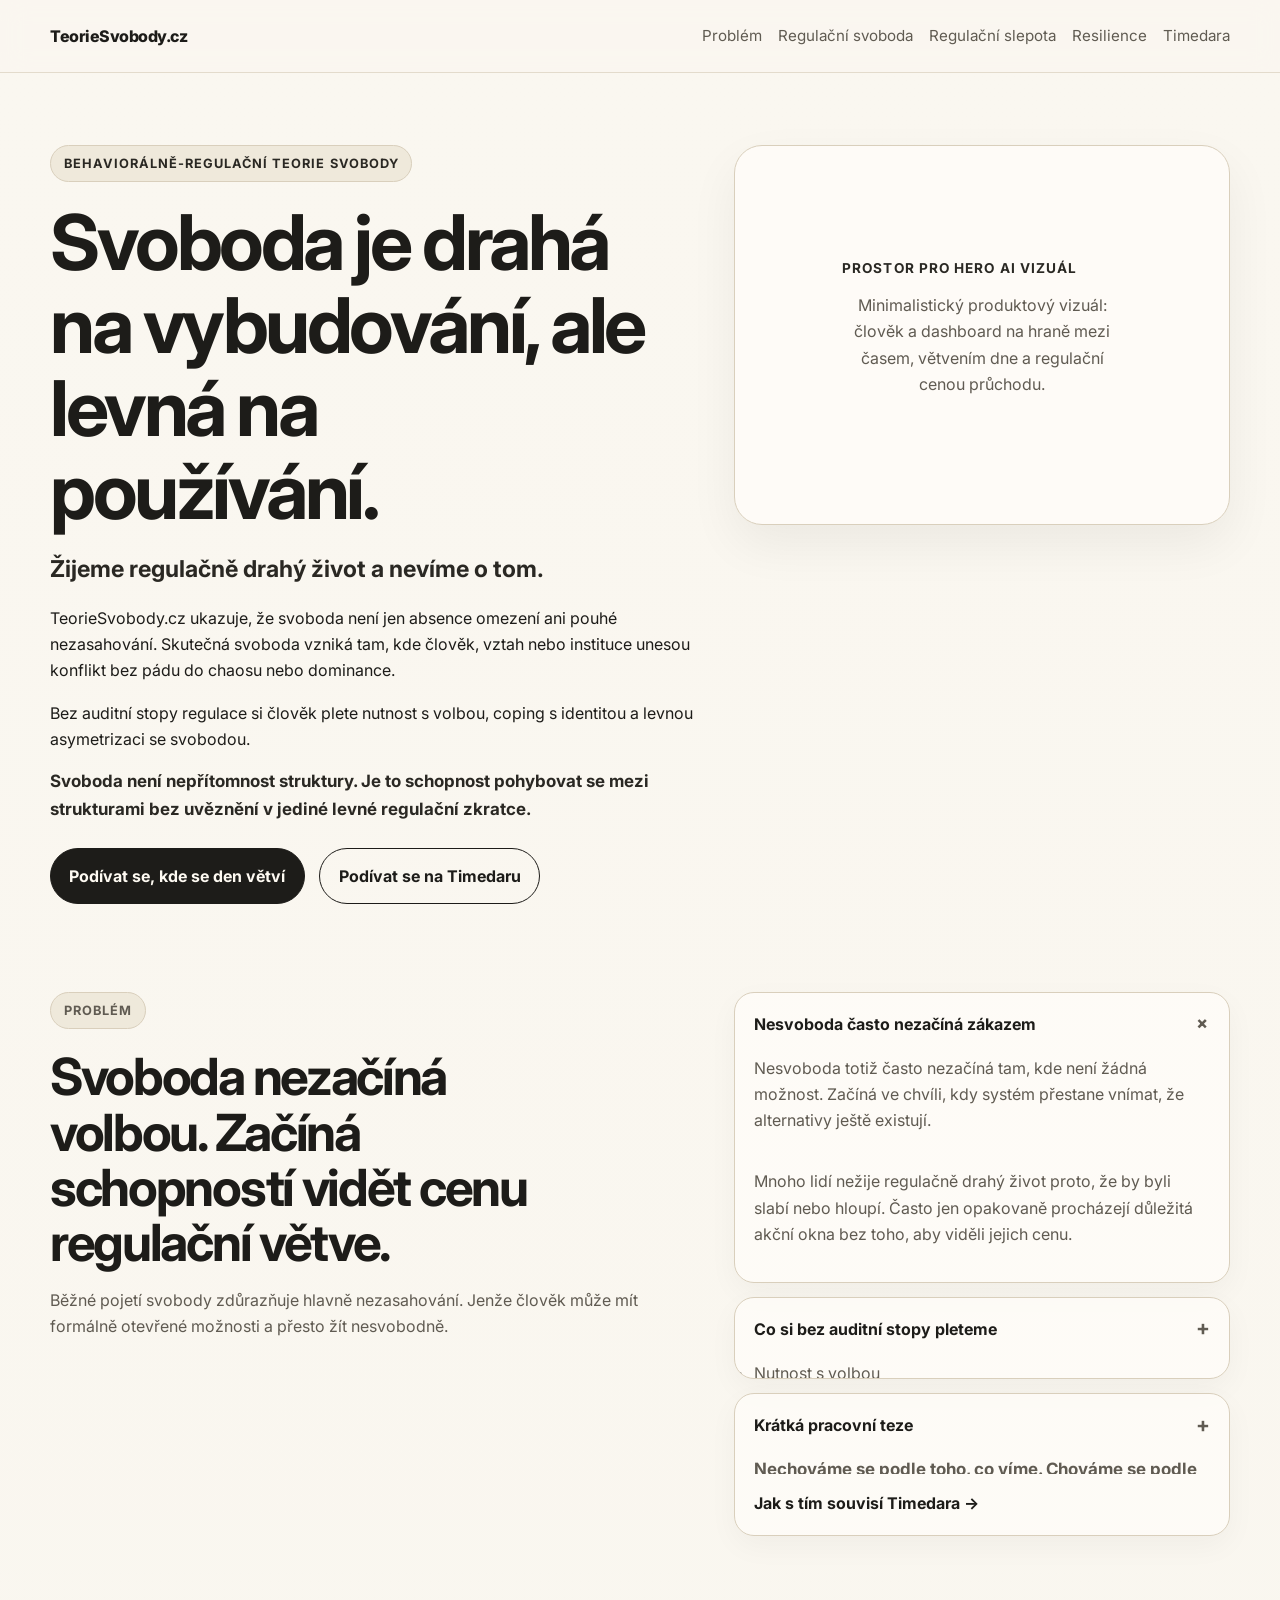
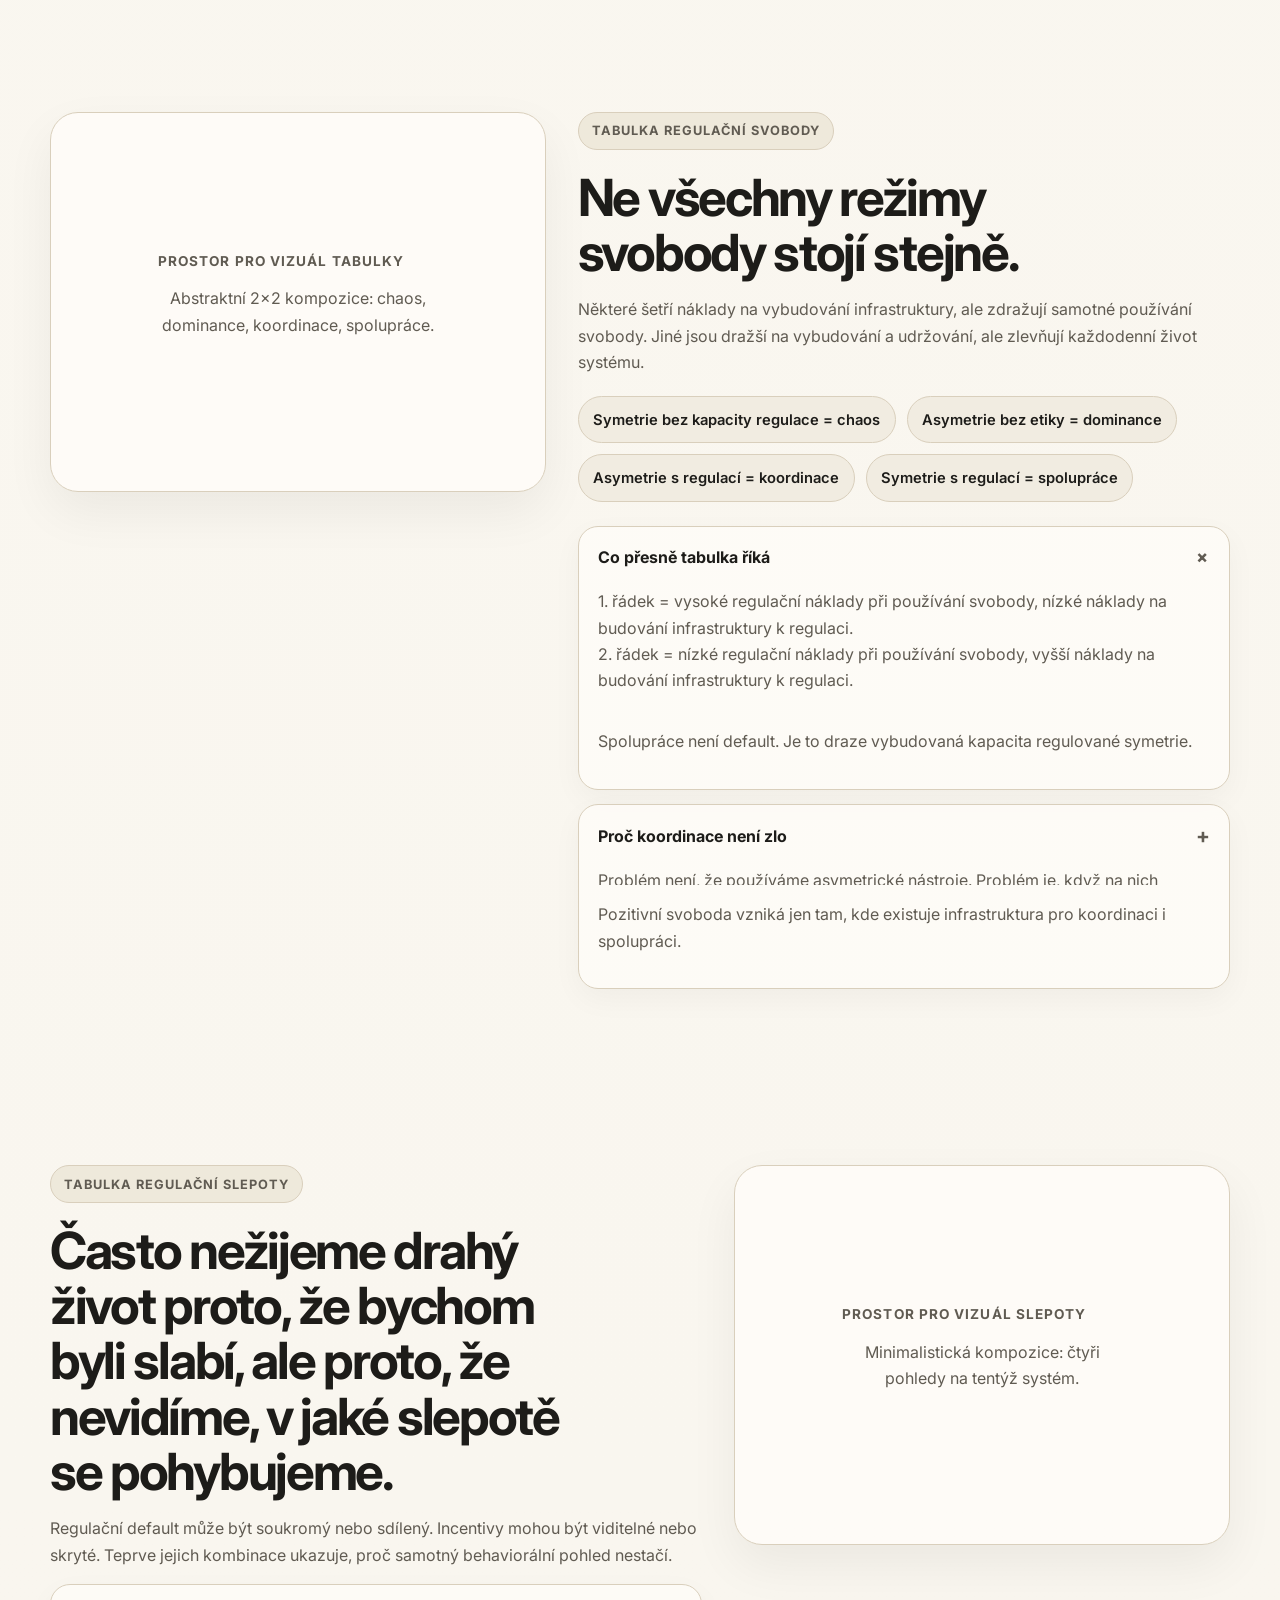
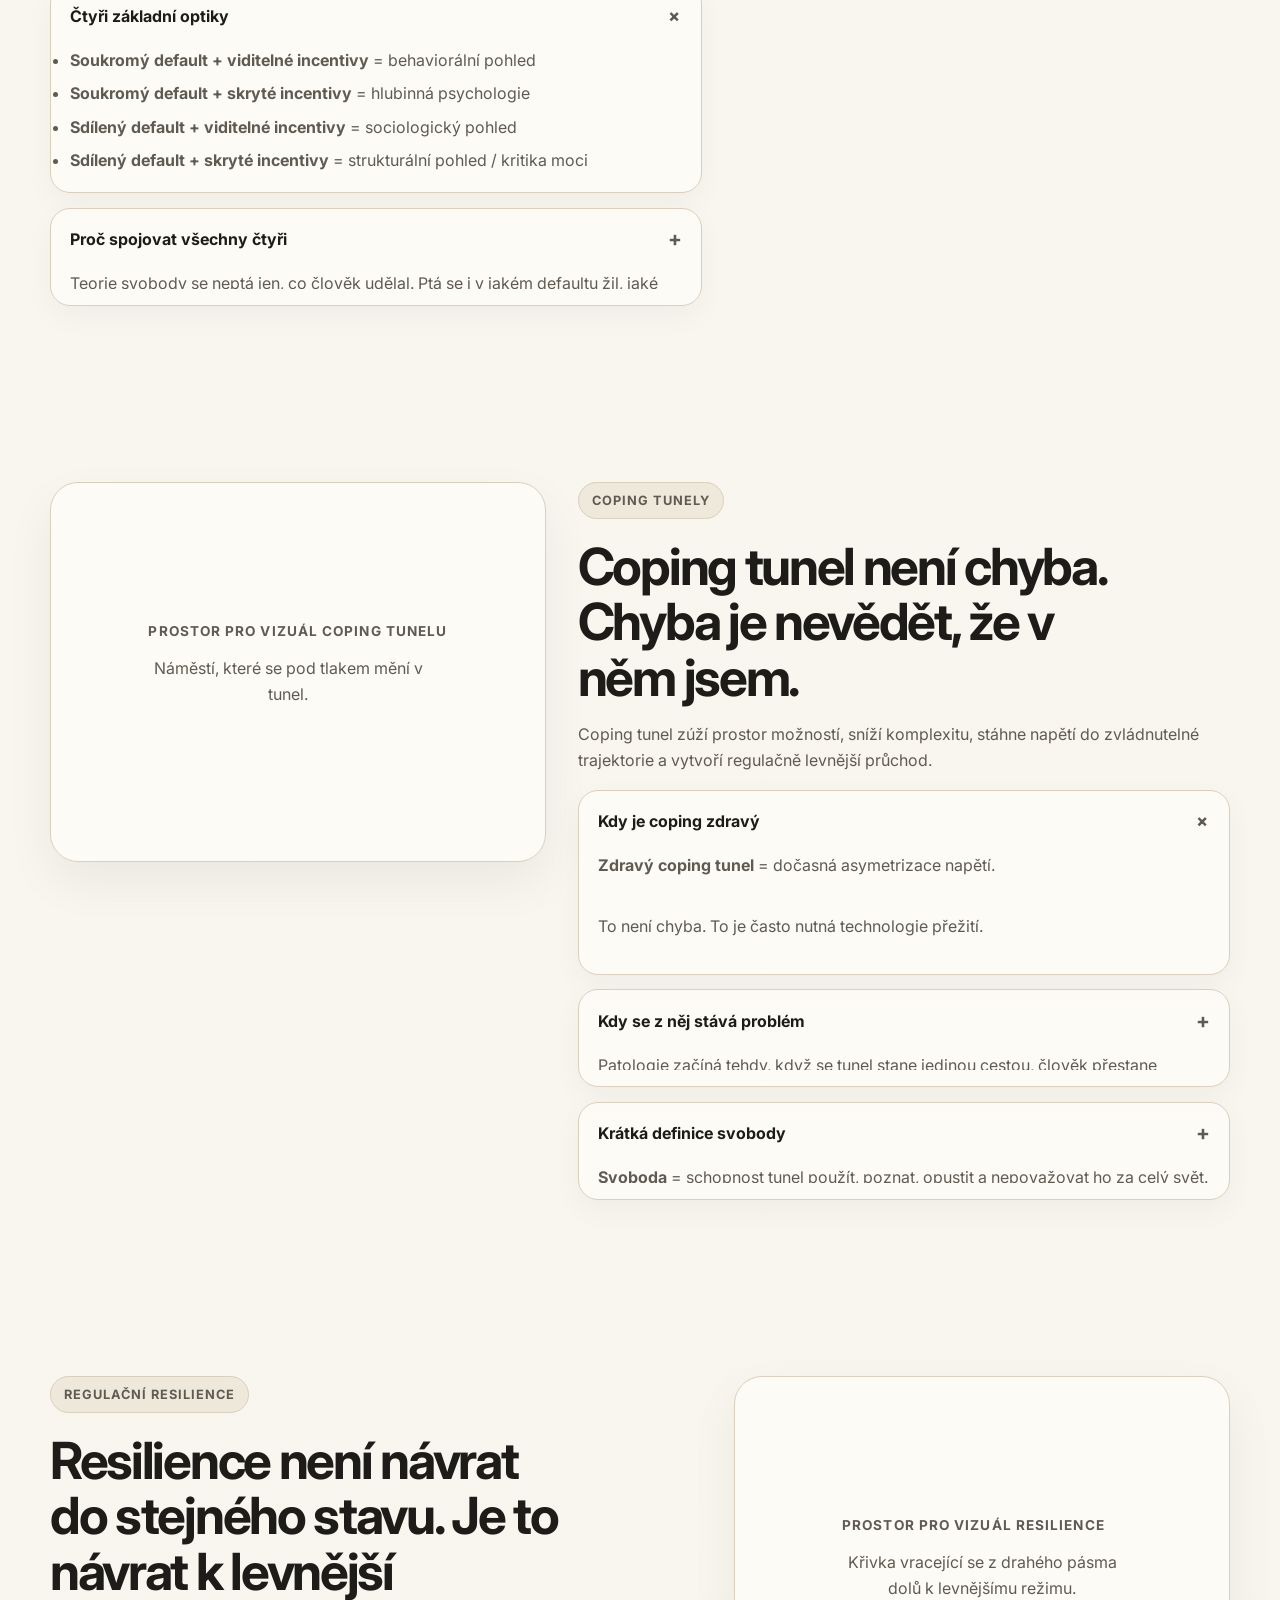
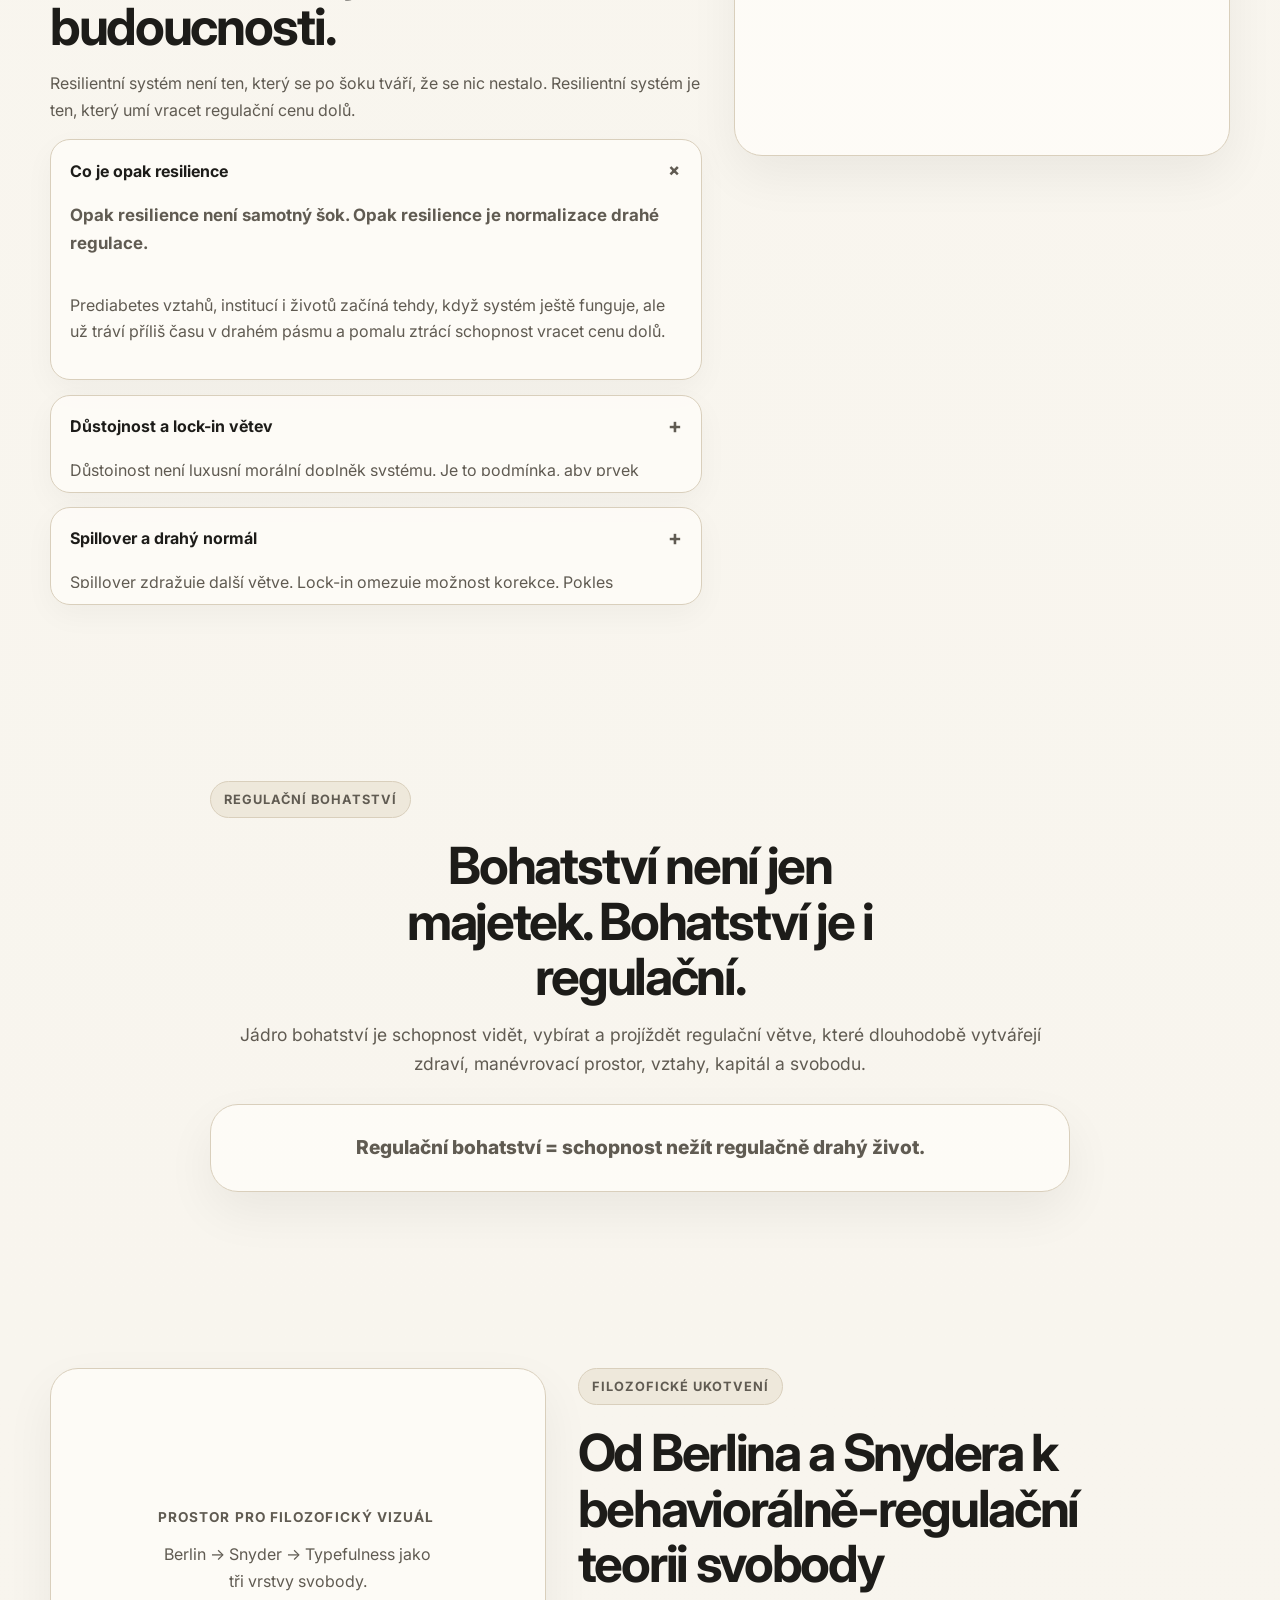
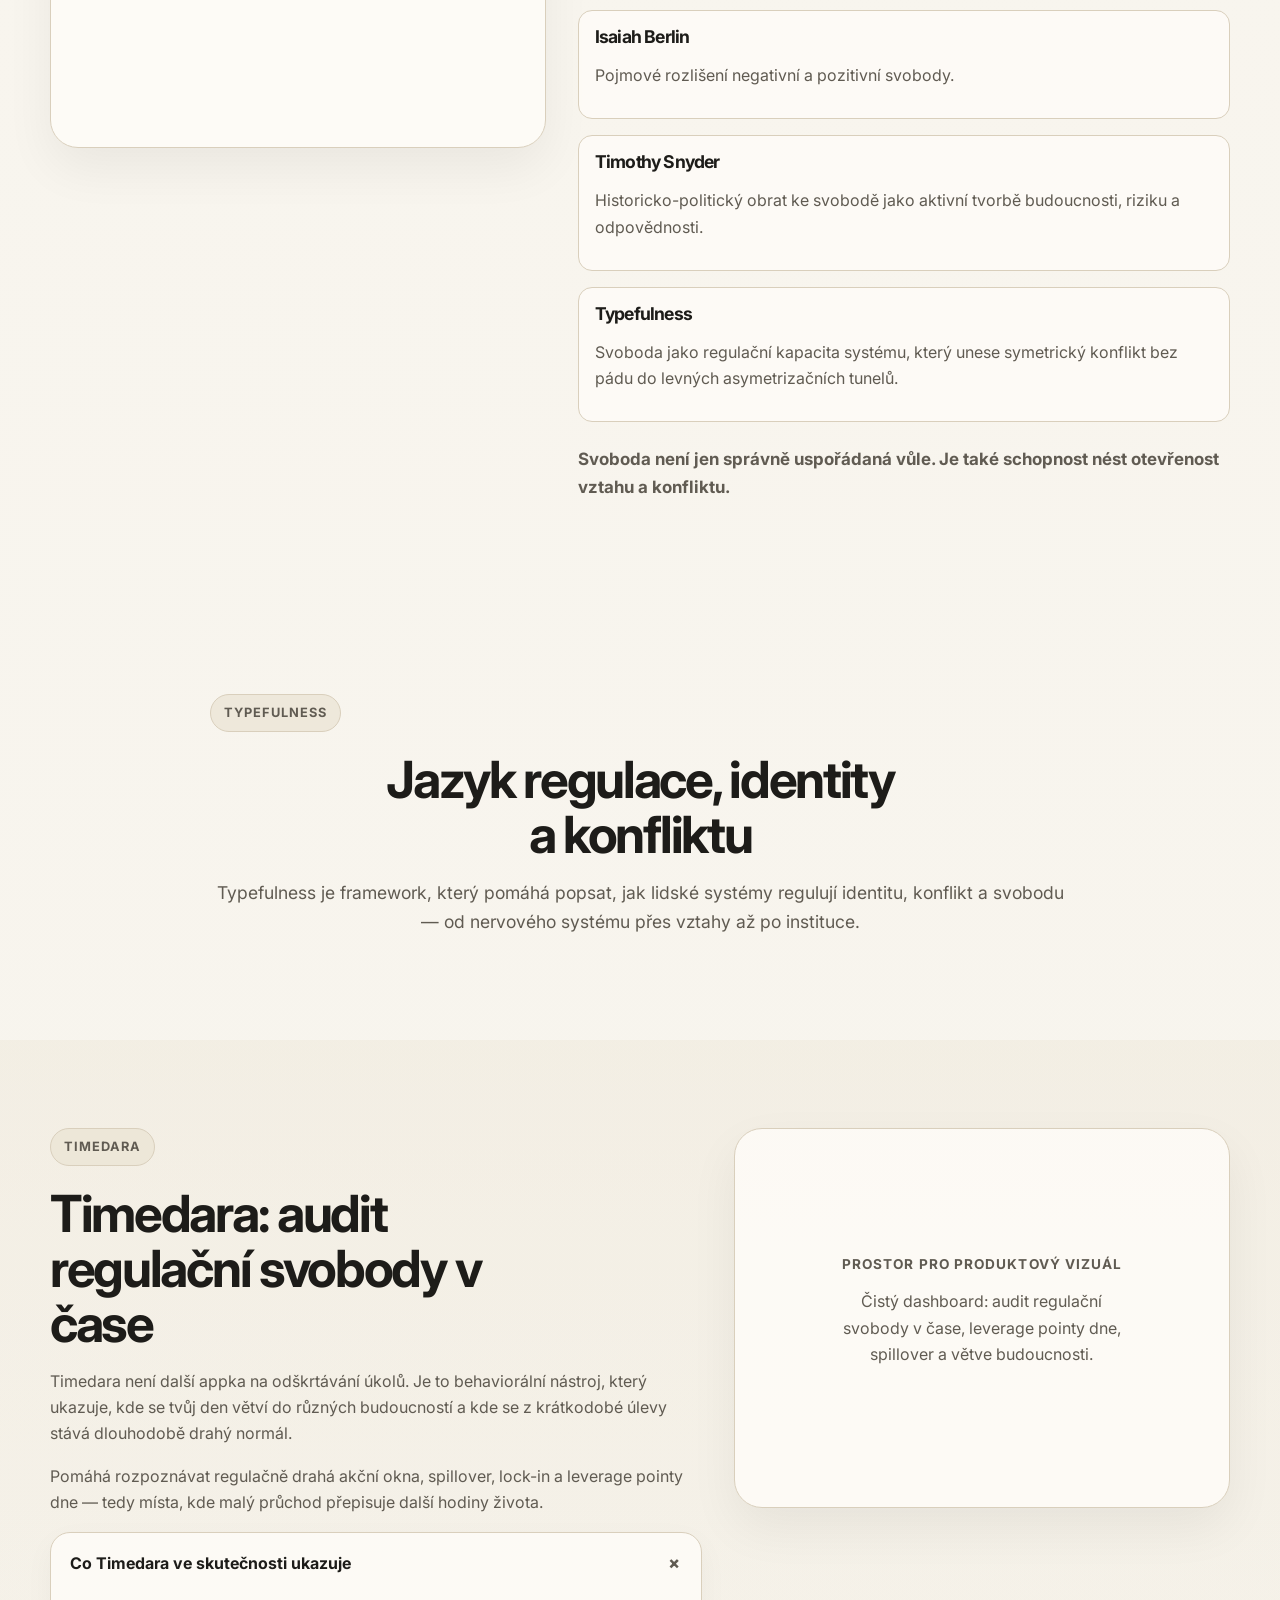
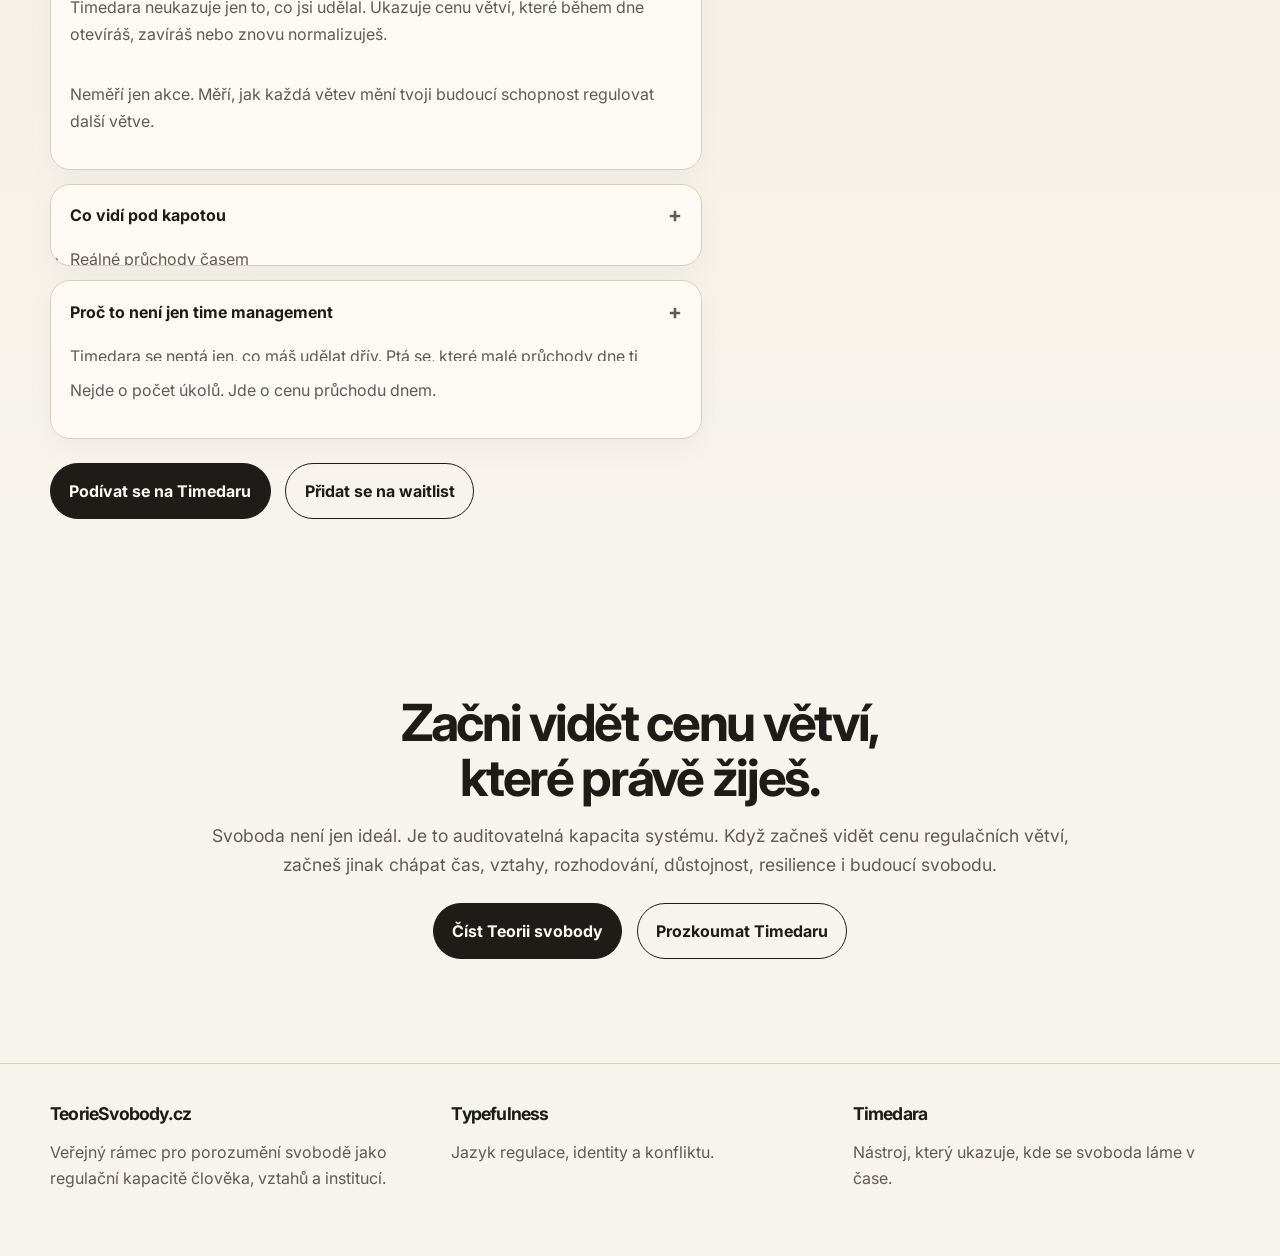
<file: Teoriesvobody_index.html>
<!DOCTYPE html>
<html lang="cs">
<head>
  <meta charset="UTF-8" />
  <meta name="viewport" content="width=device-width, initial-scale=1.0" />
  <title>TeorieSvobody.cz</title>
  <meta name="description" content="Teorie svobody jako behaviorálně-regulační rámec: regulační svoboda, regulační slepota, coping tunely, resilience a Timedara jako audit regulační svobody v čase." />
  <link rel="preconnect" href="https://fonts.googleapis.com">
  <link rel="preconnect" href="https://fonts.gstatic.com" crossorigin>
  <link href="https://fonts.googleapis.com/css2?family=Inter:wght@400;500;600;700;800&display=swap" rel="stylesheet">
  <link rel="stylesheet" href="TeorieSvobody.cz_css_timedara.css" />
</head>
<body>
  <header class="site-header">
    <div class="container nav-wrap">
      <a href="#top" class="brand">TeorieSvobody.cz</a>
      <nav class="top-nav" aria-label="Hlavní navigace">
        <a href="#problem">Problém</a>
        <a href="#freedom-table">Regulační svoboda</a>
        <a href="#blindness-table">Regulační slepota</a>
        <a href="#resilience">Resilience</a>
        <a href="#timedara">Timedara</a>
      </nav>
    </div>
  </header>

  <main id="top">
    <section class="hero section-first">
      <div class="container hero-grid">
        <div class="hero-copy">
          <p class="eyebrow">Behaviorálně-regulační teorie svobody</p>
          <h1>Svoboda je drahá na vybudování, ale levná na používání.</h1>
          <p class="hero-lead">Žijeme regulačně drahý život a nevíme o tom.</p>
          <p>
            TeorieSvobody.cz ukazuje, že svoboda není jen absence omezení ani pouhé nezasahování.
            Skutečná svoboda vzniká tam, kde člověk, vztah nebo instituce unesou konflikt bez pádu do chaosu nebo dominance.
          </p>
          <p>
            Bez auditní stopy regulace si člověk plete nutnost s volbou, coping s identitou a levnou asymetrizaci se svobodou.
          </p>
          <p class="hero-strong">
            Svoboda není nepřítomnost struktury. Je to schopnost pohybovat se mezi strukturami bez uvěznění v jediné levné regulační zkratce.
          </p>
          <div class="cta-row">
            <a class="btn btn-primary" href="#problem">Podívat se, kde se den větví</a>
            <a class="btn btn-secondary" href="#timedara">Podívat se na Timedaru</a>
          </div>
        </div>
        <aside class="visual-card image-placeholder hero-visual" aria-label="Prostor pro AI obrázek">
          <div>
            <p class="placeholder-label">Prostor pro hero AI vizuál</p>
            <p class="placeholder-note">Minimalistický produktový vizuál: člověk a dashboard na hraně mezi časem, větvením dne a regulační cenou průchodu.</p>
          </div>
        </aside>
      </div>
    </section>

    <section class="section" id="problem">
      <div class="container section-grid">
        <div class="section-heading">
          <p class="section-kicker">Problém</p>
          <h2>Svoboda nezačíná volbou. Začíná schopností vidět cenu regulační větve.</h2>
          <p>
            Běžné pojetí svobody zdůrazňuje hlavně nezasahování. Jenže člověk může mít formálně otevřené možnosti a přesto žít nesvobodně.
          </p>
        </div>
        <div class="accordion-stack" data-accordion>
          <article class="accordion-item open">
            <button class="accordion-trigger" type="button" aria-expanded="true">
              <span>Nesvoboda často nezačíná zákazem</span>
              <span class="accordion-icon">+</span>
            </button>
            <div class="accordion-panel">
              <p>
                Nesvoboda totiž často nezačíná tam, kde není žádná možnost. Začíná ve chvíli, kdy systém přestane vnímat, že alternativy ještě existují.
              </p>
              <p>
                Mnoho lidí nežije regulačně drahý život proto, že by byli slabí nebo hloupí. Často jen opakovaně procházejí důležitá akční okna bez toho, aby viděli jejich cenu.
              </p>
            </div>
          </article>

          <article class="accordion-item">
            <button class="accordion-trigger" type="button" aria-expanded="false">
              <span>Co si bez auditní stopy pleteme</span>
              <span class="accordion-icon">+</span>
            </button>
            <div class="accordion-panel">
              <ul>
                <li>Nutnost s volbou</li>
                <li>Coping s identitou</li>
                <li>Dominanci s řádem</li>
                <li>Chaos s autenticitou</li>
                <li>Levnou asymetrizaci se svobodou</li>
              </ul>
            </div>
          </article>

          <article class="accordion-item">
            <button class="accordion-trigger" type="button" aria-expanded="false">
              <span>Krátká pracovní teze</span>
              <span class="accordion-icon">+</span>
            </button>
            <div class="accordion-panel">
              <p class="quote-line">Nechováme se podle toho, co víme. Chováme se podle toho, co jsme znormalizovali.</p>
              <a class="text-link" href="#timedara">Jak s tím souvisí Timedara →</a>
            </div>
          </article>
        </div>
      </div>
    </section>

    <section class="section" id="freedom-table">
      <div class="container section-grid reverse">
        <aside class="visual-card image-placeholder" aria-label="Prostor pro AI obrázek">
          <div>
            <p class="placeholder-label">Prostor pro vizuál tabulky</p>
            <p class="placeholder-note">Abstraktní 2×2 kompozice: chaos, dominance, koordinace, spolupráce.</p>
          </div>
        </aside>
        <div>
          <p class="section-kicker">Tabulka regulační svobody</p>
          <h2>Ne všechny režimy svobody stojí stejně.</h2>
          <p>
            Některé šetří náklady na vybudování infrastruktury, ale zdražují samotné používání svobody. Jiné jsou dražší na vybudování a udržování, ale zlevňují každodenní život systému.
          </p>
          <div class="chips-row">
            <span class="chip">Symetrie bez kapacity regulace = chaos</span>
            <span class="chip">Asymetrie bez etiky = dominance</span>
            <span class="chip">Asymetrie s regulací = koordinace</span>
            <span class="chip">Symetrie s regulací = spolupráce</span>
          </div>

          <div class="accordion-stack" data-accordion>
            <article class="accordion-item open">
              <button class="accordion-trigger" type="button" aria-expanded="true">
                <span>Co přesně tabulka říká</span>
                <span class="accordion-icon">+</span>
              </button>
              <div class="accordion-panel">
                <p>
                  1. řádek = vysoké regulační náklady při používání svobody, nízké náklady na budování infrastruktury k regulaci.<br>
                  2. řádek = nízké regulační náklady při používání svobody, vyšší náklady na budování infrastruktury k regulaci.
                </p>
                <p>
                  Spolupráce není default. Je to draze vybudovaná kapacita regulované symetrie.
                </p>
              </div>
            </article>

            <article class="accordion-item">
              <button class="accordion-trigger" type="button" aria-expanded="false">
                <span>Proč koordinace není zlo</span>
                <span class="accordion-icon">+</span>
              </button>
              <div class="accordion-panel">
                <p>
                  Problém není, že používáme asymetrické nástroje. Problém je, když na nich vznikne závislost a vydáváme ji za svobodu.
                </p>
                <p>
                  Pozitivní svoboda vzniká jen tam, kde existuje infrastruktura pro koordinaci i spolupráci.
                </p>
              </div>
            </article>
          </div>
        </div>
      </div>
    </section>

    <section class="section" id="blindness-table">
      <div class="container section-grid">
        <div>
          <p class="section-kicker">Tabulka regulační slepoty</p>
          <h2>Často nežijeme drahý život proto, že bychom byli slabí, ale proto, že nevidíme, v jaké slepotě se pohybujeme.</h2>
          <p>
            Regulační default může být soukromý nebo sdílený. Incentivy mohou být viditelné nebo skryté. Teprve jejich kombinace ukazuje, proč samotný behaviorální pohled nestačí.
          </p>
          <div class="accordion-stack" data-accordion>
            <article class="accordion-item open">
              <button class="accordion-trigger" type="button" aria-expanded="true">
                <span>Čtyři základní optiky</span>
                <span class="accordion-icon">+</span>
              </button>
              <div class="accordion-panel">
                <ul>
                  <li><strong>Soukromý default + viditelné incentivy</strong> = behaviorální pohled</li>
                  <li><strong>Soukromý default + skryté incentivy</strong> = hlubinná psychologie</li>
                  <li><strong>Sdílený default + viditelné incentivy</strong> = sociologický pohled</li>
                  <li><strong>Sdílený default + skryté incentivy</strong> = strukturální pohled / kritika moci</li>
                </ul>
              </div>
            </article>

            <article class="accordion-item">
              <button class="accordion-trigger" type="button" aria-expanded="false">
                <span>Proč spojovat všechny čtyři</span>
                <span class="accordion-icon">+</span>
              </button>
              <div class="accordion-panel">
                <p>
                  Teorie svobody se neptá jen, co člověk udělal. Ptá se i v jakém defaultu žil, jaké incentivy byly aktivní, co bylo viditelné a co už bylo tak normalizované, že to přestalo být vnímáno jako hra.
                </p>
              </div>
            </article>
          </div>
        </div>
        <aside class="visual-card image-placeholder" aria-label="Prostor pro AI obrázek">
          <div>
            <p class="placeholder-label">Prostor pro vizuál slepoty</p>
            <p class="placeholder-note">Minimalistická kompozice: čtyři pohledy na tentýž systém.</p>
          </div>
        </aside>
      </div>
    </section>

    <section class="section" id="coping">
      <div class="container section-grid reverse">
        <aside class="visual-card image-placeholder" aria-label="Prostor pro AI obrázek">
          <div>
            <p class="placeholder-label">Prostor pro vizuál coping tunelu</p>
            <p class="placeholder-note">Náměstí, které se pod tlakem mění v tunel.</p>
          </div>
        </aside>
        <div>
          <p class="section-kicker">Coping tunely</p>
          <h2>Coping tunel není chyba. Chyba je nevědět, že v něm jsem.</h2>
          <p>
            Coping tunel zúží prostor možností, sníží komplexitu, stáhne napětí do zvládnutelné trajektorie a vytvoří regulačně levnější průchod.
          </p>
          <div class="accordion-stack" data-accordion>
            <article class="accordion-item open">
              <button class="accordion-trigger" type="button" aria-expanded="true">
                <span>Kdy je coping zdravý</span>
                <span class="accordion-icon">+</span>
              </button>
              <div class="accordion-panel">
                <p><strong>Zdravý coping tunel</strong> = dočasná asymetrizace napětí.</p>
                <p>To není chyba. To je často nutná technologie přežití.</p>
              </div>
            </article>

            <article class="accordion-item">
              <button class="accordion-trigger" type="button" aria-expanded="false">
                <span>Kdy se z něj stává problém</span>
                <span class="accordion-icon">+</span>
              </button>
              <div class="accordion-panel">
                <p>
                  Patologie začíná tehdy, když se tunel stane jedinou cestou, člověk přestane vnímat, že jde o tunel, a z regulace se stane <strong>závislá infrastruktura identity</strong>.
                </p>
              </div>
            </article>

            <article class="accordion-item">
              <button class="accordion-trigger" type="button" aria-expanded="false">
                <span>Krátká definice svobody</span>
                <span class="accordion-icon">+</span>
              </button>
              <div class="accordion-panel">
                <p><strong>Svoboda</strong> = schopnost tunel použít, poznat, opustit a nepovažovat ho za celý svět.</p>
              </div>
            </article>
          </div>
        </div>
      </div>
    </section>

    <section class="section" id="resilience">
      <div class="container section-grid">
        <div>
          <p class="section-kicker">Regulační resilience</p>
          <h2>Resilience není návrat do stejného stavu. Je to návrat k levnější budoucnosti.</h2>
          <p>
            Resilientní systém není ten, který se po šoku tváří, že se nic nestalo. Resilientní systém je ten, který umí vracet regulační cenu dolů.
          </p>
          <div class="accordion-stack" data-accordion>
            <article class="accordion-item open">
              <button class="accordion-trigger" type="button" aria-expanded="true">
                <span>Co je opak resilience</span>
                <span class="accordion-icon">+</span>
              </button>
              <div class="accordion-panel">
                <p class="quote-line">Opak resilience není samotný šok. Opak resilience je normalizace drahé regulace.</p>
                <p>
                  Prediabetes vztahů, institucí i životů začíná tehdy, když systém ještě funguje, ale už tráví příliš času v drahém pásmu a pomalu ztrácí schopnost vracet cenu dolů.
                </p>
              </div>
            </article>

            <article class="accordion-item">
              <button class="accordion-trigger" type="button" aria-expanded="false">
                <span>Důstojnost a lock-in větev</span>
                <span class="accordion-icon">+</span>
              </button>
              <div class="accordion-panel">
                <p>
                  Důstojnost není luxusní morální doplněk systému. Je to podmínka, aby prvek unesl průchod dočasně lock-in větví bez předčasného rozpadu.
                </p>
              </div>
            </article>

            <article class="accordion-item">
              <button class="accordion-trigger" type="button" aria-expanded="false">
                <span>Spillover a drahý normál</span>
                <span class="accordion-icon">+</span>
              </button>
              <div class="accordion-panel">
                <p>
                  Spillover zdražuje další větve. Lock-in omezuje možnost korekce. Pokles důstojnosti snižuje ochotu větev vydržet. Právě tato kombinace vyrábí nový drahý normál.
                </p>
              </div>
            </article>
          </div>
        </div>
        <aside class="visual-card image-placeholder" aria-label="Prostor pro AI obrázek">
          <div>
            <p class="placeholder-label">Prostor pro vizuál resilience</p>
            <p class="placeholder-note">Křivka vracející se z drahého pásma dolů k levnějšímu režimu.</p>
          </div>
        </aside>
      </div>
    </section>

    <section class="section" id="wealth">
      <div class="container narrow">
        <p class="section-kicker center">Regulační bohatství</p>
        <h2 class="center">Bohatství není jen majetek. Bohatství je i regulační.</h2>
        <p class="center lead-narrow">
          Jádro bohatství je schopnost vidět, vybírat a projíždět regulační větve, které dlouhodobě vytvářejí zdraví, manévrovací prostor, vztahy, kapitál a svobodu.
        </p>
        <div class="quote-box">
          <p>Regulační bohatství = schopnost nežít regulačně drahý život.</p>
        </div>
      </div>
    </section>

    <section class="section" id="lineage">
      <div class="container section-grid reverse">
        <aside class="visual-card image-placeholder" aria-label="Prostor pro AI obrázek">
          <div>
            <p class="placeholder-label">Prostor pro filozofický vizuál</p>
            <p class="placeholder-note">Berlin → Snyder → Typefulness jako tři vrstvy svobody.</p>
          </div>
        </aside>
        <div>
          <p class="section-kicker">Filozofické ukotvení</p>
          <h2>Od Berlina a Snydera k behaviorálně-regulační teorii svobody</h2>
          <div class="lineage-list">
            <div>
              <h3>Isaiah Berlin</h3>
              <p>Pojmové rozlišení negativní a pozitivní svobody.</p>
            </div>
            <div>
              <h3>Timothy Snyder</h3>
              <p>Historicko-politický obrat ke svobodě jako aktivní tvorbě budoucnosti, riziku a odpovědnosti.</p>
            </div>
            <div>
              <h3>Typefulness</h3>
              <p>Svoboda jako regulační kapacita systému, který unese symetrický konflikt bez pádu do levných asymetrizačních tunelů.</p>
            </div>
          </div>
          <p class="quote-line">
            Svoboda není jen správně uspořádaná vůle. Je také schopnost nést otevřenost vztahu a konfliktu.
          </p>
        </div>
      </div>
    </section>

    <section class="section" id="typefulness">
      <div class="container narrow">
        <p class="section-kicker center">Typefulness</p>
        <h2 class="center">Jazyk regulace, identity a konfliktu</h2>
        <p class="center lead-narrow">
          Typefulness je framework, který pomáhá popsat, jak lidské systémy regulují identitu, konflikt a svobodu — od nervového systému přes vztahy až po instituce.
        </p>
      </div>
    </section>

    <section class="section section-highlight" id="timedara">
      <div class="container section-grid">
        <div>
          <p class="section-kicker">Timedara</p>
          <h2>Timedara: audit regulační svobody v čase</h2>
          <p>
            Timedara není další appka na odškrtávání úkolů. Je to behaviorální nástroj, který ukazuje, kde se tvůj den větví do různých budoucností a kde se z krátkodobé úlevy stává dlouhodobě drahý normál.
          </p>
          <p>
            Pomáhá rozpoznávat regulačně drahá akční okna, spillover, lock-in a leverage pointy dne — tedy místa, kde malý průchod přepisuje další hodiny života.
          </p>
          <div class="accordion-stack" data-accordion>
            <article class="accordion-item open">
              <button class="accordion-trigger" type="button" aria-expanded="true">
                <span>Co Timedara ve skutečnosti ukazuje</span>
                <span class="accordion-icon">+</span>
              </button>
              <div class="accordion-panel">
                <p>
                  Timedara neukazuje jen to, co jsi udělal. Ukazuje cenu větví, které během dne otevíráš, zavíráš nebo znovu normalizuješ.
                </p>
                <p>
                  Neměří jen akce. Měří, jak každá větev mění tvoji budoucí schopnost regulovat další větve.
                </p>
              </div>
            </article>
            <article class="accordion-item">
              <button class="accordion-trigger" type="button" aria-expanded="false">
                <span>Co vidí pod kapotou</span>
                <span class="accordion-icon">+</span>
              </button>
              <div class="accordion-panel">
                <ul>
                  <li>Reálné průchody časem</li>
                  <li>Opakující se bifurkační body</li>
                  <li>Leverage pointy dne</li>
                  <li>Spillover a lock-in</li>
                  <li>Rozpor mezi tím, co je znormalizované, a tím, co je regulačně levné</li>
                </ul>
              </div>
            </article>
            <article class="accordion-item">
              <button class="accordion-trigger" type="button" aria-expanded="false">
                <span>Proč to není jen time management</span>
                <span class="accordion-icon">+</span>
              </button>
              <div class="accordion-panel">
                <p>
                  Timedara se neptá jen, co máš udělat dřív. Ptá se, které malé průchody dne ti zdražují budoucí hodiny, vztahy, energii a manévrovací prostor.
                </p>
                <p>
                  Nejde o počet úkolů. Jde o cenu průchodu dnem.
                </p>
              </div>
            </article>
          </div>
          <div class="cta-row">
            <a class="btn btn-primary" href="#">Podívat se na Timedaru</a>
            <a class="btn btn-secondary" href="#">Přidat se na waitlist</a>
          </div>
        </div>
        <aside class="visual-card image-placeholder" aria-label="Prostor pro AI obrázek">
          <div>
            <p class="placeholder-label">Prostor pro produktový vizuál</p>
            <p class="placeholder-note">Čistý dashboard: audit regulační svobody v čase, leverage pointy dne, spillover a větve budoucnosti.</p>
          </div>
        </aside>
      </div>
    </section>

    <section class="section closing-section">
      <div class="container narrow">
        <h2 class="center">Začni vidět cenu větví, které právě žiješ.</h2>
        <p class="center lead-narrow">
          Svoboda není jen ideál. Je to auditovatelná kapacita systému. Když začneš vidět cenu regulačních větví, začneš jinak chápat čas, vztahy, rozhodování, důstojnost, resilience i budoucí svobodu.
        </p>
        <div class="cta-row center-row">
          <a class="btn btn-primary" href="#">Číst Teorii svobody</a>
          <a class="btn btn-secondary" href="#timedara">Prozkoumat Timedaru</a>
        </div>
      </div>
    </section>
  </main>

  <footer class="site-footer">
    <div class="container footer-grid">
      <div>
        <h3>TeorieSvobody.cz</h3>
        <p>Veřejný rámec pro porozumění svobodě jako regulační kapacitě člověka, vztahů a institucí.</p>
      </div>
      <div>
        <h3>Typefulness</h3>
        <p>Jazyk regulace, identity a konfliktu.</p>
      </div>
      <div>
        <h3>Timedara</h3>
        <p>Nástroj, který ukazuje, kde se svoboda láme v čase.</p>
      </div>
    </div>
  </footer>

  <script>
    document.querySelectorAll('[data-accordion]').forEach((accordion) => {
      const items = accordion.querySelectorAll('.accordion-item');

      items.forEach((item) => {
        const button = item.querySelector('.accordion-trigger');
        button.addEventListener('click', () => {
          const isOpen = item.classList.contains('open');

          items.forEach((otherItem) => {
            otherItem.classList.remove('open');
            const otherButton = otherItem.querySelector('.accordion-trigger');
            otherButton.setAttribute('aria-expanded', 'false');
          });

          if (!isOpen) {
            item.classList.add('open');
            button.setAttribute('aria-expanded', 'true');
          }
        });
      });
    });
  </script>
</body>
</html>
</file>
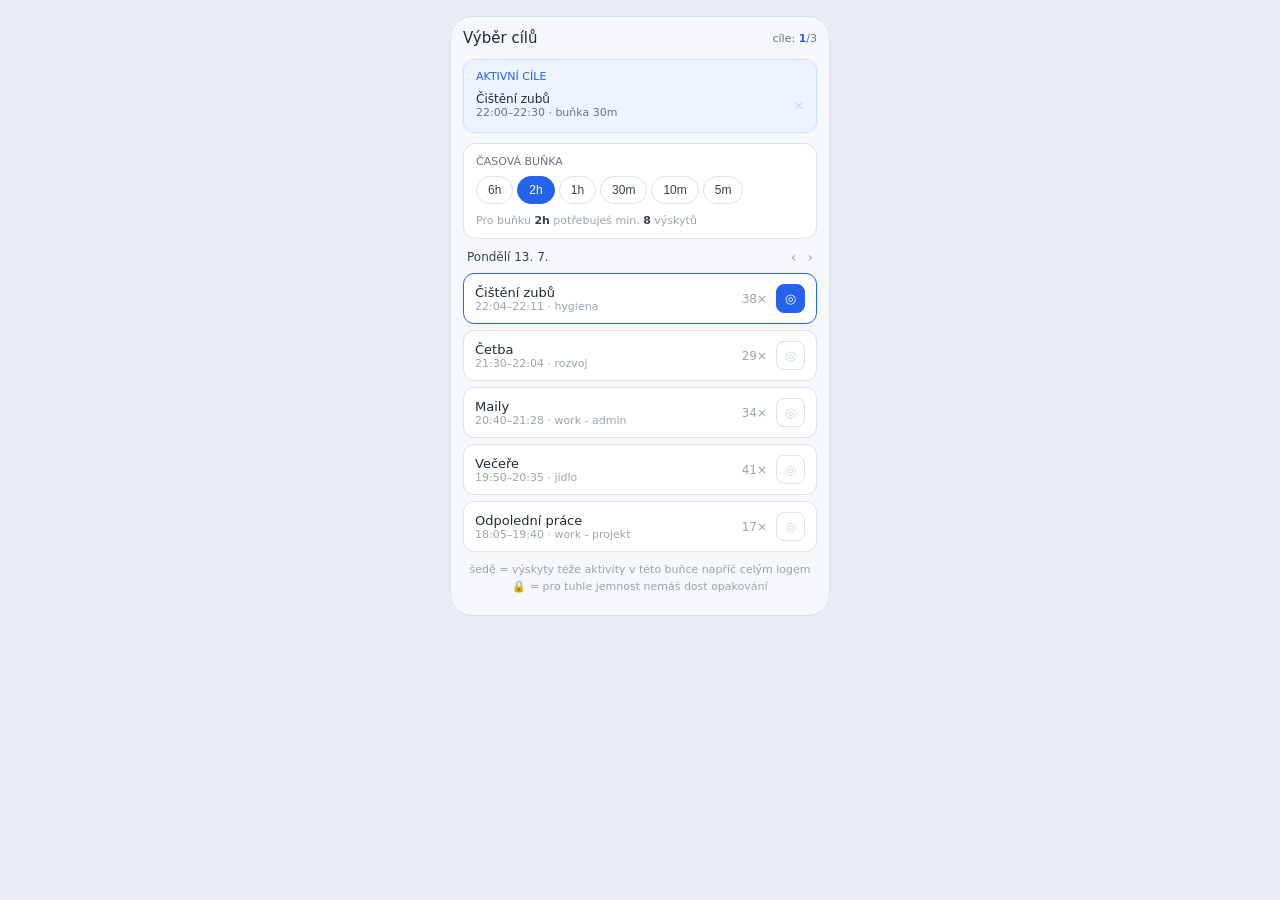
<file: dbci/mockup_cile.html>
<!DOCTYPE html>
<html lang="cs">
<head>
<meta charset="UTF-8">
<meta name="viewport" content="width=device-width, initial-scale=1.0">
<title>dBCI — výběr cíle (mockup)</title>
<style>
  * { box-sizing:border-box; -webkit-tap-highlight-color:transparent; }
  body { margin:0; background:#e8ecf3; font-family:system-ui,-apple-system,"Segoe UI",Roboto,sans-serif; padding:16px; }
  .phone { max-width:380px; margin:0 auto; background:#f5f7fb; border-radius:22px; padding:12px; border:1px solid #dbe2ea; min-height:600px; }
  .top { display:flex; align-items:center; justify-content:space-between; margin-bottom:12px; }
  .t { font-size:15px; font-weight:500; color:#1f2937; }
  .cnt { font-size:11px; color:#6b7280; }
  .cnt b { color:#2563eb; }
  .x { color:#9ca3af; cursor:pointer; }
  .card { background:#fff; border:1px solid #dbe2ea; border-radius:12px; padding:11px 12px; margin-bottom:10px; }
  .lbl { font-size:11px; color:#6b7280; margin-bottom:8px; }
  .gs { display:flex; gap:4px; overflow-x:auto; padding-bottom:2px; }
  .g { flex-shrink:0; padding:6px 11px; border-radius:14px; border:1px solid #dbe2ea; background:#fff; font-size:12px; color:#374151; cursor:pointer; }
  .g.on { background:#2563eb; color:#fff; border-color:#2563eb; }
  .need { font-size:11px; color:#9ca3af; margin-top:8px; }
  .need b { color:#374151; }
  .day { display:flex; align-items:center; justify-content:space-between; padding:0 4px 8px; }
  .dl { font-size:12px; font-weight:500; color:#374151; }
  .nav { display:flex; gap:11px; color:#9ca3af; font-size:14px; }
  .nav span { cursor:pointer; }
  .row { display:flex; align-items:center; gap:9px; background:#fff; border:1px solid #dbe2ea; border-radius:11px; padding:10px 11px; margin-bottom:6px; }
  .row.sel { border-color:#2563eb; }
  .nm { font-size:13px; color:#1f2937; }
  .sb { font-size:11px; color:#9ca3af; }
  .oc { font-size:12px; font-variant-numeric:tabular-nums; }
  .tg { width:29px; height:29px; border-radius:8px; border:1px solid #dbe2ea; background:#fff; color:#cbd5e1; font-size:13px; cursor:pointer; flex:0 0 29px; }
  .tg.on { background:#2563eb; border-color:#2563eb; color:#fff; }
  .tg.lock { border:none; background:transparent; color:#e5e7eb; cursor:not-allowed; }
  .note { font-size:11px; color:#9ca3af; text-align:center; margin-top:10px; line-height:1.5; }
  .goals { background:#eef4ff; border:1px solid #cfe0fb; border-radius:11px; padding:10px 12px; margin-bottom:10px; }
  .gr { display:flex; justify-content:space-between; align-items:center; font-size:12px; padding:3px 0; }
  .gr .n { color:#1f2937; }
  .gr .p { color:#6b7280; font-size:11px; }
  .rm { color:#cbd5e1; cursor:pointer; }
</style>
</head>
<body>
<div class="phone">

  <div class="top">
    <span class="t">Výběr cílů</span>
    <span class="cnt">cíle: <b id="cn">1</b>/3</span>
  </div>

  <div class="goals" id="goals"></div>

  <div class="card">
    <div class="lbl">ČASOVÁ BUŇKA</div>
    <div class="gs" id="gs"></div>
    <div class="need" id="need"></div>
  </div>

  <div class="day">
    <span class="dl">Pondělí 13. 7.</span>
    <div class="nav"><span>‹</span><span>›</span></div>
  </div>

  <div id="log"></div>

  <div class="note">šedě = výskyty téže aktivity v této buňce napříč celým logem<br>🔒 = pro tuhle jemnost nemáš dost opakování</div>

</div>

<script>
var grans=[['6h',5],['2h',8],['1h',12],['30m',20],['10m',30],['5m',40]];
var gi=1;

var acts=[
  ['Čištění zubů','hygiena','22:04–22:11',{'6h':47,'2h':38,'1h':31,'30m':24,'10m':9,'5m':4}],
  ['Četba','rozvoj','21:30–22:04',{'6h':52,'2h':29,'1h':19,'30m':11,'10m':3,'5m':1}],
  ['Maily','work - admin','20:40–21:28',{'6h':61,'2h':34,'1h':24,'30m':13,'10m':5,'5m':2}],
  ['Večeře','jídlo','19:50–20:35',{'6h':58,'2h':41,'1h':26,'30m':18,'10m':7,'5m':3}],
  ['Odpolední práce','work - projekt','18:05–19:40',{'6h':44,'2h':17,'1h':7,'30m':4,'10m':1,'5m':0}]
];

var goals=[{n:'Čištění zubů',w:'22:00–22:30',g:'30m'}];

function drawG(){
  document.getElementById('gs').innerHTML = grans.map(function(x,i){
    return '<button class="g'+(i===gi?' on':'')+'" onclick="setG('+i+')">'+x[0]+'</button>';
  }).join('');
  document.getElementById('need').innerHTML = 'Pro buňku <b>'+grans[gi][0]+'</b> potřebuješ min. <b>'+grans[gi][1]+'</b> výskytů';
}
function setG(i){ gi=i; drawG(); drawLog(); }

function drawGoals(){
  var h='<div style="font-size:11px;color:#2563eb;margin-bottom:6px;">AKTIVNÍ CÍLE</div>';
  if(!goals.length) h+='<div style="font-size:12px;color:#9ca3af;">zatím žádný — vyber terčíkem níž</div>';
  goals.forEach(function(g,i){
    h+='<div class="gr"><div><span class="n">'+g.n+'</span><div class="p">'+g.w+' · buňka '+g.g+'</div></div>'
      +'<span class="rm" onclick="rm('+i+')">✕</span></div>';
  });
  document.getElementById('goals').innerHTML=h;
  document.getElementById('cn').textContent=goals.length;
}
function rm(i){ goals.splice(i,1); drawGoals(); drawLog(); }

function drawLog(){
  var need=grans[gi][1], key=grans[gi][0], h='';
  acts.forEach(function(a,i){
    var oc=a[3][key], ok=oc>=need, sel=goals.some(function(g){return g.n===a[0];});
    h+='<div class="row'+(sel?' sel':'')+'">'
      +'<div style="flex:1;min-width:0;"><div class="nm">'+a[0]+'</div><div class="sb">'+a[2]+' · '+a[1]+'</div></div>'
      +'<span class="oc" style="color:'+(ok?'#9ca3af':'#e5e7eb')+';">'+oc+'×</span>'
      + (ok ? '<button class="tg'+(sel?' on':'')+'" onclick="pick('+i+')">◎</button>'
            : '<button class="tg lock" title="málo výskytů">🔒</button>')
      +'</div>';
  });
  document.getElementById('log').innerHTML=h;
}
function pick(i){
  var a=acts[i], key=grans[gi][0];
  var ix=goals.findIndex(function(g){return g.n===a[0];});
  if(ix>=0){ goals.splice(ix,1); }
  else if(goals.length<3){
    goals.push({n:a[0], w:a[2].split('–')[0].slice(0,2)+':00–'+a[2].split('–')[0].slice(0,2)+':'+(key==='30m'?'30':'59'), g:key});
  } else { alert('max 3 cíle — nejdřív jeden odeber'); return; }
  drawGoals(); drawLog();
}

drawG(); drawGoals(); drawLog();
</script>
</body>
</html>
</file>
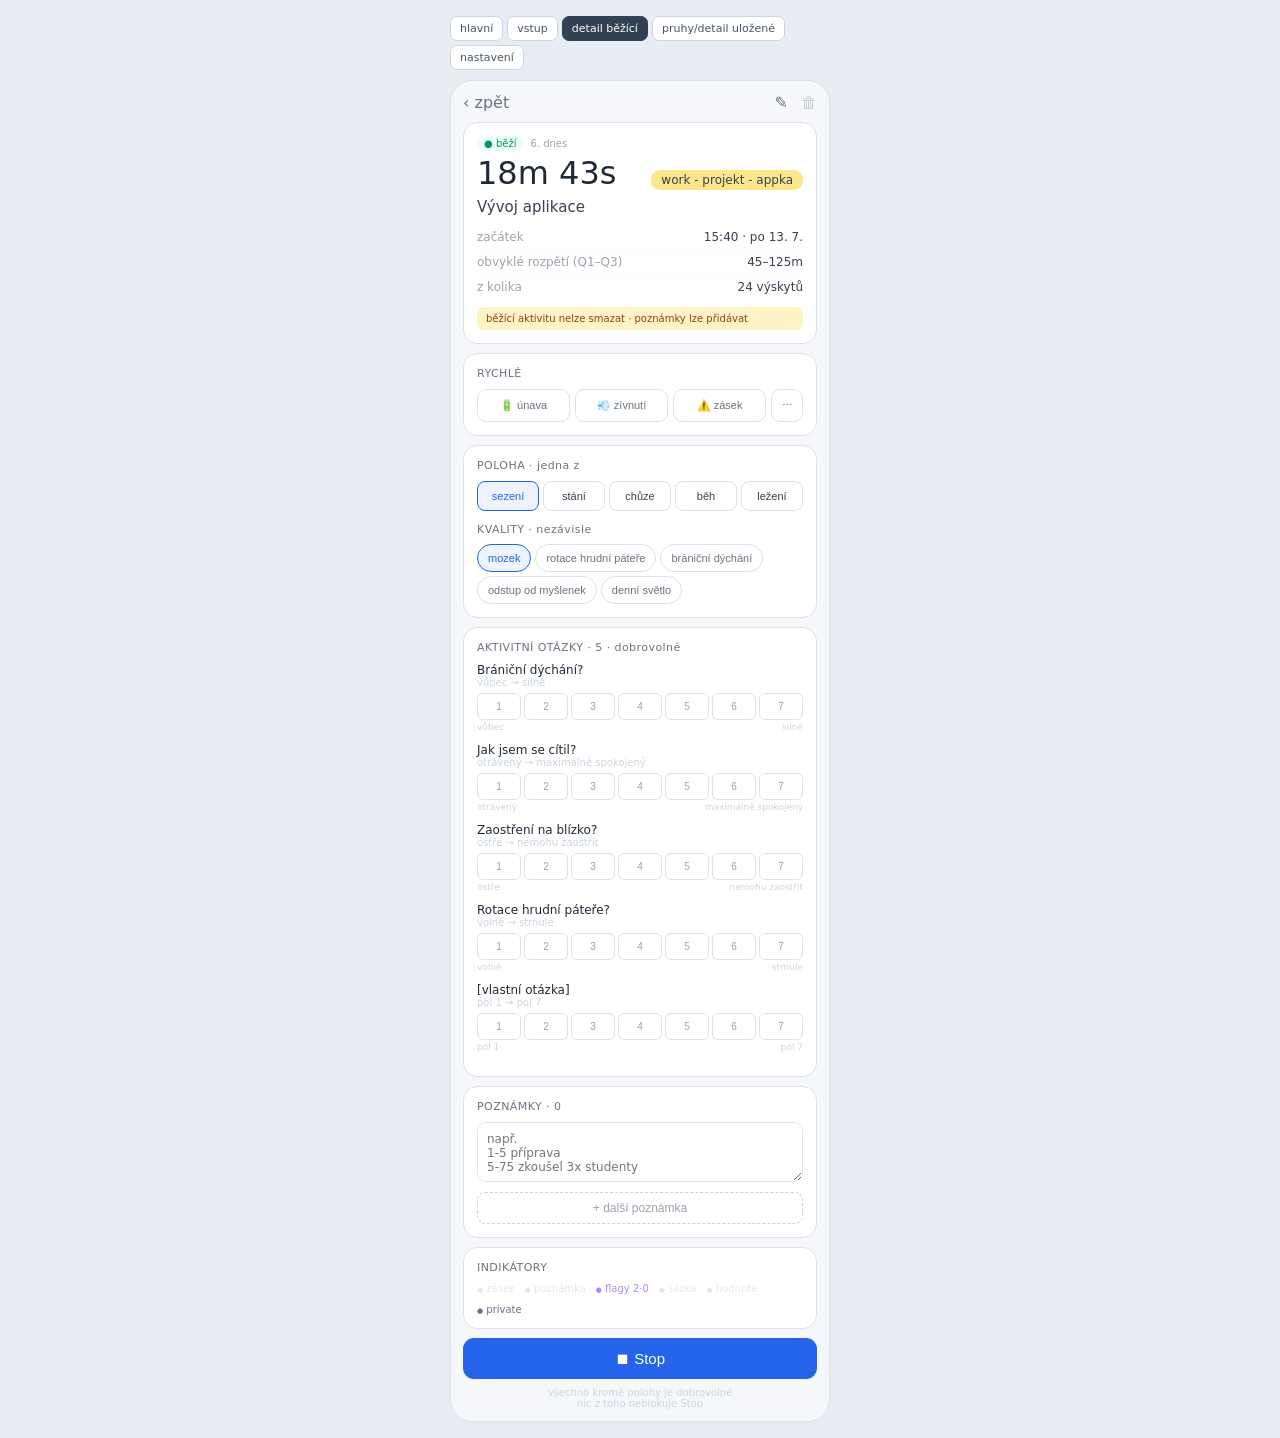
<file: dbci/mockup_detail_bezici.html>
<!DOCTYPE html>
<html lang="cs">
<head>
<meta charset="UTF-8">
<meta name="viewport" content="width=device-width, initial-scale=1.0">
<title>dBCI — detail běžící aktivity (mockup)</title>
<style>
  * { box-sizing:border-box; -webkit-tap-highlight-color:transparent; }
  body { margin:0; background:#e8ecf3; font-family:system-ui,-apple-system,"Segoe UI",Roboto,sans-serif; padding:16px; }
  .nav { max-width:380px; margin:0 auto 10px; display:flex; gap:4px; flex-wrap:wrap; font-size:11px; }
  .nav a { padding:5px 9px; border-radius:7px; background:#fff; color:#475569; text-decoration:none; border:1px solid #cbd5e1; }
  .nav a.on { background:#334155; color:#fff; border-color:#334155; }
  .phone { max-width:380px; margin:0 auto; background:#f5f7fb; border-radius:22px; padding:12px; border:1px solid #dbe2ea; }
  .top { display:flex; align-items:center; justify-content:space-between; margin-bottom:10px; }
  .ico { display:flex; gap:13px; color:#6b7280; font-size:16px; }
  .card { background:#fff; border:1px solid #dbe2ea; border-radius:14px; padding:13px; margin-bottom:9px; }
  .lbl { font-size:11px; color:#6b7280; letter-spacing:.04em; margin-bottom:9px; }
  .big { font-size:32px; font-weight:500; font-variant-numeric:tabular-nums; transition:color .4s; }
  .tag { font-size:12px; padding:3px 10px; border-radius:9px; color:#374151; background:#fde68a; }
  .live { font-size:10px; color:#059669; background:#ecfdf5; padding:2px 7px; border-radius:6px; }
  .meta { display:flex; justify-content:space-between; font-size:12px; padding:5px 0; border-bottom:1px solid #f8fafc; }
  .meta span:first-child { color:#9ca3af; }
  .meta span:last-child { color:#374151; font-variant-numeric:tabular-nums; }
  .qr { display:flex; gap:5px; }
  .q { flex:1; padding:9px 3px; border-radius:9px; border:1px solid #dbe2ea; background:#fff; font-size:11px; color:#6b7280; cursor:pointer; }
  .q.w { flex:0 0 32px; }
  .q.on { background:#fef3c7; border-color:#fcd34d; color:#92400e; }
  .st { display:flex; gap:4px; margin-top:7px; }
  .st button { flex:1; padding:8px 0; border-radius:8px; border:1px solid #dbe2ea; background:#fff; font-size:11px; color:#374151; cursor:pointer; }
  .st button.on { background:#eef4ff; border-color:#2563eb; color:#2563eb; }
  .pos { display:flex; gap:4px; flex-wrap:wrap; }
  .pos button { flex:1; min-width:60px; padding:8px 4px; border-radius:8px; border:1px solid #dbe2ea; background:#fff; font-size:11px; color:#374151; cursor:pointer; }
  .pos button.on { border-color:#2563eb; background:#eef4ff; color:#2563eb; font-weight:500; }
  .qual { display:flex; gap:4px; flex-wrap:wrap; }
  .qual button { padding:7px 10px; border-radius:14px; border:1px solid #dbe2ea; background:#fff; font-size:11px; color:#6b7280; cursor:pointer; }
  .qual button.on { background:#eef4ff; border-color:#2563eb; color:#2563eb; }
  .aq { margin-bottom:11px; }
  .aqt { font-size:12px; color:#1f2937; }
  .aqs { font-size:10px; color:#cbd5e1; margin-bottom:5px; }
  .sc { display:flex; gap:3px; }
  .sc button { flex:1; padding:7px 0; border-radius:6px; border:1px solid #dbe2ea; background:#fff; font-size:10px; color:#9ca3af; cursor:pointer; }
  .sc button.on { background:#2563eb; border-color:#2563eb; color:#fff; }
  .pol { display:flex; justify-content:space-between; font-size:9px; color:#cbd5e1; margin-top:2px; }
  textarea { width:100%; border:1px solid #dbe2ea; border-radius:9px; padding:9px; font-size:12px; font-family:inherit; resize:vertical; min-height:60px; }
  .add { width:100%; padding:8px; border-radius:8px; border:1px dashed #cbd5e1; background:#fff; font-size:12px; color:#9ca3af; cursor:pointer; margin-top:6px; }
  input { width:100%; border:1px solid #dbe2ea; border-radius:8px; padding:8px; font-size:13px; }
  .btn { width:100%; background:#2563eb; color:#fff; border:none; border-radius:11px; padding:12px; font-size:15px; font-weight:500; cursor:pointer; }
  .note { font-size:10px; color:#cbd5e1; text-align:center; margin-top:8px; }
  .warn { font-size:10px; color:#92400e; background:#fef3c7; border-radius:7px; padding:6px 9px; margin-top:8px; }
  .dots { display:flex; gap:10px; font-size:10px; color:#6b7280; flex-wrap:wrap; }
  .d { font-size:7px; }
</style>
</head>
<body>
<div class="nav">
  <a href="mockup_hlavni.html">hlavní</a>
  <a href="mockup_vstup.html">vstup</a>
  <a class="on" href="#">detail běžící</a>
  <a href="mockup_pruhy_detail.html">pruhy/detail uložené</a>
  <a href="mockup_nastaveni.html">nastavení</a>
</div>

<div class="phone">
  <div class="top">
    <span style="color:#6b7280;cursor:pointer;">‹ zpět</span>
    <div class="ico"><span>✎</span><span style="opacity:.3;">🗑</span></div>
  </div>

  <!-- hlavička -->
  <div class="card">
    <div style="display:flex;align-items:center;gap:7px;margin-bottom:3px;">
      <span class="live">● běží</span><span style="font-size:10px;color:#9ca3af;">6. dnes</span>
    </div>
    <div style="display:flex;align-items:baseline;justify-content:space-between;margin-bottom:6px;">
      <div class="big" id="clk" style="color:#1f2937;">18m 42s</div>
      <span class="tag">work - projekt - appka</span>
    </div>
    <div style="font-size:15px;color:#374151;margin-bottom:9px;">Vývoj aplikace</div>
    <div class="meta"><span>začátek</span><span>15:40 · po 13. 7.</span></div>
    <div class="meta"><span>obvyklé rozpětí (Q1–Q3)</span><span>45–125m</span></div>
    <div class="meta" style="border:none;"><span>z kolika</span><span>24 výskytů</span></div>
    <div class="warn">běžící aktivitu nelze smazat · poznámky lze přidávat</div>
  </div>

  <!-- rychlé -->
  <div class="card">
    <div class="lbl">RYCHLÉ</div>
    <div class="qr">
      <button class="q" id="bT" onclick="tg('T')">🔋 únava</button>
      <button class="q" id="bY" onclick="yawn()">💨 zívnutí <span id="yc"></span></button>
      <button class="q" id="bS" onclick="stuck()">⚠️ zásek</button>
      <button class="q w" onclick="tg('M')">⋯</button>
    </div>
    <div class="st" id="pT" style="display:none;">
      <button onclick="setT(0,this)">zanedb.</button><button onclick="setT(1,this)">malá</button>
      <button onclick="setT(2,this)">standard</button><button onclick="setT(3,this)">vysoká</button>
    </div>
    <div id="pM" style="display:none;">
      <div class="st"><button onclick="tg('H')">hlad</button><button onclick="tg('B')">bolest hlavy</button>
        <button onclick="tg('C')">teplo/zima</button><button onclick="tg('E')">rozrušení</button></div>
      <div class="st" style="margin-top:4px;"><button onclick="tg('V')">📊 hodnota</button>
        <button onclick="tg('P')">👁 private/public</button></div>
    </div>
    <div class="st" id="pH" style="display:none;">
      <button>žádný</button><button>mírný</button><button>silný</button><button>velmi silný</button>
    </div>
    <div class="st" id="pB" style="display:none;">
      <button>žádná</button><button>mírná</button><button>silná</button><button>velmi silná</button>
    </div>
    <div class="st" id="pC" style="display:none;">
      <button>zima</button><button>chladno</button><button>ok</button><button>teplo</button><button>horko</button>
    </div>
    <div class="st" id="pE" style="display:none;">
      <button>klid</button><button>mírné</button><button>silné</button><button>velmi silné</button>
    </div>
    <div id="pV" style="display:none;margin-top:7px;">
      <input placeholder="veličina (napiš 3 znaky…)" style="margin-bottom:5px;">
      <div style="display:flex;gap:5px;"><input type="number" placeholder="hodnota" style="flex:1;">
        <button style="padding:8px 13px;border-radius:8px;border:none;background:#2563eb;color:#fff;font-size:12px;cursor:pointer;">Uložit</button></div>
    </div>
    <div class="st" id="pP" style="display:none;">
      <button class="on">private (jen čas)</button><button>public (i popis)</button>
    </div>
  </div>

  <!-- kategorie času -->
  <div class="card">
    <div class="lbl">POLOHA · jedna z</div>
    <div class="pos" id="pos">
      <button class="on">sezení</button><button>stání</button><button>chůze</button><button>běh</button><button>ležení</button>
    </div>
    <div class="lbl" style="margin:12px 0 8px;">KVALITY · nezávisle</div>
    <div class="qual" id="qual">
      <button class="on">mozek</button><button>rotace hrudní páteře</button><button>brániční dýchání</button>
      <button>odstup od myšlenek</button><button>denní světlo</button>
    </div>
  </div>

  <!-- aktivitní otázky -->
  <div class="card">
    <div class="lbl">AKTIVITNÍ OTÁZKY · 5 · dobrovolné</div>
    <div id="aqs"></div>
  </div>

  <!-- poznámky -->
  <div class="card">
    <div class="lbl">POZNÁMKY · 0</div>
    <textarea placeholder="např.&#10;1-5 příprava&#10;5-75 zkoušel 3x studenty"></textarea>
    <button class="add">+ další poznámka</button>
  </div>

  <!-- indikátory -->
  <div class="card">
    <div class="lbl">INDIKÁTORY</div>
    <div class="dots" id="dots"></div>
  </div>

  <button class="btn">⏹ Stop</button>
  <div class="note">všechno kromě polohy je dobrovolné<br>nic z toho neblokuje Stop</div>
</div>

<script>
var t=1122, yawns=0, tired=null, isStuck=false;
var shades=['#1f2937','#374151','#6b7280','#9ca3af'];
setInterval(function(){t++;var m=Math.floor(t/60),s=t%60;
  document.getElementById('clk').textContent=m+'m '+(s<10?'0':'')+s+'s';},1000);

function tg(k){ var e=document.getElementById('p'+k); e.style.display = e.style.display==='none'?'flex':'none';
  if(k==='M'||k==='V') e.style.display = e.style.display==='flex'?'block':'none'; }

function setT(i,b){
  tired=i;
  document.getElementById('clk').style.color=shades[i];
  document.querySelectorAll('#pT button').forEach(function(x){x.classList.remove('on');});
  b.classList.add('on');
  document.getElementById('bT').classList.remove('on');
  document.getElementById('bT').style.color='#374151';
  dots();
}
function yawn(){ yawns++; document.getElementById('yc').textContent=yawns?'· '+yawns:''; dots(); }
function stuck(){ isStuck=!isStuck; document.getElementById('bS').classList.toggle('on',isStuck); dots(); }

var qs=[
  ['Brániční dýchání?','vůbec → silně'],
  ['Jak jsem se cítil?','otrávený → maximálně spokojený'],
  ['Zaostření na blízko?','ostře → nemohu zaostřit'],
  ['Rotace hrudní páteře?','volně → strnule'],
  ['[vlastní otázka]','pól 1 → pól 7']
];
var ans={};
document.getElementById('aqs').innerHTML = qs.map(function(q,i){
  return '<div class="aq"><div class="aqt">'+q[0]+'</div><div class="aqs">'+q[1]+'</div>'
    +'<div class="sc" id="sc'+i+'">'
    + [1,2,3,4,5,6,7].map(function(n){return '<button onclick="pick('+i+','+n+',this)">'+n+'</button>';}).join('')
    +'</div><div class="pol"><span>'+q[1].split(' → ')[0]+'</span><span>'+q[1].split(' → ')[1]+'</span></div></div>';
}).join('');
function pick(i,n,b){
  if(ans[i]===n){ delete ans[i]; b.classList.remove('on'); dots(); return; }
  ans[i]=n;
  document.querySelectorAll('#sc'+i+' button').forEach(function(x){x.classList.remove('on');});
  b.classList.add('on'); dots();
}

document.querySelectorAll('#pos button').forEach(function(b){
  b.onclick=function(){ document.querySelectorAll('#pos button').forEach(function(x){x.classList.remove('on');}); b.classList.add('on'); };
});
document.querySelectorAll('#qual button').forEach(function(b){
  b.onclick=function(){ b.classList.toggle('on'); dots(); };
});

function dots(){
  var k=Object.keys(ans).length;
  var q=document.querySelectorAll('#qual button.on').length;
  var h='';
  h+='<span style="color:'+(isStuck?'#f59e0b':'#e5e7eb')+';"><span class="d">●</span> zásek</span>';
  h+='<span style="color:#e5e7eb;"><span class="d">●</span> poznámka</span>';
  h+='<span style="color:'+((k||q)?'#a78bfa':'#e5e7eb')+';"><span class="d">●</span> flagy '+(1+q)+'·'+k+'</span>';
  h+='<span style="color:#e5e7eb;"><span class="d">●</span> sázka</span>';
  h+='<span style="color:#e5e7eb;"><span class="d">●</span> hodnota</span>';
  h+='<span style="color:#64748b;"><span class="d">●</span> private</span>';
  document.getElementById('dots').innerHTML=h;
}
dots();
</script>
</body>
</html>
</file>
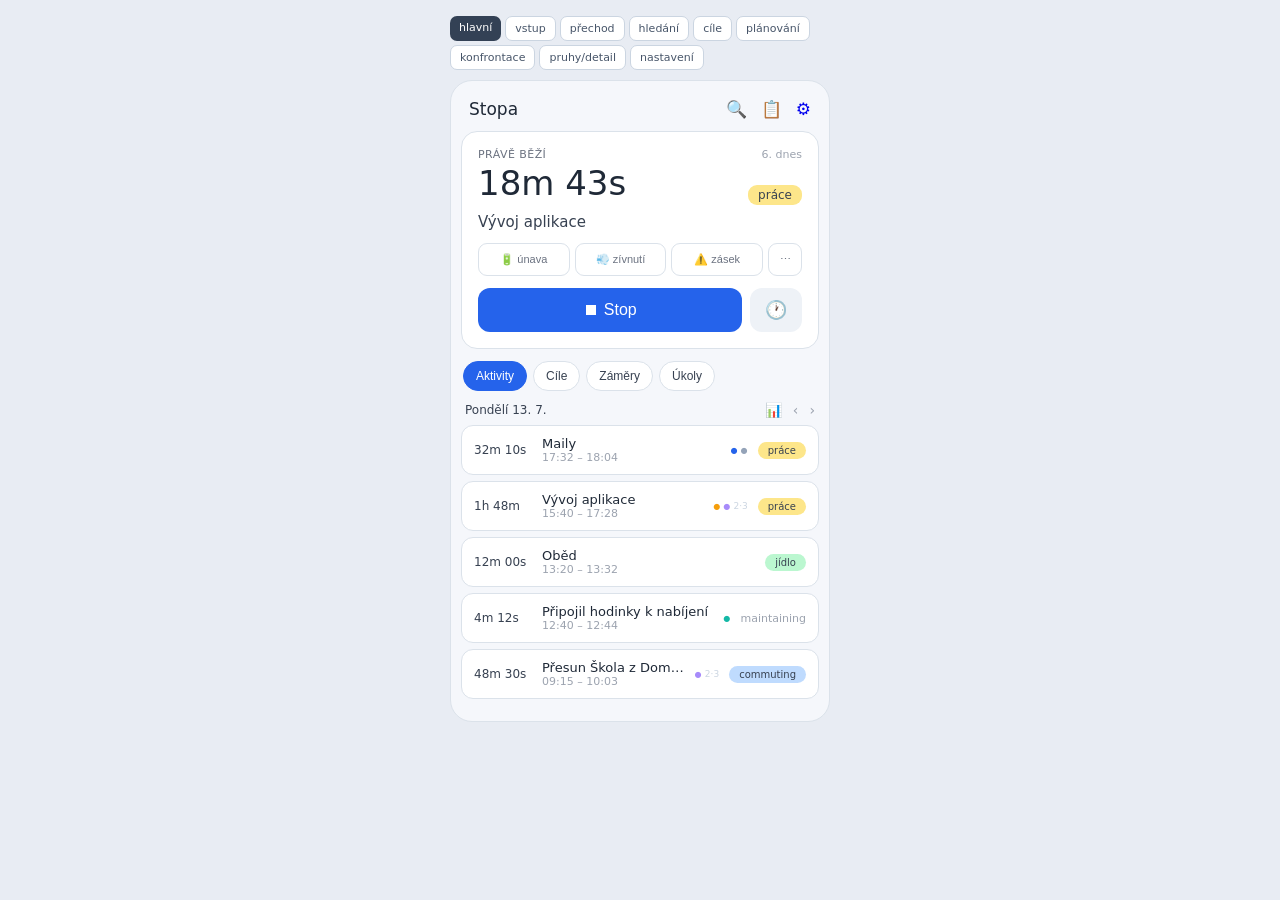
<file: dbci/mockup_hlavni.html>
<!DOCTYPE html>
<html lang="cs">
<head>
<meta charset="UTF-8">
<meta name="viewport" content="width=device-width, initial-scale=1.0">
<title>dBCI — hlavní obrazovka (mockup)</title>
<style>
  * { box-sizing: border-box; -webkit-tap-highlight-color: transparent; }
  body { margin:0; background:#e8ecf3; font-family: system-ui, -apple-system, "Segoe UI", Roboto, sans-serif; padding:16px; }
  .phone { max-width:380px; margin:0 auto; background:#f5f7fb; border-radius:22px; padding:10px 10px 16px; border:1px solid #dbe2ea; }
  .top { display:flex; align-items:center; justify-content:space-between; padding:8px 8px 12px; }
  .top .title { font-size:17px; font-weight:500; color:#1f2937; }
  .icons { display:flex; gap:14px; color:#6b7280; font-size:17px; }
  .card { background:#fff; border-radius:16px; padding:16px; border:1px solid #dbe2ea; margin-bottom:10px; }
  .lbl { font-size:11px; color:#6b7280; letter-spacing:.04em; }
  #clock { font-size:34px; font-weight:500; color:#1f2937; font-variant-numeric:tabular-nums; transition:color .4s; }
  .tag { font-size:12px; padding:3px 10px; border-radius:9px; color:#374151; }
  .qrow { display:flex; gap:5px; margin:12px 0; }
  .q { flex:1; padding:9px 4px; border-radius:9px; border:1px solid #dbe2ea; background:#fff; font-size:11px; color:#6b7280; cursor:pointer; }
  .q.w { flex:0 0 34px; }
  .tl { flex:1; padding:9px 0; border-radius:9px; border:1px solid #dbe2ea; background:#fff; font-size:11px; color:#374151; cursor:pointer; }
  .btn { background:#2563eb; color:#fff; border:none; border-radius:12px; padding:13px; font-size:16px; font-weight:500; cursor:pointer; }
  .btn2 { background:#eef2f7; color:#6b7280; border:none; border-radius:12px; cursor:pointer; }
  .tab { white-space:nowrap; padding:7px 12px; border-radius:20px; border:1px solid #dbe2ea; font-size:12px; background:#fff; color:#374151; cursor:pointer; }
  .tab.on { background:#2563eb; color:#fff; border-color:#2563eb; }
  .row { display:flex; align-items:center; gap:10px; background:#fff; border:1px solid #dbe2ea; border-radius:12px; padding:10px 12px; margin-bottom:6px; }
  .dur { min-width:58px; font-size:12px; font-weight:500; color:#374151; font-variant-numeric:tabular-nums; }
  .nm { font-size:13px; color:#1f2937; white-space:nowrap; overflow:hidden; text-overflow:ellipsis; }
  .sub { font-size:11px; color:#9ca3af; }
  .dot { font-size:8px; }
  #peek { display:none; background:#fff; border:1px solid #2563eb; border-radius:14px; padding:13px; margin-bottom:10px; }
  .pk { display:flex; justify-content:space-between; font-size:13px; color:#374151; margin-bottom:7px; }
  .pk span:first-child { color:#6b7280; }
  .num { font-variant-numeric:tabular-nums; }
  .note { font-size:11px; color:#9ca3af; }
</style>
</head>
<body>
<div style="max-width:380px;margin:0 auto 10px;display:flex;gap:4px;flex-wrap:wrap;font-size:11px;">
  <a href="mockup_hlavni.html" style="padding:5px 9px;border-radius:7px;background:#334155;color:#fff;text-decoration:none;">hlavní</a>
  <a href="mockup_vstup.html" style="padding:5px 9px;border-radius:7px;background:#fff;color:#475569;text-decoration:none;border:1px solid #cbd5e1;">vstup</a>
  <a href="mockup_prechod.html" style="padding:5px 9px;border-radius:7px;background:#fff;color:#475569;text-decoration:none;border:1px solid #cbd5e1;">přechod</a>
  <a href="mockup_hledani.html" style="padding:5px 9px;border-radius:7px;background:#fff;color:#475569;text-decoration:none;border:1px solid #cbd5e1;">hledání</a>
  <a href="mockup_cile.html" style="padding:5px 9px;border-radius:7px;background:#fff;color:#475569;text-decoration:none;border:1px solid #cbd5e1;">cíle</a>
  <a href="mockup_planovani.html" style="padding:5px 9px;border-radius:7px;background:#fff;color:#475569;text-decoration:none;border:1px solid #cbd5e1;">plánování</a>
  <a href="mockup_konfrontace.html" style="padding:5px 9px;border-radius:7px;background:#fff;color:#475569;text-decoration:none;border:1px solid #cbd5e1;">konfrontace</a>
  <a href="mockup_pruhy_detail.html" style="padding:5px 9px;border-radius:7px;background:#fff;color:#475569;text-decoration:none;border:1px solid #cbd5e1;">pruhy/detail</a>
  <a href="mockup_nastaveni.html" style="padding:5px 9px;border-radius:7px;background:#fff;color:#475569;text-decoration:none;border:1px solid #cbd5e1;">nastavení</a>
</div>
<div class="phone">

  <div class="top">
    <span class="title">Stopa</span>
    <div class="icons">
      <a href="mockup_hledani.html" style="text-decoration:none;">🔍</a>
      <a href="mockup_konfrontace.html" style="text-decoration:none;">📋</a>
      <a href="mockup_nastaveni.html" style="text-decoration:none;">⚙️</a>
    </div>
  </div>

  <div class="card">
    <div style="display:flex;align-items:center;justify-content:space-between;">
      <div class="lbl">PRÁVĚ BĚŽÍ</div>
      <div class="note">6. dnes</div>
    </div>
    <div style="display:flex;align-items:baseline;justify-content:space-between;margin:2px 0 8px;">
      <div id="clock">18m 42s</div>
      <div style="display:flex;align-items:center;gap:8px;">
        <span id="yawns" class="note"></span>
        <span class="tag" style="background:#fde68a;">práce</span>
      </div>
    </div>
    <div style="font-size:15px;color:#374151;">Vývoj aplikace</div>

    <div class="qrow">
      <button class="q" id="tired">🔋 únava</button>
      <button class="q" id="yawn">💨 zívnutí</button>
      <button class="q" id="stuck">⚠️ zásek</button>
      <button class="q w" id="more">⋯</button>
    </div>

    <div class="qrow" id="tiredPick" style="display:none;">
      <button class="tl" data-t="0">zanedb.</button>
      <button class="tl" data-t="1">malá</button>
      <button class="tl" data-t="2">standard</button>
      <button class="tl" data-t="3">vysoká</button>
    </div>

    <div class="qrow" id="morePick" style="display:none;flex-wrap:wrap;">
      <button class="tl">hlad</button>
      <button class="tl">bolest hlavy</button>
      <button class="tl">teplo/zima</button>
      <button class="tl" id="valBtn">📊 hodnota</button>
    </div>

    <div id="valPanel" style="display:none;background:#f8fafc;border:1px solid #dbe2ea;border-radius:11px;padding:11px;margin-bottom:12px;">
      <div style="font-size:11px;color:#6b7280;letter-spacing:.04em;margin-bottom:8px;">ZAPSAT HODNOTU</div>
      <input id="vName" placeholder="veličina (napiš 3 znaky…)" autocomplete="off"
             style="width:100%;border:1px solid #dbe2ea;border-radius:9px;padding:9px;font-size:14px;margin-bottom:6px;">
      <div id="vDd"></div>
      <div id="vNew" style="display:none;background:#eef4ff;border:1px solid #cfe0fb;border-radius:9px;padding:9px;margin-bottom:6px;">
        <div style="font-size:11px;color:#2563eb;margin-bottom:7px;">nová veličina — jednorázová volba</div>
        <input id="vUnit" placeholder="jednotka (%, l, ks…)"
               style="width:100%;border:1px solid #dbe2ea;border-radius:8px;padding:8px;font-size:13px;margin-bottom:7px;">
        <div style="display:flex;gap:6px;">
          <button class="vt" data-t="stav" style="flex:1;padding:9px 6px;border-radius:8px;border:1px solid #dbe2ea;background:#fff;font-size:11px;color:#374151;cursor:pointer;text-align:left;">
            <b>stav</b><div style="color:#9ca3af;">hladina · 30 % → 78 %<br>počítá rozdíly</div></button>
          <button class="vt" data-t="prirustek" style="flex:1;padding:9px 6px;border-radius:8px;border:1px solid #dbe2ea;background:#fff;font-size:11px;color:#374151;cursor:pointer;text-align:left;">
            <b>přírůstek</b><div style="color:#9ca3af;">množství · 32 l<br>počítá sumu/den</div></button>
        </div>
      </div>
      <div style="display:flex;gap:6px;align-items:center;">
        <input id="vVal" type="number" placeholder="hodnota"
               style="flex:1;border:1px solid #dbe2ea;border-radius:9px;padding:9px;font-size:14px;">
        <span id="vU" style="font-size:13px;color:#9ca3af;min-width:22px;"></span>
        <button id="vSave" style="padding:9px 14px;border-radius:9px;border:none;background:#2563eb;color:#fff;font-size:13px;cursor:pointer;">Uložit</button>
      </div>
      <div id="vHist" style="margin-top:9px;"></div>
    </div>

    <div style="display:flex;gap:8px;">
      <button class="btn" style="flex:1;">⏹ Stop</button>
      <button class="btn2" id="peekBtn" style="width:52px;font-size:18px;">🕐</button>
    </div>
  </div>

  <div id="peek">
    <div class="note" style="margin-bottom:9px;">zmizí za <span id="cd">15</span>s</div>
    <div class="pk"><span>⏳ do 23:00 (usnutí)</span><span class="num">3h 41m</span></div>
    <div class="pk"><span>⏳ cíl · Čištění zubů</span><span class="num">3h 51m</span></div>
    <div class="pk"><span>⏳ úkol · Zavolat účetní</span><span class="num">2d 4h</span></div>
    <div style="border-top:1px solid #f5f7fb;margin:8px 0;"></div>
    <div class="pk" style="margin-bottom:3px;"><span style="color:#374151;">záměr · Jít ve 22:00 spát</span><span></span></div>
    <div class="pk" style="padding-left:10px;"><span style="font-size:12px;">⏱ běží (od založení)</span><span class="num" style="color:#2563eb;">9h 12m</span></div>
    <div class="pk" style="padding-left:10px;"><span style="font-size:12px;">⏳ do deadline</span><span class="num" style="color:#b45309;">3h 41m</span></div>
    <div class="note" style="font-style:italic;margin-top:11px;border-top:1px solid #eef2f7;padding-top:9px;">
      Stopa ví, co bylo. O tom, co teď dokážeš, ale neví nic.
    </div>
  </div>

  <div style="display:flex;gap:6px;margin-bottom:9px;overflow-x:auto;padding:2px;">
    <button class="tab on" data-t="akce">Aktivity</button>
    <button class="tab" data-t="cile">Cíle</button>
    <button class="tab" data-t="zam">Záměry</button>
    <button class="tab" data-t="ukoly">Úkoly</button>
  </div>

  <div style="display:flex;align-items:center;justify-content:space-between;padding:0 4px 7px;">
    <div style="font-size:12px;font-weight:500;color:#374151;" id="dayLbl">Pondělí 13. 7.</div>
    <div style="display:flex;gap:11px;color:#9ca3af;font-size:14px;">
      <span style="cursor:pointer;" onclick="openBars()">📊</span><span>‹</span><span>›</span></div>
  </div>

  <div id="log"></div>

</div>

<div class="phone" id="taskWrap" style="display:none;"></div>
<div class="phone" id="barsWrap" style="display:none;"></div>

<script>
var t=1122, yawns=0;
var shades=['#1f2937','#374151','#6b7280','#9ca3af'];
setInterval(function(){t++;var m=Math.floor(t/60),s=t%60;
  document.getElementById('clock').textContent=m+'m '+(s<10?'0':'')+s+'s';},1000);

function toggle(id){var e=document.getElementById(id);e.style.display=e.style.display==='flex'?'none':'flex';}
document.getElementById('tired').onclick=function(){toggle('tiredPick');};
document.getElementById('more').onclick=function(){toggle('morePick');};

document.querySelectorAll('#tiredPick .tl').forEach(function(b){
  b.onclick=function(){
    document.getElementById('clock').style.color=shades[+b.dataset.t];
    document.querySelectorAll('#tiredPick .tl').forEach(function(x){x.style.background='#fff';});
    b.style.background='#eef2f7';
    document.getElementById('tiredPick').style.display='none';
    document.getElementById('tired').style.color='#374151';
    document.getElementById('tired').style.borderColor='#cbd5e1';
  };
});
document.getElementById('yawn').onclick=function(){
  yawns++; document.getElementById('yawns').textContent=yawns+'× zívnutí';
};
document.getElementById('stuck').onclick=function(){
  var b=this, on=b.style.background==='rgb(254, 243, 199)';
  b.style.background=on?'#fff':'#fef3c7';
  b.style.color=on?'#6b7280':'#92400e';
  b.style.borderColor=on?'#dbe2ea':'#fcd34d';
};

var timer;
document.getElementById('peekBtn').onclick=function(){
  var p=document.getElementById('peek');
  if(p.style.display==='block'){p.style.display='none';clearInterval(timer);return;}
  p.style.display='block';
  var n=15; document.getElementById('cd').textContent=n;
  clearInterval(timer);
  timer=setInterval(function(){n--;document.getElementById('cd').textContent=n;
    if(n<=0){p.style.display='none';clearInterval(timer);}},1000);
};

// ---- veličiny ----
var vars={
  'baterie 965':{u:'%',t:'stav',hist:[['21:02','30'],['22:38','78']]},
  'baterie 645':{u:'%',t:'stav',hist:[['9. 7. 18:40','22'],['9. 7. 20:10','81']]},
  'PHM':{u:'l',t:'přírůstek',hist:[['8. 7.','38.11'],['24. 6.','32.00']]},
  'nákup':{u:'ks',t:'přírůstek',hist:[['12. 7.','9']]}
};
var vSel=null, vNewType=null;

document.getElementById('valBtn').onclick=function(){
  var p=document.getElementById('valPanel');
  p.style.display = p.style.display==='block'?'none':'block';
  if(p.style.display==='block'){ vSel=null; vNewType=null;
    document.getElementById('vName').value=''; document.getElementById('vVal').value='';
    document.getElementById('vU').textContent=''; document.getElementById('vDd').innerHTML='';
    document.getElementById('vNew').style.display='none'; document.getElementById('vHist').innerHTML='';
  }
};

document.getElementById('vName').oninput=function(){
  var v=this.value.toLowerCase(), dd=document.getElementById('vDd');
  vSel=null; document.getElementById('vU').textContent=''; document.getElementById('vHist').innerHTML='';
  if(v.length<3){dd.innerHTML=''; document.getElementById('vNew').style.display='none'; return;}
  var m=Object.keys(vars).filter(function(k){return k.toLowerCase().indexOf(v)>=0;});
  if(m.length){
    document.getElementById('vNew').style.display='none';
    dd.innerHTML='<div style="border:1px solid #dbe2ea;border-radius:9px;background:#fff;margin-bottom:6px;overflow:hidden;">'
      + m.map(function(k){
          return '<div data-k="'+k+'" style="padding:8px 10px;font-size:13px;color:#374151;border-bottom:1px solid #f1f5f9;cursor:pointer;">'
            + k + '<span style="font-size:10px;color:#9ca3af;margin-left:6px;">'+vars[k].u+' · '+vars[k].t+'</span></div>';
        }).join('') + '</div>';
    dd.querySelectorAll('div[data-k]').forEach(function(b){
      b.onclick=function(){
        vSel=b.dataset.k;
        document.getElementById('vName').value=vSel;
        document.getElementById('vU').textContent=vars[vSel].u;
        dd.innerHTML=''; showHist();
      };
    });
  } else {
    dd.innerHTML='';
    document.getElementById('vNew').style.display='block';
  }
};

document.querySelectorAll('.vt').forEach(function(b){
  b.onclick=function(){
    vNewType=b.dataset.t;
    document.querySelectorAll('.vt').forEach(function(x){x.style.background='#fff';x.style.borderColor='#dbe2ea';});
    b.style.background='#eef4ff'; b.style.borderColor='#2563eb';
    document.getElementById('vU').textContent=document.getElementById('vUnit').value||'';
  };
});

function showHist(){
  if(!vSel) return;
  var v=vars[vSel], h='<div style="font-size:11px;color:#9ca3af;margin-bottom:5px;">'+vSel+' · '+v.t+'</div>';
  var prev=null;
  v.hist.slice().reverse().forEach(function(r){
    h+='<div style="display:flex;justify-content:space-between;font-size:12px;color:#6b7280;padding:2px 0;">'
      +'<span>'+r[0]+'</span><span>'+r[1]+' '+v.u;
    if(prev!==null && v.t==='stav'){
      var d=(+r[1])-(+prev);
      h+=' <span style="color:'+(d>0?'#059669':'#dc2626')+';">('+(d>0?'+':'')+d.toFixed(0)+')</span>';
    }
    h+='</span></div>';
    prev=r[1];
  });
  if(v.t==='stav') h+='<div style="font-size:11px;color:#2563eb;margin-top:5px;">↑ 2,0 min/% · ↓ 17 min/% · z '+v.hist.length+' záznamů</div>';
  else h+='<div style="font-size:11px;color:#2563eb;margin-top:5px;">2,0 '+v.u+'/den · od posledního 7 dní</div>';
  document.getElementById('vHist').innerHTML=h;
}

document.getElementById('vSave').onclick=function(){
  var n=document.getElementById('vName').value.trim(), val=document.getElementById('vVal').value;
  if(!n||!val){ alert('vyplň veličinu i hodnotu'); return; }
  if(!vSel){
    var u=document.getElementById('vUnit').value.trim();
    if(!u||!vNewType){ alert('u nové veličiny vyplň jednotku a vyber typ'); return; }
    vars[n]={u:u,t:vNewType,hist:[]}; vSel=n;
  }
  vars[vSel].hist.push([new Date().toTimeString().slice(0,5), val]);
  document.getElementById('vVal').value='';
  document.getElementById('vNew').style.display='none';
  document.getElementById('vU').textContent=vars[vSel].u;
  showHist();
};

var logs={
  akce:[
    {d:'32m 10s',n:'Maily',t:'práce',c:'#fde68a',tm:'17:32 – 18:04',f:['bet','note']},
    {d:'1h 48m',n:'Vývoj aplikace',t:'práce',c:'#fde68a',tm:'15:40 – 17:28',f:['stuck','flags']},
    {d:'12m 00s',n:'Oběd',t:'jídlo',c:'#bbf7d0',tm:'13:20 – 13:32',f:[]},
    {d:'4m 12s',n:'Připojil hodinky k nabíjení',t:'maintaining',c:'',tm:'12:40 – 12:44',f:['val']},
    {d:'48m 30s',n:'Přesun Škola z Domov',t:'commuting',c:'#bfdbfe',tm:'09:15 – 10:03',f:['flags']}
  ],
  cile:[
    {n:'Čištění zubů',sub:'22:00–22:30 · buňka 30m · 31×'},
    {n:'Odjezd do práce',sub:'07:30–08:00 · buňka 30m · 24×'}
  ],
  zam:[
    {n:'Jít ve 22:00 spát',two:['⏱ běží 9h 12m','⏳ do 22:00 · 3h 41m'],sub:'3/7 strategií'},
    {n:'Dopsat oddíl metod',sub:'hotovo · splněno'}
  ],
  ukoly:[
    {n:'Péče o zahradu',sub:'3 aktivity · ~180m',ic:'⚙',id:'zahrada'},
    {n:'Sbalit na víkend',sub:'0/6 položek',ic:'☑',id:'balit'},
    {n:'Zavolat účetní',sub:'za 2d 4h',id:'ucetni'}
  ]
};

var tasks={
  zahrada:{
    n:'Péče o zahradu',
    acts:[['Vytáhnout traktor ze stodoly','15m','z 18 výskytů'],
          ['Sekání zahrady','2h 30m','z 24 výskytů'],
          ['Odvoz trávy na kompost','15m','z 21 výskytů']],
    items:[]
  },
  balit:{
    n:'Sbalit na víkend',
    acts:[],
    items:[['Nabíječka Garmin',0],['Běžecké boty',0],['Léky',0],['Notebook',0],['Rybí tuk',0],['Klíče od chaty',0]]
  },
  ucetni:{
    n:'Zavolat účetní',
    acts:[], items:[], deadline:'za 2d 4h · čt 16. 7. 12:00'
  }
};

function dots(f){
  if(!f||!f.length) return '';
  var m={bet:'#2563eb',stuck:'#f59e0b',note:'#94a3b8',flags:'#a78bfa',val:'#14b8a6'};
  var h='<div style="display:flex;gap:3px;align-items:center;">';
  f.forEach(function(x){ if(m[x]) h+='<span class="dot" style="color:'+m[x]+';">●</span>'; });
  if(f.indexOf('flags')>=0) h+='<span style="font-size:9px;color:#cbd5e1;">2·3</span>';
  return h+'</div>';
}

function render(k){
  var h='';
  logs[k].forEach(function(r,i){
    if(r.two){
      h+='<div class="row" style="align-items:flex-start;cursor:pointer;" onclick="alert(\'→ detail záměru:\\n· coping strategie (3/7 zaškrtnuto)\\n· vyhodnotit: splněno / přibližně / nesplněno\\n· historie úprav\')">'
        +'<div style="flex:1;min-width:0;">'
          +'<div class="nm">'+r.n+'</div>'
          +'<div style="display:flex;gap:10px;margin-top:3px;">'
            +'<span class="sub" style="color:#2563eb;">'+r.two[0]+'</span>'
            +'<span class="sub" style="color:#b45309;">'+r.two[1]+'</span>'
          +'</div>'
          +'<div class="sub" style="margin-top:2px;">'+r.sub+'</div>'
        +'</div></div>';
      return;
    }
    var click = (k==='akce') ? ' onclick="alert(\'→ detail aktivity:\\n· '+r.n+' · '+r.tm+'\\n· editace časů, rychlé stavy, poznámky\\n· percentil, obvyklé rozpětí\')" style="cursor:pointer;"'
              : (k==='ukoly' && r.id) ? ' onclick="openTask(\''+r.id+'\')" style="cursor:pointer;"' : '';
    h+='<div class="row"'+click+'>';
    if(r.d) h+='<div class="dur">'+r.d+'</div>';
    else if(r.ic) h+='<div style="width:18px;text-align:center;color:#9ca3af;font-size:12px;">'+r.ic+'</div>';
    else h+='<div style="width:16px;height:16px;border-radius:4px;border:1.5px solid #cbd5e1;"></div>';
    h+='<div style="flex:1;min-width:0;"><div class="nm">'+r.n+'</div><div class="sub">'+(r.tm||r.sub||'')+'</div></div>';
    h+=dots(r.f);
    if(r.c) h+='<span class="tag" style="background:'+r.c+';font-size:10px;">'+r.t+'</span>';
    else if(r.t) h+='<span class="sub">'+r.t+'</span>';
    h+='</div>';
  });
  document.getElementById('log').innerHTML=h;
  document.getElementById('dayLbl').style.visibility = (k==='ukoly')?'hidden':'visible';
}
render('akce');

document.querySelectorAll('.tab').forEach(function(b){
  b.onclick=function(){
    document.querySelectorAll('.tab').forEach(function(x){x.classList.remove('on');});
    b.classList.add('on');
    render(b.dataset.t);
  };
});

// ---- pruhy dne ----
var barsOpen=null;
var dayBars=[
  {n:'sezení',p:62,m:'6h 12m',c:'#f59e0b',live:4,pos:1,sub:[['Vývoj aplikace','3h 20m'],['Maily','1h 42m'],['Oběd','12m'],['Četba','58m']]},
  {n:'chůze',p:14,m:'1h 24m',c:'#10b981',pos:1,sub:[['Přesun Škola z Domov','48m'],['Procházka','21m'],['Nákup','15m']]},
  {n:'ležení',p:9,m:'54m',c:'#ef4444',pos:1,sub:[['Odpočinek s mobilem','54m']]},
  {n:'stání',p:5,m:'30m',c:'#8b5cf6',pos:1,sub:[['Vaření','30m']]},
  {n:'běh',p:0,m:'0m',c:'#06b6d4',pos:1,sub:[]},
  {n:'mozek',p:71,m:'7h 06m',c:'#2563eb',live:4,sub:[['Vývoj aplikace','3h 20m'],['Maily','1h 42m'],['Četba','58m'],['Přednáška','1h 06m']]},
  {n:'denní světlo',p:11,m:'1h 06m',c:'#eab308',sub:[['Přesun Škola z Domov','48m'],['Procházka','18m']]},
  {n:'brániční dýchání',p:3,m:'18m',c:'#14b8a6',sub:[['Procházka','18m']]},
  {n:'rotace hrudní páteře',p:0,m:'0m',c:'#a855f7',sub:[]},
  {n:'odstup od myšlenek',p:3,m:'18m',c:'#f472b6',sub:[['Procházka','18m']]}
];
function openBars(){
  document.getElementById('barsWrap').style.display='block';
  document.querySelector('.phone').style.display='none';
  drawBars();
}
function closeBars(){
  document.getElementById('barsWrap').style.display='none';
  document.querySelector('.phone').style.display='block';
}
function togBar(i){ barsOpen=(barsOpen===i)?null:i; drawBars(); }
function bHtml(b,i){
  var h='<div style="margin-bottom:11px;cursor:pointer;" onclick="togBar('+i+')">'
   +'<div style="display:flex;justify-content:space-between;font-size:12px;margin-bottom:4px;">'
     +'<span style="color:#374151;font-weight:500;">'+b.n+'</span>'
     +'<span style="color:#9ca3af;font-variant-numeric:tabular-nums;">'+(b.p?b.p+' % · '+b.m:'—')+'</span></div>'
   +'<div style="height:9px;background:#eef2f7;border-radius:5px;overflow:hidden;display:flex;">';
  if(b.p){
    h+='<div style="height:100%;width:'+(b.p-(b.live||0))+'%;background:'+b.c+';"></div>';
    if(b.live) h+='<div style="height:100%;width:'+b.live+'%;background:'+b.c+';opacity:.45;"></div>';
  }
  h+='</div>';
  if(barsOpen===i){
    h+='<div style="background:#f8fafc;border-radius:8px;padding:9px 11px;margin-top:6px;">';
    if(b.sub.length) b.sub.forEach(function(s){
      h+='<div style="display:flex;justify-content:space-between;font-size:12px;color:#6b7280;padding:2px 0;"><span>'+s[0]+'</span><span>'+s[1]+'</span></div>';
    });
    else h+='<div style="font-size:12px;color:#cbd5e1;">žádná aktivita</div>';
    h+='</div>';
  }
  return h+'</div>';
}
function drawBars(){
  var h='<div class="top"><span style="color:#6b7280;cursor:pointer;" onclick="closeBars()">‹ zpět</span>'
    +'<span class="title" style="font-size:14px;">Pondělí 13. 7.</span><span style="width:40px;"></span></div>';
  h+='<div class="card" style="padding:14px;"><div style="font-size:11px;color:#6b7280;letter-spacing:.04em;margin-bottom:9px;">POLOHA · jedna z</div>';
  dayBars.forEach(function(b,i){ if(b.pos) h+=bHtml(b,i); });
  h+='</div>';
  h+='<div class="card" style="padding:14px;"><div style="font-size:11px;color:#6b7280;letter-spacing:.04em;margin-bottom:9px;">KVALITY · překrývají se</div>';
  dayBars.forEach(function(b,i){ if(!b.pos) h+=bHtml(b,i); });
  h+='</div>';
  h+='<div class="note">% z dnešního zalogovaného bdění (10h 02m)<br>světlejší část = přírůstek běžící aktivity · klepni na pruh</div>';
  document.getElementById('barsWrap').innerHTML=h;
}

// ---- detail úkolu ----
var curTask=null;
function openTask(id){
  curTask=id;
  document.getElementById('taskWrap').style.display='block';
  document.querySelector('.phone').style.display='none';
  drawTask();
}
function closeTask(){
  document.getElementById('taskWrap').style.display='none';
  document.querySelector('.phone').style.display='block';
}
function toggleItem(i){
  tasks[curTask].items[i][1]=tasks[curTask].items[i][1]?0:1;
  drawTask();
}
function drawTask(){
  var t=tasks[curTask], h='';
  h+='<div class="top"><span style="color:#6b7280;cursor:pointer;" onclick="closeTask()">‹ Úkoly</span>'
    +'<div class="icons"><span>✎</span><span>🗑</span></div></div>';

  h+='<div class="card"><div style="font-size:17px;color:#1f2937;margin-bottom:4px;">'+t.n+'</div>';
  if(t.deadline) h+='<div class="sub" style="color:#b45309;">⏳ '+t.deadline+'</div>';
  h+='</div>';

  if(t.acts.length){
    var tot=0; t.acts.forEach(function(a){
      var p=a[1].match(/(\d+)h/), m=a[1].match(/(\d+)m/);
      tot += (p?+p[1]*60:0) + (m?+m[1]:0);
    });
    h+='<div class="card"><div class="lbl" style="margin-bottom:9px;">VZOROVÉ AKTIVITY · '+t.acts.length+'</div>';
    t.acts.forEach(function(a){
      h+='<div style="display:flex;justify-content:space-between;align-items:center;padding:8px 0;border-bottom:1px solid #f1f5f9;">'
        +'<div style="flex:1;min-width:0;"><div class="nm">'+a[0]+'</div><div class="sub">'+a[2]+'</div></div>'
        +'<span style="font-size:13px;color:#374151;font-variant-numeric:tabular-nums;">'+a[1]+'</span></div>';
    });
    h+='<div style="display:flex;justify-content:space-between;padding:10px 0 2px;font-size:13px;">'
      +'<span style="color:#6b7280;">celkem (s rezervou · P85)</span>'
      +'<span style="color:#1f2937;font-weight:500;">'+Math.floor(tot/60)+'h '+(tot%60)+'m</span></div>';
    h+='<button class="btn" style="width:100%;margin-top:10px;" onclick="alert(\'→ obrazovka Plánování\\n\\nSoučet P85 je 3h 00m.\\nDo 18:00 to vyjde, když začneš v 15:00.\\n\\n(lze přidat další úkoly a přerovnat)\')">📋 Naplánovat</button>';
    h+='<div class="note" style="margin-top:8px;">délka: <b>s rezervou (P85)</b> · <span style="color:#cbd5e1;">typicky (medián)</span></div>';
    h+='</div>';
  }

  if(t.items.length){
    var done=t.items.filter(function(x){return x[1];}).length;
    h+='<div class="card"><div class="lbl" style="margin-bottom:9px;">POLOŽKY · '+done+'/'+t.items.length+'</div>';
    t.items.forEach(function(it,i){
      h+='<div style="display:flex;align-items:center;gap:10px;padding:7px 0;cursor:pointer;" onclick="toggleItem('+i+')">'
        +'<div style="width:18px;height:18px;border-radius:5px;'
        +(it[1]?'background:#2563eb;color:#fff;display:flex;align-items:center;justify-content:center;font-size:11px;">✓'
               :'border:1.5px solid #cbd5e1;">')
        +'</div>'
        +'<div style="flex:1;font-size:13px;color:'+(it[1]?'#cbd5e1':'#1f2937')+';'+(it[1]?'text-decoration:line-through;':'')+'">'+it[0]+'</div>'
        +'<span style="color:#e2e8f0;font-size:13px;">⠿</span></div>';
    });
    h+='<button style="width:100%;margin-top:8px;padding:9px;border-radius:8px;border:1px dashed #cbd5e1;background:#fff;font-size:12px;color:#9ca3af;cursor:pointer;">+ položka</button>';
    h+='</div>';
  }

  if(!t.acts.length && !t.items.length){
    h+='<div class="card"><div class="note" style="margin:0;">prázdný úkol — přidej položky nebo vzorové aktivity</div></div>';
  }

  h+='<div class="card"><div class="lbl" style="margin-bottom:8px;">PŘIDAT</div>'
    +'<div style="display:flex;gap:6px;">'
    +'<button style="flex:1;padding:9px;border-radius:8px;border:1px solid #dbe2ea;background:#fff;font-size:12px;color:#374151;cursor:pointer;">☑ položku</button>'
    +'<button style="flex:1;padding:9px;border-radius:8px;border:1px solid #dbe2ea;background:#fff;font-size:12px;color:#374151;cursor:pointer;" onclick="alert(\'vzorová aktivita se přidá z action logu nebo z vyhledávání:\\nu instance → „přidat jako vzorovou do úkolu“\\n\\n(ukládá se TYP = popis+tag, ne ta instance)\')">⚙ vzorovou aktivitu</button>'
    +'</div></div>';

  h+='<div class="note">úkol se nemusí odškrtávat — „Péče o zahradu“ se vrací</div>';

  document.getElementById('taskWrap').innerHTML=h;
}
</script>
</body>
</html>
</file>
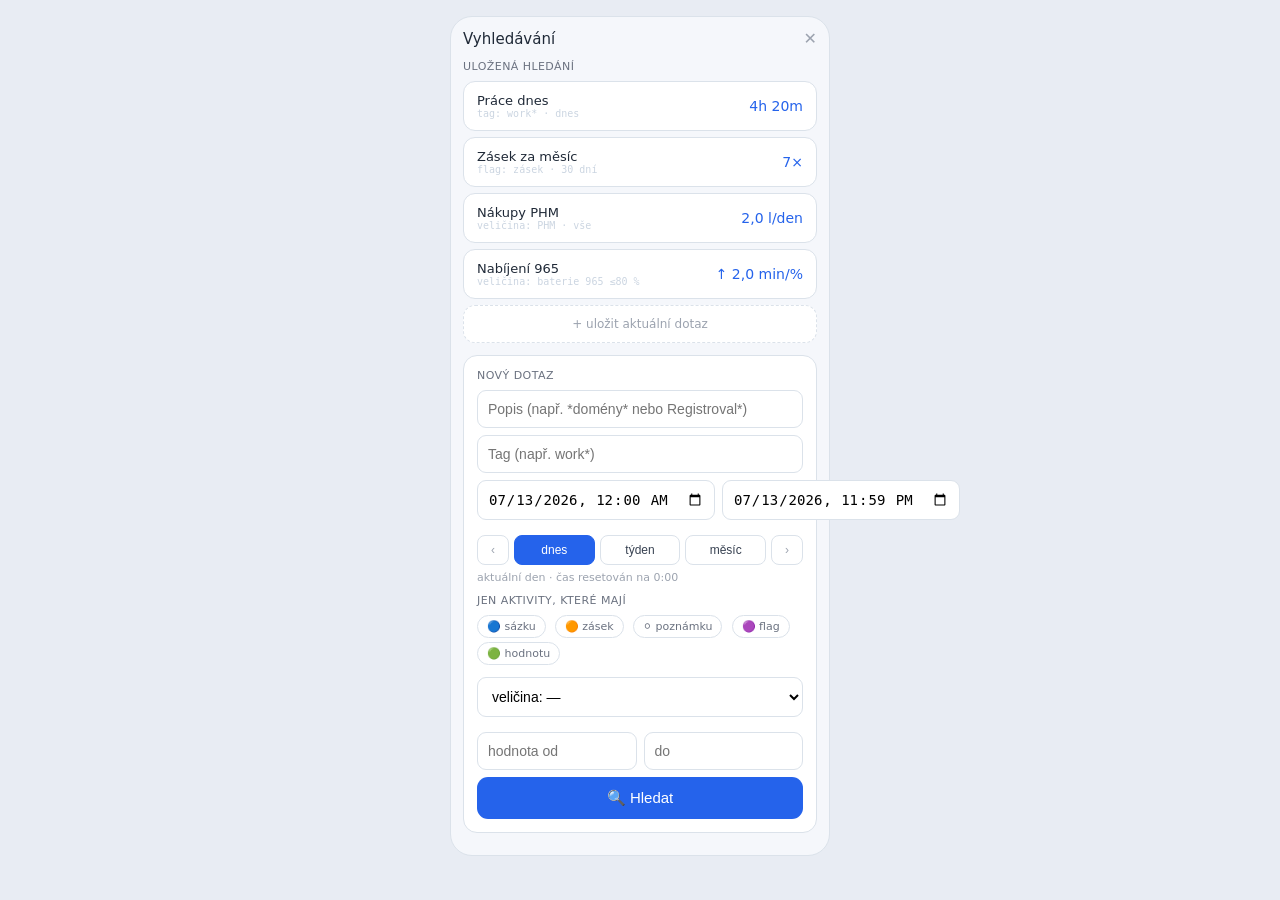
<file: dbci/mockup_hledani.html>
<!DOCTYPE html>
<html lang="cs">
<head>
<meta charset="UTF-8">
<meta name="viewport" content="width=device-width, initial-scale=1.0">
<title>dBCI — vyhledávání (mockup)</title>
<style>
  * { box-sizing:border-box; -webkit-tap-highlight-color:transparent; }
  body { margin:0; background:#e8ecf3; font-family:system-ui,-apple-system,"Segoe UI",Roboto,sans-serif; padding:16px; }
  .phone { max-width:380px; margin:0 auto; background:#f5f7fb; border-radius:22px; padding:12px; border:1px solid #dbe2ea; min-height:560px; }
  .top { display:flex; align-items:center; justify-content:space-between; margin-bottom:12px; }
  .t { font-size:15px; font-weight:500; color:#1f2937; }
  .x { color:#9ca3af; cursor:pointer; }
  .card { background:#fff; border:1px solid #dbe2ea; border-radius:14px; padding:13px; margin-bottom:10px; }
  .lbl { font-size:11px; color:#6b7280; letter-spacing:.04em; margin-bottom:8px; }
  input, select { width:100%; border:1px solid #dbe2ea; border-radius:9px; padding:10px; font-size:14px; margin-bottom:7px; background:#fff; }
  .two { display:flex; gap:7px; }
  .two input { flex:1; }
  .qk { display:flex; gap:5px; align-items:center; margin:8px 0 2px; }
  .qk button { padding:7px 0; border-radius:8px; border:1px solid #dbe2ea; background:#fff; font-size:12px; color:#374151; cursor:pointer; }
  .qk .m { flex:1; }
  .qk .m.on { background:#2563eb; color:#fff; border-color:#2563eb; }
  .qk .ar { flex:0 0 32px; color:#9ca3af; }
  .btn { width:100%; background:#2563eb; color:#fff; border:none; border-radius:11px; padding:12px; font-size:15px; font-weight:500; cursor:pointer; }
  .tile { display:flex; align-items:center; justify-content:space-between; background:#fff; border:1px solid #dbe2ea; border-radius:12px; padding:11px 13px; margin-bottom:6px; cursor:pointer; }
  .tile .n { font-size:13px; color:#1f2937; }
  .tile .q { font-size:10px; color:#cbd5e1; font-family:ui-monospace,monospace; }
  .tile .s { font-size:14px; font-weight:500; color:#2563eb; font-variant-numeric:tabular-nums; }
  .row { display:flex; align-items:center; gap:9px; background:#fff; border:1px solid #dbe2ea; border-radius:11px; padding:9px 11px; margin-bottom:5px; }
  .dur { min-width:56px; font-size:12px; font-weight:500; color:#374151; font-variant-numeric:tabular-nums; }
  .nm { font-size:13px; color:#1f2937; white-space:nowrap; overflow:hidden; text-overflow:ellipsis; }
  .sub { font-size:11px; color:#9ca3af; }
  .tag { font-size:10px; padding:2px 7px; border-radius:6px; }
  .go { flex:0 0 26px; height:26px; border-radius:7px; border:1px solid #dbe2ea; background:#f8fafc; color:#6b7280; font-size:11px; cursor:pointer; }
  .dot { font-size:7px; }
  .sum { display:flex; justify-content:space-between; align-items:baseline; padding:2px 4px 9px; }
  .sum .a { font-size:12px; color:#6b7280; }
  .sum .b { font-size:16px; font-weight:500; color:#1f2937; font-variant-numeric:tabular-nums; }
  .note { font-size:11px; color:#9ca3af; text-align:center; margin-top:9px; }
  .chip { display:inline-flex; align-items:center; gap:4px; font-size:11px; padding:4px 9px; border-radius:14px; border:1px solid #dbe2ea; background:#fff; color:#6b7280; cursor:pointer; margin:0 4px 4px 0; }
  .chip.on { background:#eef4ff; border-color:#2563eb; color:#2563eb; }
</style>
</head>
<body>
<div class="phone">

  <div class="top"><span class="t">Vyhledávání</span><span class="x">✕</span></div>

  <div class="lbl">ULOŽENÁ HLEDÁNÍ</div>
  <div id="tiles"></div>

  <div class="card" style="margin-top:12px;">
    <div class="lbl">NOVÝ DOTAZ</div>
    <input id="q1" placeholder="Popis (např. *domény* nebo Registroval*)">
    <input id="q2" placeholder="Tag (např. work*)">

    <div class="two">
      <input type="datetime-local" id="f1" value="2026-07-13T00:00">
      <input type="datetime-local" id="f2" value="2026-07-13T23:59">
    </div>

    <div class="qk">
      <button class="ar" onclick="shift(-1)">‹</button>
      <button class="m on" data-m="d" onclick="quick('d',this)">dnes</button>
      <button class="m" data-m="w" onclick="quick('w',this)">týden</button>
      <button class="m" data-m="mo" onclick="quick('mo',this)">měsíc</button>
      <button class="ar" onclick="shift(1)">›</button>
    </div>
    <div class="note" id="rng" style="text-align:left;margin:6px 0 10px;">po 13. 7. 2026</div>

    <div class="lbl" style="margin-top:4px;">JEN AKTIVITY, KTERÉ MAJÍ</div>
    <div style="margin-bottom:8px;">
      <span class="chip" onclick="this.classList.toggle('on')">🔵 sázku</span>
      <span class="chip" onclick="this.classList.toggle('on')">🟠 zásek</span>
      <span class="chip" onclick="this.classList.toggle('on')">⚪ poznámku</span>
      <span class="chip" onclick="this.classList.toggle('on')">🟣 flag</span>
      <span class="chip" onclick="this.classList.toggle('on')">🟢 hodnotu</span>
    </div>

    <div class="two" style="margin-bottom:8px;">
      <select style="flex:1;"><option>veličina: —</option><option>baterie 965 / %</option><option>baterie 645 / %</option><option>PHM / l</option></select>
    </div>
    <div class="two">
      <input placeholder="hodnota od" style="flex:1;"><input placeholder="do" style="flex:1;">
    </div>

    <button class="btn" onclick="search()">🔍 Hledat</button>
  </div>

  <div id="res"></div>

</div>

<script>
var saved=[
  {n:'Práce dnes', q:'tag: work*  ·  dnes', s:'4h 20m'},
  {n:'Zásek za měsíc', q:'flag: zásek  ·  30 dní', s:'7×'},
  {n:'Nákupy PHM', q:'veličina: PHM  ·  vše', s:'2,0 l/den'},
  {n:'Nabíjení 965', q:'veličina: baterie 965 ≤80 %', s:'↑ 2,0 min/%'}
];
document.getElementById('tiles').innerHTML = saved.map(function(t){
  return '<div class="tile" onclick="search()"><div><div class="n">'+t.n+'</div><div class="q">'+t.q+'</div></div><div class="s">'+t.s+'</div></div>';
}).join('') + '<div class="tile" style="border-style:dashed;color:#9ca3af;justify-content:center;"><span style="font-size:12px;">+ uložit aktuální dotaz</span></div>';

var mode='d', off=0;
function quick(m,b){ mode=m; off=0;
  document.querySelectorAll('.qk .m').forEach(function(x){x.classList.remove('on');});
  b.classList.add('on'); upd();
}
function shift(d){ off+=d; upd(); }
function upd(){
  var lbl={d:'den',w:'týden',mo:'měsíc'}[mode];
  var txt = off===0 ? ('aktuální '+lbl) : (Math.abs(off)+'. '+lbl+(off<0?' zpět':' vpřed'));
  document.getElementById('rng').textContent = txt + ' · čas resetován na 0:00';
}

var data=[
  {d:'46m 28s',n:'work - 8. hit',t:'work - WD - projekt - appka',c:'#fde68a',tm:'21:21 – 22:07',f:['note']},
  {d:'27m 22s',n:'work - 7. hit',t:'work - VVČ - článek AI',c:'#fde68a',tm:'20:51 – 21:19',f:['note','flags']},
  {d:'1h 05m',n:'work - 6. hit',t:'work - VVČ - článek AI',c:'#fde68a',tm:'19:30 – 20:36',f:['bet','stuck']},
  {d:'52m 10s',n:'work - 5. hit',t:'work - výuka - zkoušení',c:'#fde68a',tm:'14:20 – 15:12',f:['flags'],y:'2025'},
  {d:'1h 48m',n:'work - 4. hit',t:'work - projekt - appka',c:'#fde68a',tm:'10:15 – 12:03',f:[]}
];
function dots(f){
  var m={bet:'#2563eb',stuck:'#f59e0b',note:'#94a3b8',flags:'#a78bfa',val:'#14b8a6'};
  if(!f.length) return '';
  return '<div style="display:flex;gap:2px;">'+f.map(function(x){return '<span class="dot" style="color:'+m[x]+';">●</span>';}).join('')+'</div>';
}
function search(){
  var h='<div class="sum"><span class="a">5 aktivit · tag work*</span><span class="b">4h 20m</span></div>';
  data.forEach(function(r){
    h+='<div class="row">'
      +'<div class="dur">'+r.d+'</div>'
      +'<div style="flex:1;min-width:0;"><div class="nm">'+r.n+'</div>'
        +'<div class="sub">'+r.tm+(r.y?' · '+r.y:'')+'</div></div>'
      + dots(r.f)
      +'<span class="tag" style="background:'+r.c+';color:#374151;max-width:90px;overflow:hidden;text-overflow:ellipsis;white-space:nowrap;">'+r.t+'</span>'
      +'<button class="go" title="přejít do dne" onclick="alert(\'→ action log toho dne\')">›|</button>'
    +'</div>';
  });
  h+='<div class="note">rok se ukáže jen mimo aktuální (viz „work - 5. hit · 2025")<br>tlačítko ›| = přejít do dne · tapnutí jinam = detail aktivity</div>';
  document.getElementById('res').innerHTML=h;
  document.getElementById('res').scrollIntoView({behavior:'smooth'});
}
upd();
</script>
</body>
</html>
</file>
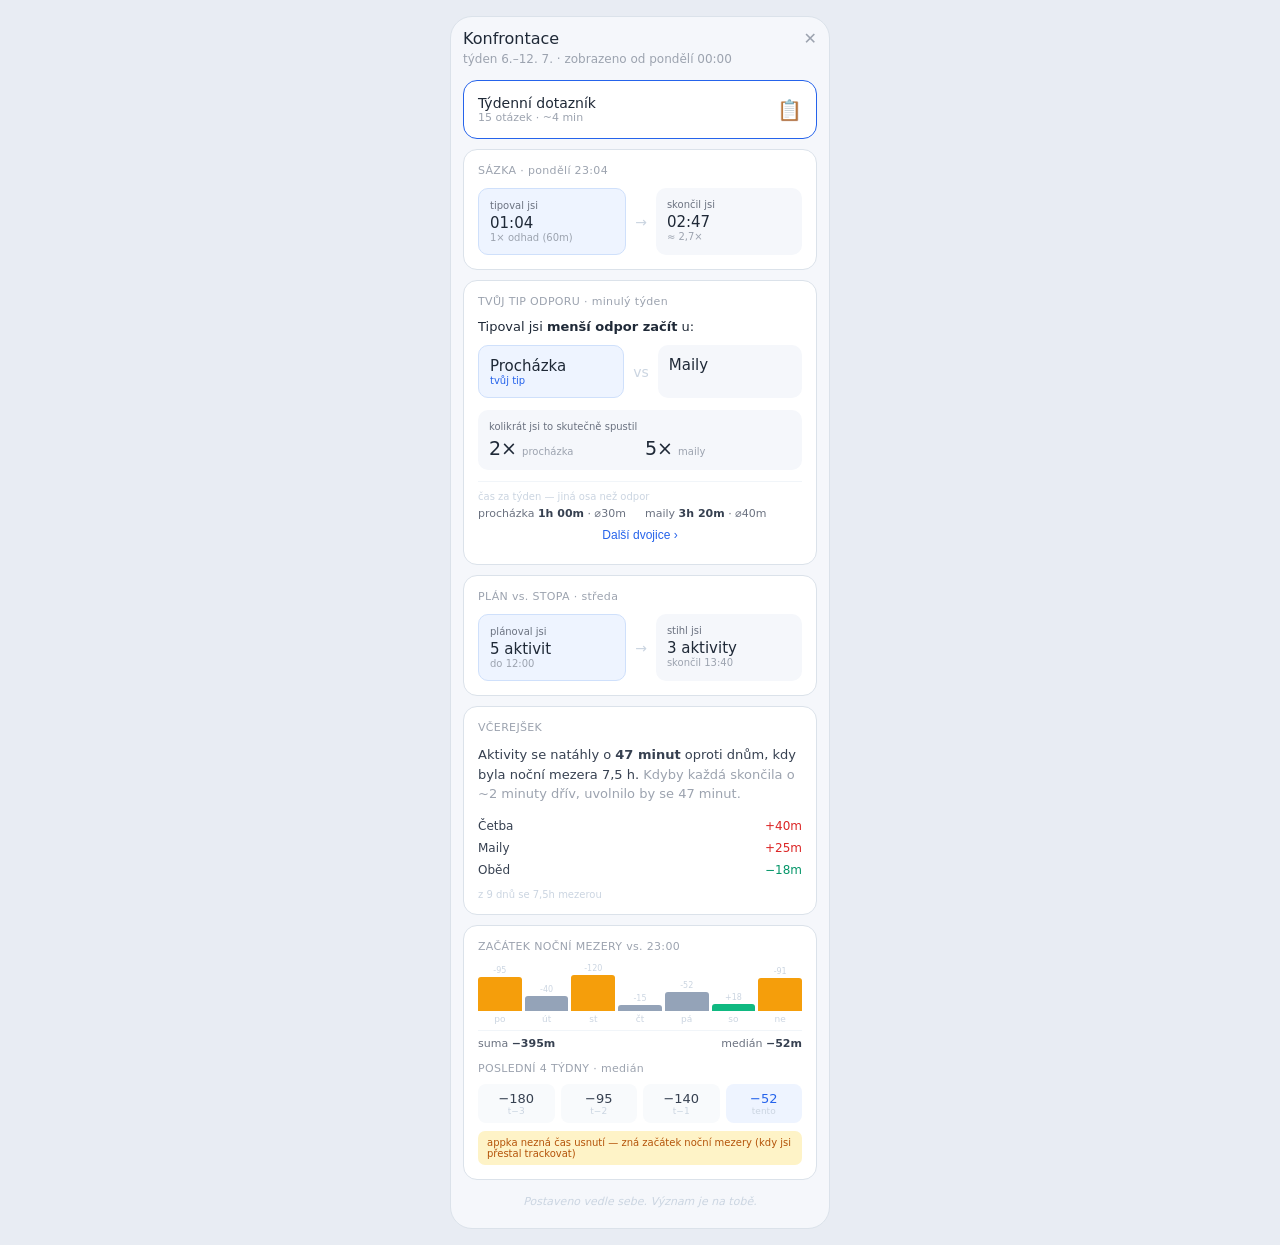
<file: dbci/mockup_konfrontace.html>
<!DOCTYPE html>
<html lang="cs">
<head>
<meta charset="UTF-8">
<meta name="viewport" content="width=device-width, initial-scale=1.0">
<title>dBCI — konfrontace (mockup)</title>
<style>
  * { box-sizing:border-box; -webkit-tap-highlight-color:transparent; }
  body { margin:0; background:#e8ecf3; font-family:system-ui,-apple-system,"Segoe UI",Roboto,sans-serif; padding:16px; }
  .phone { max-width:380px; margin:0 auto; background:#f5f7fb; border-radius:22px; padding:12px; border:1px solid #dbe2ea; }
  .top { display:flex; align-items:center; justify-content:space-between; margin-bottom:4px; }
  .t { font-size:16px; font-weight:500; color:#1f2937; }
  .x { color:#9ca3af; cursor:pointer; }
  .wk { font-size:12px; color:#9ca3af; margin-bottom:14px; }
  .card { background:#fff; border:1px solid #dbe2ea; border-radius:14px; padding:14px; margin-bottom:10px; }
  .lbl { font-size:11px; color:#9ca3af; letter-spacing:.03em; margin-bottom:11px; }
  .pair { display:flex; align-items:stretch; gap:9px; }
  .box { flex:1; background:#f5f7fb; border-radius:10px; padding:11px; }
  .box.me { background:#eef4ff; border:1px solid #cfe0fb; }
  .bl { font-size:10px; color:#6b7280; margin-bottom:3px; }
  .bv { font-size:15px; font-weight:500; color:#1f2937; }
  .bs { font-size:10px; color:#9ca3af; }
  .ar { align-self:center; color:#cbd5e1; font-size:14px; }
  .ctx { border-top:1px solid #f1f5f9; margin-top:11px; padding-top:9px; }
  .ctxl { font-size:10px; color:#cbd5e1; margin-bottom:5px; }
  .ctxr { display:flex; gap:10px; font-size:11px; color:#6b7280; }
  .quiet { font-size:11px; color:#cbd5e1; font-style:italic; margin-top:11px; }
  .dlz { background:#fff; border:1px solid #2563eb; border-radius:14px; padding:14px; margin-bottom:10px; cursor:pointer; }
  .btn { width:100%; background:#2563eb; color:#fff; border:none; border-radius:10px; padding:11px; font-size:14px; font-weight:500; cursor:pointer; margin-top:10px; }
  .days { display:flex; gap:3px; align-items:flex-end; height:60px; margin:10px 0 6px; }
  .day { flex:1; display:flex; flex-direction:column; align-items:center; justify-content:flex-end; height:100%; }
  .dbar { width:100%; border-radius:3px 3px 0 0; }
  .dlbl { font-size:9px; color:#cbd5e1; margin-top:3px; }
  .wks { display:flex; gap:6px; margin-top:9px; }
  .wkb { flex:1; text-align:center; background:#f8fafc; border-radius:8px; padding:7px 4px; }
  .wkb .v { font-size:13px; font-weight:500; color:#374151; font-variant-numeric:tabular-nums; }
  .wkb .l { font-size:9px; color:#cbd5e1; }
  .more { width:100%; background:none; border:none; color:#2563eb; font-size:12px; padding:8px; cursor:pointer; }
  .lst { display:flex; justify-content:space-between; font-size:12px; padding:4px 0; }
  .lst span:first-child { color:#374151; }
  .lst span:last-child { color:#9ca3af; font-variant-numeric:tabular-nums; }
  .warn { font-size:10px; color:#b45309; background:#fef3c7; border-radius:7px; padding:6px 9px; margin-top:8px; }
</style>
</head>
<body>
<div class="phone">

  <div class="top"><span class="t">Konfrontace</span><span class="x">✕</span></div>
  <div class="wk">týden 6.–12. 7. · zobrazeno od pondělí 00:00</div>

  <!-- M3 dlaždice -->
  <div class="dlz" onclick="alert('→ M3 dotazník\n\n15 reformulací týchž položek\n7bodová škála: rozhodně ano … rozhodně ne\n+ volitelný volný text „proč tak?“\n\n(vstupní vlna byla 60 položek)')">
    <div style="display:flex;justify-content:space-between;align-items:center;">
      <div>
        <div style="font-size:14px;color:#1f2937;">Týdenní dotazník</div>
        <div style="font-size:11px;color:#9ca3af;">15 otázek · ~4 min</div>
      </div>
      <div style="font-size:20px;">📋</div>
    </div>
  </div>

  <!-- Sázka -->
  <div class="card">
    <div class="lbl">SÁZKA · pondělí 23:04</div>
    <div class="pair">
      <div class="box me"><div class="bl">tipoval jsi</div><div class="bv">01:04</div><div class="bs">1× odhad (60m)</div></div>
      <div class="ar">→</div>
      <div class="box"><div class="bl">skončil jsi</div><div class="bv">02:47</div><div class="bs">≈ 2,7×</div></div>
    </div>
  </div>

  <!-- M1 -->
  <div class="card">
    <div class="lbl">TVŮJ TIP ODPORU · minulý týden</div>
    <div style="font-size:13px;color:#1f2937;margin-bottom:11px;">Tipoval jsi <b>menší odpor začít</b> u:</div>
    <div class="pair" style="margin-bottom:12px;">
      <div class="box me"><div class="bv">Procházka</div><div class="bs" style="color:#2563eb;">tvůj tip</div></div>
      <div class="ar">vs</div>
      <div class="box"><div class="bv">Maily</div><div class="bs">&nbsp;</div></div>
    </div>
    <div class="box" style="background:#f5f7fb;">
      <div class="bl">kolikrát jsi to skutečně spustil</div>
      <div style="display:flex;gap:10px;margin-top:5px;">
        <div style="flex:1;"><span style="font-size:19px;font-weight:500;color:#1f2937;">2×</span> <span class="bs">procházka</span></div>
        <div style="flex:1;"><span style="font-size:19px;font-weight:500;color:#1f2937;">5×</span> <span class="bs">maily</span></div>
      </div>
    </div>
    <div class="ctx">
      <div class="ctxl">čas za týden — jiná osa než odpor</div>
      <div class="ctxr">
        <div style="flex:1;">procházka <b style="color:#374151;">1h 00m</b> · ⌀30m</div>
        <div style="flex:1;">maily <b style="color:#374151;">3h 20m</b> · ⌀40m</div>
      </div>
    </div>
    <button class="more" onclick="alert('→ další dvojice\n\n· Četba vs. Vývoj aplikace (4× / 9×)\n· Oběd vs. Nákup (5× / 2×)\n· ...\n\nzobrazeny jen dvojice s ≥8 souboji')">Další dvojice ›</button>
  </div>

  <!-- Plán vs stopa -->
  <div class="card">
    <div class="lbl">PLÁN vs. STOPA · středa</div>
    <div class="pair">
      <div class="box me"><div class="bl">plánoval jsi</div><div class="bv">5 aktivit</div><div class="bs">do 12:00</div></div>
      <div class="ar">→</div>
      <div class="box"><div class="bl">stihl jsi</div><div class="bv">3 aktivity</div><div class="bs">skončil 13:40</div></div>
    </div>
  </div>

  <!-- Ranní retrospektiva -->
  <div class="card">
    <div class="lbl">VČEREJŠEK</div>
    <div style="font-size:13px;color:#374151;line-height:1.5;">
      Aktivity se natáhly o <b>47 minut</b> oproti dnům, kdy byla noční mezera 7,5 h.
      <span style="color:#9ca3af;">Kdyby každá skončila o ~2 minuty dřív, uvolnilo by se 47 minut.</span>
    </div>
    <div style="margin-top:11px;">
      <div class="lst"><span>Četba</span><span style="color:#dc2626;">+40m</span></div>
      <div class="lst"><span>Maily</span><span style="color:#dc2626;">+25m</span></div>
      <div class="lst"><span>Oběd</span><span style="color:#059669;">−18m</span></div>
    </div>
    <div style="font-size:10px;color:#cbd5e1;margin-top:8px;">z 9 dnů se 7,5h mezerou</div>
  </div>

  <!-- Spánek -->
  <div class="card">
    <div class="lbl">ZAČÁTEK NOČNÍ MEZERY vs. 23:00</div>
    <div class="days" id="days"></div>
    <div style="display:flex;justify-content:space-between;font-size:11px;color:#6b7280;padding-top:6px;border-top:1px solid #f1f5f9;">
      <span>suma <b style="color:#374151;">−395m</b></span>
      <span>medián <b style="color:#374151;">−52m</b></span>
    </div>
    <div class="lbl" style="margin:12px 0 6px;">POSLEDNÍ 4 TÝDNY · medián</div>
    <div class="wks">
      <div class="wkb"><div class="v">−180</div><div class="l">t−3</div></div>
      <div class="wkb"><div class="v">−95</div><div class="l">t−2</div></div>
      <div class="wkb"><div class="v">−140</div><div class="l">t−1</div></div>
      <div class="wkb" style="background:#eef4ff;"><div class="v" style="color:#2563eb;">−52</div><div class="l">tento</div></div>
    </div>
    <div class="warn">appka nezná čas usnutí — zná začátek noční mezery (kdy jsi přestal trackovat)</div>
  </div>

  <div class="quiet" style="text-align:center;padding:4px 12px 8px;">Postaveno vedle sebe. Význam je na tobě.</div>

</div>

<script>
var d=[[-95,'po'],[-40,'út'],[-120,'st'],[-15,'čt'],[-52,'pá'],[+18,'so'],[-91,'ne']];
var mx=130;
document.getElementById('days').innerHTML=d.map(function(x){
  var v=x[0], h=Math.max(3,Math.abs(v)/mx*46);
  var col = v>0 ? '#10b981' : (Math.abs(v)>90 ? '#f59e0b' : '#94a3b8');
  return '<div class="day">'
    +'<div style="font-size:8px;color:#cbd5e1;margin-bottom:2px;">'+(v>0?'+':'')+v+'</div>'
    +'<div class="dbar" style="height:'+h+'px;background:'+col+';"></div>'
    +'<div class="dlbl">'+x[1]+'</div></div>';
}).join('');
</script>
</body>
</html>
</file>
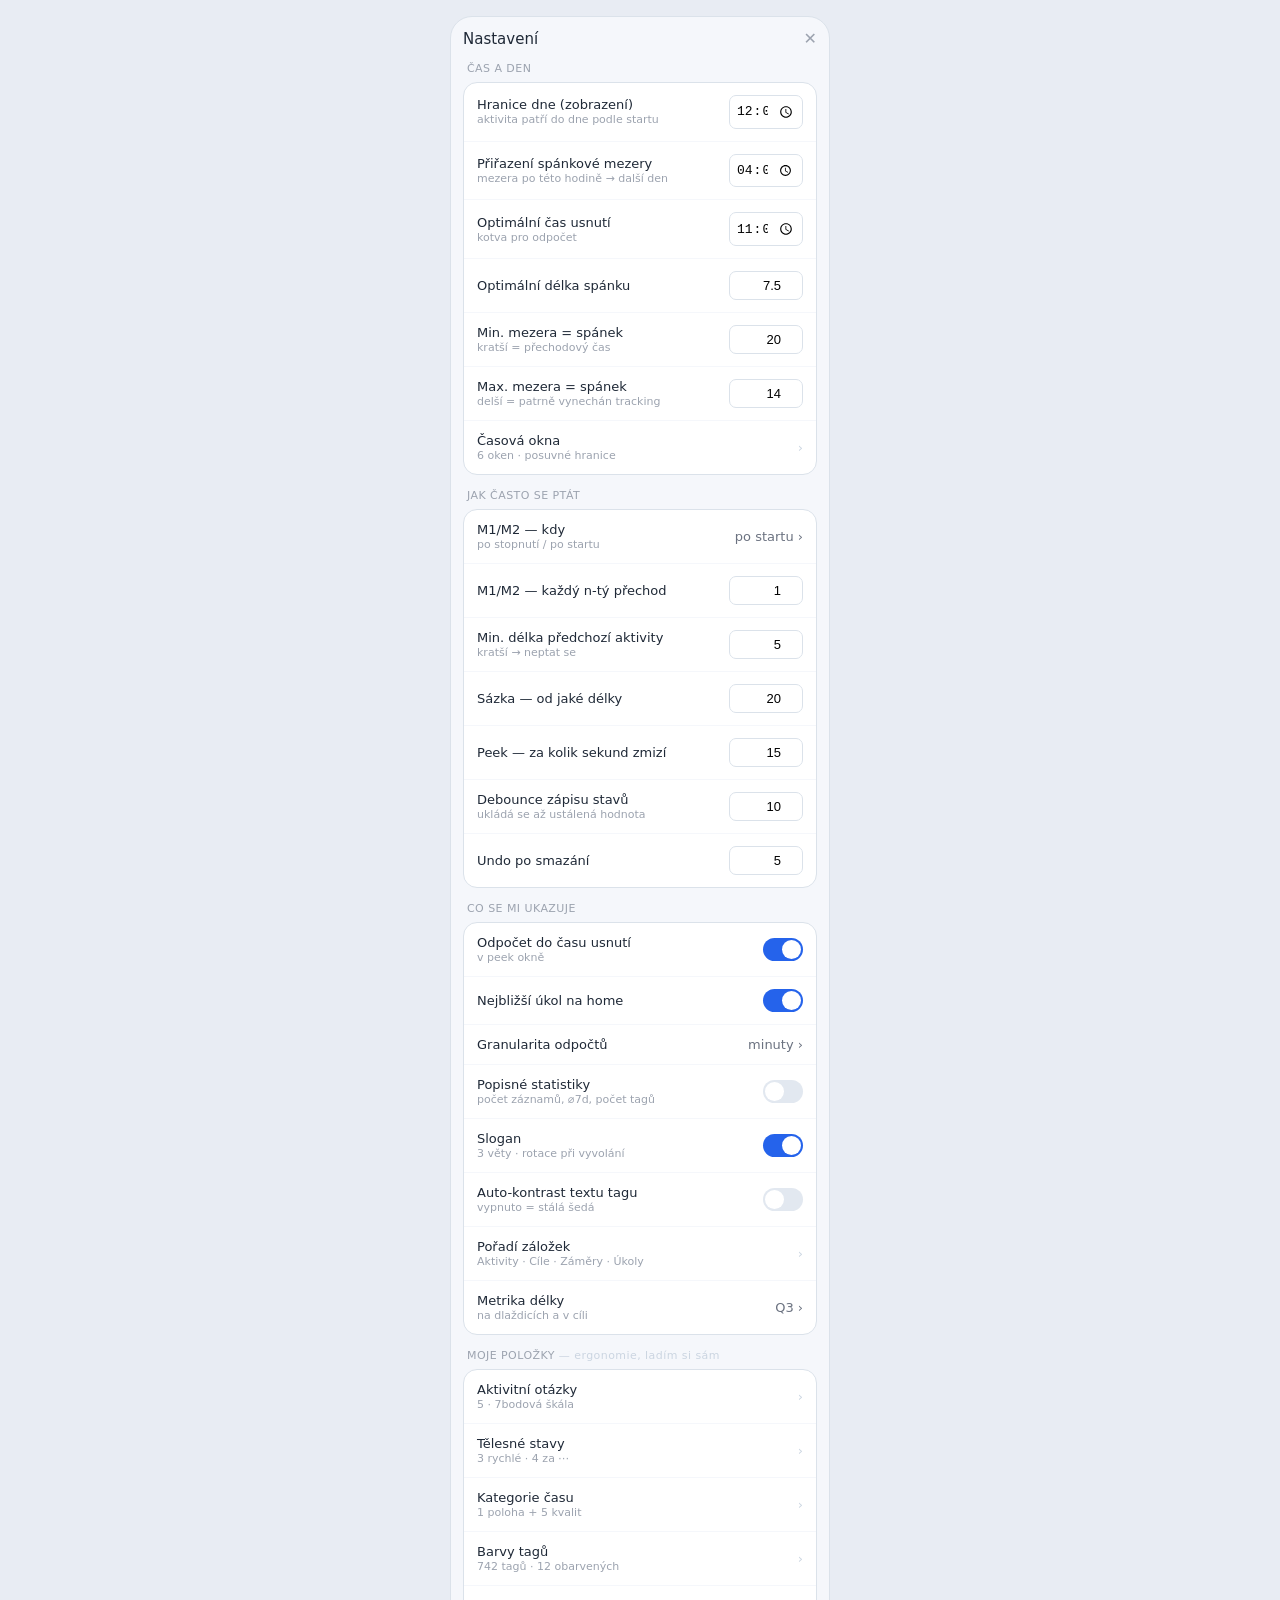
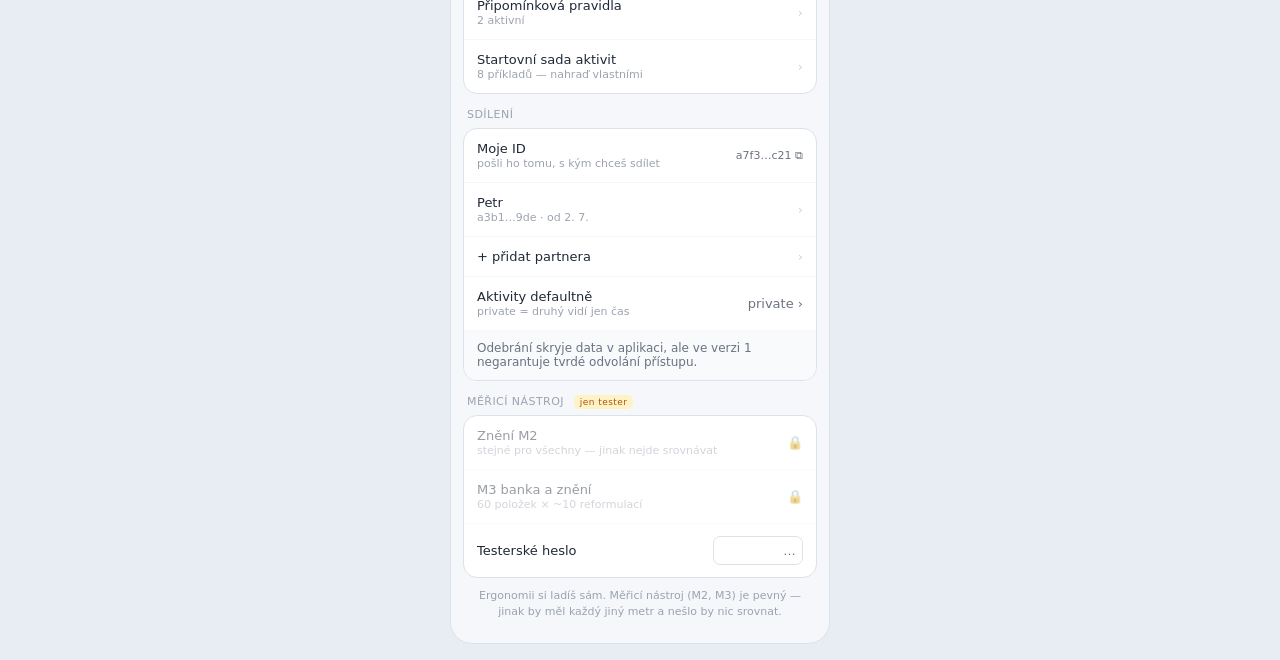
<file: dbci/mockup_nastaveni.html>
<!DOCTYPE html>
<html lang="cs">
<head>
<meta charset="UTF-8">
<meta name="viewport" content="width=device-width, initial-scale=1.0">
<title>dBCI — Nastavení (mockup)</title>
<style>
  * { box-sizing:border-box; -webkit-tap-highlight-color:transparent; }
  body { margin:0; background:#e8ecf3; font-family:system-ui,-apple-system,"Segoe UI",Roboto,sans-serif; padding:16px; }
  .phone { max-width:380px; margin:0 auto; background:#f5f7fb; border-radius:22px; padding:12px; border:1px solid #dbe2ea; min-height:560px; }
  .top { display:flex; align-items:center; justify-content:space-between; margin-bottom:12px; }
  .t { font-size:15px; font-weight:500; color:#1f2937; }
  .x { color:#9ca3af; cursor:pointer; }
  .grp { font-size:11px; color:#9ca3af; letter-spacing:.04em; margin:14px 4px 7px; }
  .card { background:#fff; border:1px solid #dbe2ea; border-radius:14px; overflow:hidden; margin-bottom:4px; }
  .r { display:flex; align-items:center; justify-content:space-between; padding:12px 13px; border-bottom:1px solid #f5f7fb; cursor:pointer; }
  .r:last-child { border:none; }
  .r .n { font-size:13px; color:#1f2937; }
  .r .s { font-size:11px; color:#9ca3af; margin-top:1px; }
  .r .v { font-size:13px; color:#6b7280; font-variant-numeric:tabular-nums; }
  .chev { color:#cbd5e1; font-size:13px; }
  .sw { width:40px; height:23px; border-radius:12px; background:#e2e8f0; position:relative; transition:.2s; flex:0 0 40px; }
  .sw.on { background:#2563eb; }
  .sw i { position:absolute; top:2px; left:2px; width:19px; height:19px; border-radius:50%; background:#fff; transition:.2s; }
  .sw.on i { left:19px; }
  input[type=number], input[type=time], input[type=text] { width:74px; border:1px solid #dbe2ea; border-radius:7px; padding:6px; font-size:13px; text-align:right; }
  input[type=text].w { width:120px; text-align:left; }
  .lock { font-size:9px; color:#b45309; background:#fef3c7; padding:2px 6px; border-radius:5px; margin-left:6px; }
  .note { font-size:11px; color:#9ca3af; text-align:center; margin:10px 4px; line-height:1.5; }
  .sub { background:#f8fafc; padding:10px 13px; font-size:12px; color:#6b7280; border-bottom:1px solid #f5f7fb; }
  .chip { display:inline-block; font-size:11px; padding:3px 8px; border-radius:12px; background:#eef2f7; color:#374151; margin:0 4px 4px 0; }
</style>
</head>
<body>
<div class="phone">

  <div class="top"><span class="t">Nastavení</span><span class="x">✕</span></div>

  <div class="grp">ČAS A DEN</div>
  <div class="card">
    <div class="r"><div><div class="n">Hranice dne (zobrazení)</div><div class="s">aktivita patří do dne podle startu</div></div><input type="time" value="00:00"></div>
    <div class="r"><div><div class="n">Přiřazení spánkové mezery</div><div class="s">mezera po této hodině → další den</div></div><input type="time" value="16:00"></div>
    <div class="r"><div><div class="n">Optimální čas usnutí</div><div class="s">kotva pro odpočet</div></div><input type="time" value="23:00"></div>
    <div class="r"><div><div class="n">Optimální délka spánku</div></div><input type="number" value="7.5" step="0.5"></div>
    <div class="r"><div><div class="n">Min. mezera = spánek</div><div class="s">kratší = přechodový čas</div></div><input type="number" value="20"></div>
    <div class="r"><div><div class="n">Max. mezera = spánek</div><div class="s">delší = patrně vynechán tracking</div></div><input type="number" value="14"></div>
    <div class="r" onclick="alert('Ráno 4:00–7:59\nDopoledne 8:00–11:59\nPoledne 12:00–13:59\nOdpoledne 14:00–17:59\nVečer 18:00–21:59\nNoc 22:00–3:59\n\n(posuvné hranice — kolize nemožná)')">
      <div><div class="n">Časová okna</div><div class="s">6 oken · posuvné hranice</div></div><span class="chev">›</span></div>
  </div>

  <div class="grp">JAK ČASTO SE PTÁT</div>
  <div class="card">
    <div class="r"><div><div class="n">M1/M2 — kdy</div><div class="s">po stopnutí / po startu</div></div><span class="v">po startu ›</span></div>
    <div class="r"><div><div class="n">M1/M2 — každý n-tý přechod</div></div><input type="number" value="1"></div>
    <div class="r"><div><div class="n">Min. délka předchozí aktivity</div><div class="s">kratší → neptat se</div></div><input type="number" value="5"></div>
    <div class="r"><div><div class="n">Sázka — od jaké délky</div></div><input type="number" value="20"></div>
    <div class="r"><div><div class="n">Peek — za kolik sekund zmizí</div></div><input type="number" value="15"></div>
    <div class="r"><div><div class="n">Debounce zápisu stavů</div><div class="s">ukládá se až ustálená hodnota</div></div><input type="number" value="10"></div>
    <div class="r"><div><div class="n">Undo po smazání</div></div><input type="number" value="5"></div>
  </div>

  <div class="grp">CO SE MI UKAZUJE</div>
  <div class="card">
    <div class="r" onclick="tog(this)"><div><div class="n">Odpočet do času usnutí</div><div class="s">v peek okně</div></div><div class="sw on"><i></i></div></div>
    <div class="r" onclick="tog(this)"><div><div class="n">Nejbližší úkol na home</div></div><div class="sw on"><i></i></div></div>
    <div class="r"><div><div class="n">Granularita odpočtů</div></div><span class="v">minuty ›</span></div>
    <div class="r" onclick="tog(this)"><div><div class="n">Popisné statistiky</div><div class="s">počet záznamů, ⌀7d, počet tagů</div></div><div class="sw"><i></i></div></div>
    <div class="r" onclick="tog(this)"><div><div class="n">Slogan</div><div class="s">3 věty · rotace při vyvolání</div></div><div class="sw on"><i></i></div></div>
    <div class="r" onclick="tog(this)"><div><div class="n">Auto-kontrast textu tagu</div><div class="s">vypnuto = stálá šedá</div></div><div class="sw"><i></i></div></div>
    <div class="r"><div><div class="n">Pořadí záložek</div><div class="s">Aktivity · Cíle · Záměry · Úkoly</div></div><span class="chev">›</span></div>
    <div class="r"><div><div class="n">Metrika délky</div><div class="s">na dlaždicích a v cíli</div></div><span class="v">Q3 ›</span></div>
  </div>

  <div class="grp">MOJE POLOŽKY <span style="color:#cbd5e1;">— ergonomie, ladím si sám</span></div>
  <div class="card">
    <div class="r" onclick="alert('5 aktivitních otázek:\n\n1. Brániční dýchání? (vůbec → silně)\n2. Jak jsem se cítil? (otrávený → spokojený)\n3. Zaostření na blízko? (ostře → nelze)\n4. Rotace hrudní páteře? (volně → strnule)\n5. [vlastní]\n\n+ přidat další · počet není omezen')">
      <div><div class="n">Aktivitní otázky</div><div class="s">5 · 7bodová škála</div></div><span class="chev">›</span></div>
    <div class="r" onclick="alert('Rychlé (u každé aktivity):\n· únava (4 stupně)\n· zívnutí\n· zásek\n\nZa ⋯ (default):\n· hlad · bolest hlavy · tepelná nepohoda · emocionální rozrušení\n\n+ přidat vlastní (např. Kvalita vidění, 5 stupňů)\npočet stupňů je per položka')">
      <div><div class="n">Tělesné stavy</div><div class="s">3 rychlé · 4 za ⋯</div></div><span class="chev">›</span></div>
    <div class="r" onclick="alert('POLOHA (jedna z):\nsezení · stání · chůze · běh · ležení\n\nKVALITY (nezávisle):\nmozek · rotace hrudní páteře · brániční dýchání · odstup od myšlenek · denní světlo')">
      <div><div class="n">Kategorie času</div><div class="s">1 poloha + 5 kvalit</div></div><span class="chev">›</span></div>
    <div class="r"><div><div class="n">Barvy tagů</div><div class="s">742 tagů · 12 obarvených</div></div><span class="chev">›</span></div>
    <div class="r" onclick="alert('když startuju [Večeře]\na [Bral rybí tuk] nebylo dnes zalogováno\n→ ukaž: „Většinou si bereš rybí tuk. Dneska to máš jinak?“\n\n(spouštěč jen na STARTU — na konci je pozdě)')">
      <div><div class="n">Připomínková pravidla</div><div class="s">2 aktivní</div></div><span class="chev">›</span></div>
    <div class="r"><div><div class="n">Startovní sada aktivit</div><div class="s">8 příkladů — nahraď vlastními</div></div><span class="chev">›</span></div>
  </div>

  <div class="grp">SDÍLENÍ</div>
  <div class="card">
    <div class="r"><div><div class="n">Moje ID</div><div class="s">pošli ho tomu, s kým chceš sdílet</div></div><span class="v" style="font-size:11px;">a7f3…c21 ⧉</span></div>
    <div class="r"><div><div class="n">Petr</div><div class="s">a3b1…9de · od 2. 7.</div></div><span class="chev">›</span></div>
    <div class="r"><div><div class="n">+ přidat partnera</div></div><span class="chev">›</span></div>
    <div class="r"><div><div class="n">Aktivity defaultně</div><div class="s">private = druhý vidí jen čas</div></div><span class="v">private ›</span></div>
    <div class="sub">Odebrání skryje data v aplikaci, ale ve verzi 1 negarantuje tvrdé odvolání přístupu.</div>
  </div>

  <div class="grp">MĚŘICÍ NÁSTROJ <span class="lock">jen tester</span></div>
  <div class="card">
    <div class="r" style="opacity:.45;"><div><div class="n">Znění M2</div><div class="s">stejné pro všechny — jinak nejde srovnávat</div></div><span class="chev">🔒</span></div>
    <div class="r" style="opacity:.45;"><div><div class="n">M3 banka a znění</div><div class="s">60 položek × ~10 reformulací</div></div><span class="chev">🔒</span></div>
    <div class="r"><div><div class="n">Testerské heslo</div></div><input type="text" placeholder="…" style="width:90px;"></div>
  </div>

  <div class="note">Ergonomii si ladíš sám. Měřicí nástroj (M2, M3) je pevný —<br>jinak by měl každý jiný metr a nešlo by nic srovnat.</div>

</div>

<script>
function tog(r){ r.querySelector('.sw').classList.toggle('on'); }
</script>
</body>
</html>
</file>
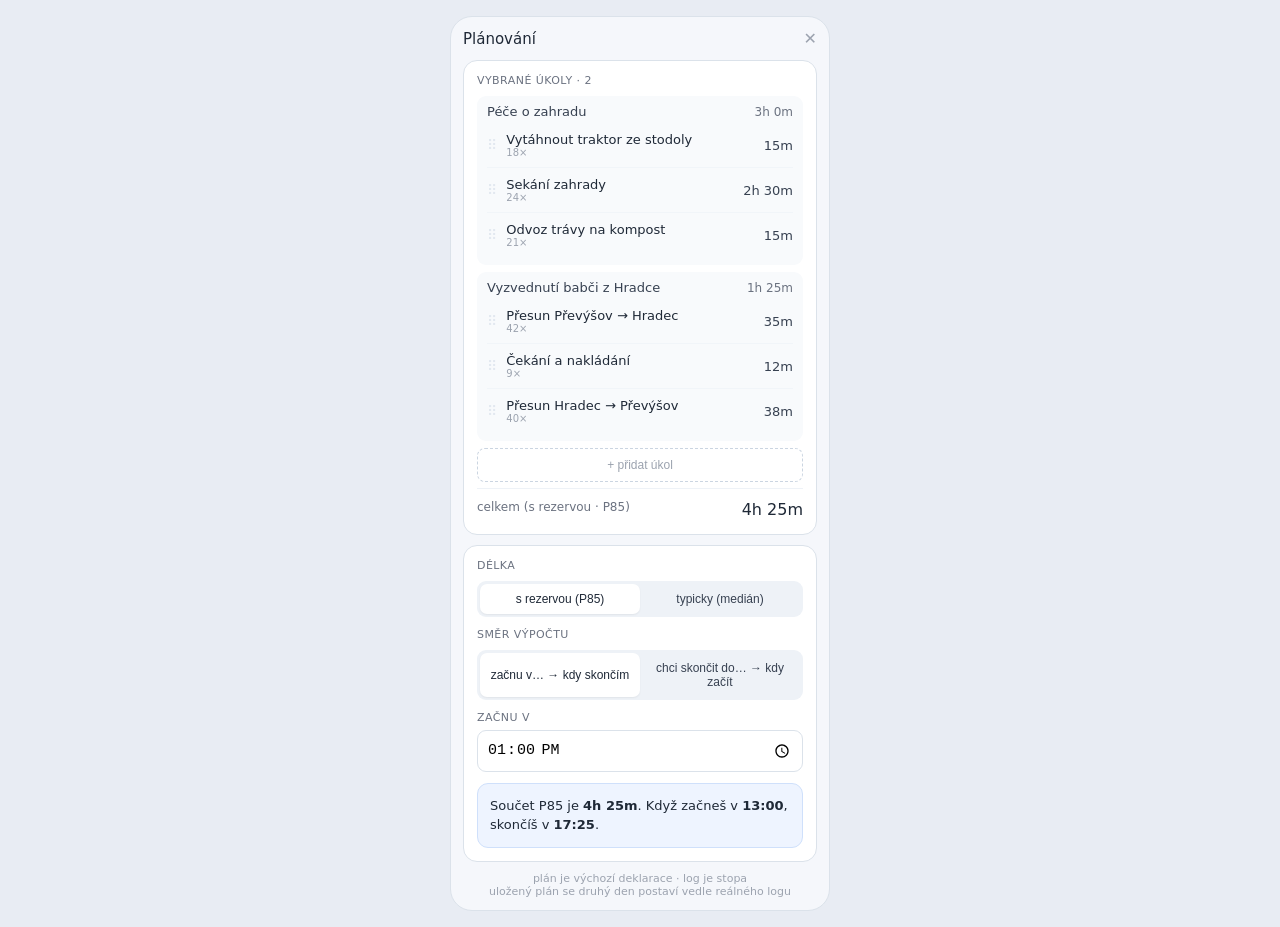
<file: dbci/mockup_planovani.html>
<!DOCTYPE html>
<html lang="cs">
<head>
<meta charset="UTF-8">
<meta name="viewport" content="width=device-width, initial-scale=1.0">
<title>dBCI — Plánování (mockup)</title>
<style>
  * { box-sizing:border-box; -webkit-tap-highlight-color:transparent; }
  body { margin:0; background:#e8ecf3; font-family:system-ui,-apple-system,"Segoe UI",Roboto,sans-serif; padding:16px; }
  .phone { max-width:380px; margin:0 auto; background:#f5f7fb; border-radius:22px; padding:12px; border:1px solid #dbe2ea; min-height:560px; }
  .top { display:flex; align-items:center; justify-content:space-between; margin-bottom:12px; }
  .t { font-size:15px; font-weight:500; color:#1f2937; }
  .x { color:#9ca3af; cursor:pointer; }
  .card { background:#fff; border:1px solid #dbe2ea; border-radius:14px; padding:13px; margin-bottom:10px; }
  .lbl { font-size:11px; color:#6b7280; letter-spacing:.04em; margin-bottom:9px; }
  .seg { display:flex; background:#eef2f7; border-radius:9px; padding:3px; margin-bottom:11px; }
  .seg button { flex:1; padding:8px; border-radius:7px; border:none; background:transparent; font-size:12px; color:#374151; cursor:pointer; }
  .seg button.on { background:#fff; color:#1f2937; font-weight:500; box-shadow:0 1px 2px rgba(0,0,0,.06); }
  .it { display:flex; align-items:center; gap:9px; padding:9px 0; border-bottom:1px solid #f1f5f9; }
  .it:last-child { border:none; }
  .gr { color:#e2e8f0; font-size:14px; cursor:grab; }
  .nm { font-size:13px; color:#1f2937; }
  .sb { font-size:10px; color:#9ca3af; }
  .tm { font-size:13px; color:#374151; font-variant-numeric:tabular-nums; min-width:52px; text-align:right; }
  .task { background:#f8fafc; border-radius:9px; padding:8px 10px; margin-bottom:7px; }
  .tot { display:flex; justify-content:space-between; padding:11px 0 2px; border-top:1px solid #eef2f7; margin-top:6px; }
  .tot .a { font-size:12px; color:#6b7280; }
  .tot .b { font-size:16px; font-weight:500; color:#1f2937; font-variant-numeric:tabular-nums; }
  input[type=time] { border:1px solid #dbe2ea; border-radius:9px; padding:9px; font-size:15px; width:100%; }
  .res { background:#eef4ff; border:1px solid #cfe0fb; border-radius:11px; padding:12px; font-size:13px; color:#1f2937; line-height:1.5; }
  .res b { font-variant-numeric:tabular-nums; }
  .bad { background:#fef3c7; border-color:#fcd34d; }
  .btn { width:100%; background:#2563eb; color:#fff; border:none; border-radius:11px; padding:12px; font-size:15px; font-weight:500; cursor:pointer; }
  .note { font-size:11px; color:#9ca3af; text-align:center; margin-top:9px; }
  .add { width:100%; padding:9px; border-radius:8px; border:1px dashed #cbd5e1; background:#fff; font-size:12px; color:#9ca3af; cursor:pointer; }
</style>
</head>
<body>
<div class="phone">

  <div class="top"><span class="t">Plánování</span><span class="x">✕</span></div>

  <div class="card">
    <div class="lbl">VYBRANÉ ÚKOLY · 2</div>
    <div id="list"></div>
    <button class="add" onclick="alert('→ zpět na Úkoly\n\nzaškrtni další úkoly se vzorovými aktivitami\n→ „naplánovat vybrané“')">+ přidat úkol</button>
    <div class="tot"><span class="a" id="totLbl">celkem (s rezervou · P85)</span><span class="b" id="tot">3h 50m</span></div>
  </div>

  <div class="card">
    <div class="lbl">DÉLKA</div>
    <div class="seg">
      <button class="on" id="mP85" onclick="setM('p85')">s rezervou (P85)</button>
      <button id="mMed" onclick="setM('med')">typicky (medián)</button>
    </div>

    <div class="lbl" style="margin-top:4px;">SMĚR VÝPOČTU</div>
    <div class="seg">
      <button class="on" id="dFw" onclick="setD('fw')">začnu v… → kdy skončím</button>
      <button id="dBw" onclick="setD('bw')">chci skončit do… → kdy začít</button>
    </div>

    <div id="inp"></div>
    <div id="out" style="margin-top:11px;"></div>
  </div>

  <div class="note">plán je výchozí deklarace · log je stopa<br>uložený plán se druhý den postaví vedle reálného logu</div>

</div>

<script>
var mode='p85', dir='fw';
var tasks=[
  {n:'Péče o zahradu', acts:[
    ['Vytáhnout traktor ze stodoly',15,11,'18×'],
    ['Sekání zahrady',150,120,'24×'],
    ['Odvoz trávy na kompost',15,12,'21×']]},
  {n:'Vyzvednutí babči z Hradce', acts:[
    ['Přesun Převýšov → Hradec',35,28,'42×'],
    ['Čekání a nakládání',12,8,'9×'],
    ['Přesun Hradec → Převýšov',38,30,'40×']]}
];

function total(){
  var s=0; tasks.forEach(function(t){t.acts.forEach(function(a){ s+= mode==='p85'?a[1]:a[2]; });});
  return s;
}
function fmt(m){ return (m>=60?Math.floor(m/60)+'h ':'')+(m%60)+'m'; }
function hm(d){ return String(d.getHours()).padStart(2,'0')+':'+String(d.getMinutes()).padStart(2,'0'); }

function draw(){
  var h='';
  tasks.forEach(function(t,ti){
    var s=0; t.acts.forEach(function(a){ s+= mode==='p85'?a[1]:a[2]; });
    h+='<div class="task"><div style="display:flex;justify-content:space-between;align-items:center;margin-bottom:4px;">'
      +'<span style="font-size:13px;font-weight:500;color:#374151;">'+t.n+'</span>'
      +'<span style="font-size:12px;color:#6b7280;font-variant-numeric:tabular-nums;">'+fmt(s)+'</span></div>';
    t.acts.forEach(function(a){
      h+='<div class="it"><span class="gr">⠿</span>'
        +'<div style="flex:1;min-width:0;"><div class="nm">'+a[0]+'</div><div class="sb">'+a[3]+'</div></div>'
        +'<span class="tm">'+fmt(mode==='p85'?a[1]:a[2])+'</span></div>';
    });
    h+='</div>';
  });
  document.getElementById('list').innerHTML=h;
  document.getElementById('tot').textContent=fmt(total());
  document.getElementById('totLbl').textContent= mode==='p85'?'celkem (s rezervou · P85)':'celkem (typicky · medián)';
  drawInp();
}

function setM(m){ mode=m;
  document.getElementById('mP85').classList.toggle('on',m==='p85');
  document.getElementById('mMed').classList.toggle('on',m==='med');
  draw();
}
function setD(d){ dir=d;
  document.getElementById('dFw').classList.toggle('on',d==='fw');
  document.getElementById('dBw').classList.toggle('on',d==='bw');
  drawInp();
}
function drawInp(){
  document.getElementById('inp').innerHTML = dir==='fw'
    ? '<div class="lbl" style="margin-bottom:6px;">ZAČNU V</div><input type="time" id="tv" value="13:00" onchange="calc()">'
    : '<div class="lbl" style="margin-bottom:6px;">CHCI SKONČIT DO</div><input type="time" id="tv" value="18:00" onchange="calc()">';
  calc();
}
function calc(){
  var v=document.getElementById('tv').value, tot=total();
  var p=v.split(':'), d=new Date(2026,6,13,+p[0],+p[1]);
  var o=document.getElementById('out');
  if(dir==='fw'){
    var e=new Date(d.getTime()+tot*60000);
    o.innerHTML='<div class="res">Součet '+(mode==='p85'?'P85':'mediánů')+' je <b>'+fmt(tot)+'</b>. '
      +'Když začneš v <b>'+hm(d)+'</b>, skončíš v <b>'+hm(e)+'</b>.</div>';
  } else {
    var s=new Date(d.getTime()-tot*60000);
    var late = s.getHours()<9;
    o.innerHTML='<div class="res'+(late?' bad':'')+'">Součet '+(mode==='p85'?'P85':'mediánů')+' je <b>'+fmt(tot)+'</b>. '
      +'Do <b>'+hm(d)+'</b> to vyjde, když začneš v <b>'+hm(s)+'</b>.'
      +(late?'<br><span style="color:#92400e;font-size:12px;">To je před 9:00 — dnes už jsi minul.</span>':'')+'</div>';
  }
}
draw();
</script>
</body>
</html>
</file>
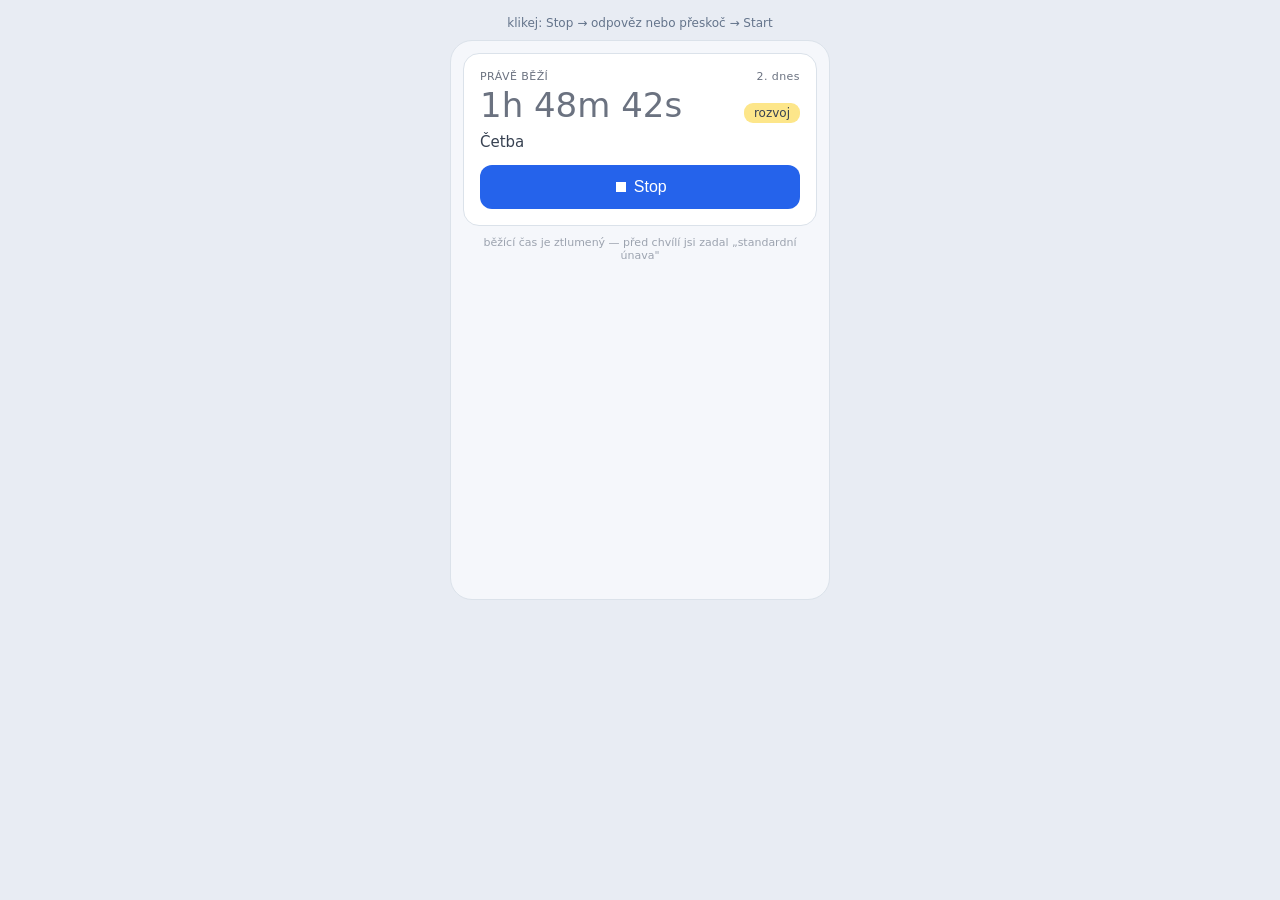
<file: dbci/mockup_prechod.html>
<!DOCTYPE html>
<html lang="cs">
<head>
<meta charset="UTF-8">
<meta name="viewport" content="width=device-width, initial-scale=1.0">
<title>dBCI — přechod stop → M1/M2 → start (mockup)</title>
<style>
  * { box-sizing:border-box; -webkit-tap-highlight-color:transparent; }
  body { margin:0; background:#e8ecf3; font-family:system-ui,-apple-system,"Segoe UI",Roboto,sans-serif; padding:16px; }
  .phone { max-width:380px; margin:0 auto; background:#f5f7fb; border-radius:22px; padding:12px; border:1px solid #dbe2ea; min-height:560px; }
  .hint { max-width:380px; margin:0 auto 10px; font-size:12px; color:#64748b; text-align:center; }
  .card { background:#fff; border:1px solid #dbe2ea; border-radius:16px; padding:16px; margin-bottom:10px; }
  .lbl { font-size:11px; color:#6b7280; letter-spacing:.04em; }
  .clock { font-size:34px; font-weight:500; color:#6b7280; font-variant-numeric:tabular-nums; }
  .tag { font-size:12px; padding:3px 10px; border-radius:9px; color:#374151; background:#fde68a; }
  .btn { background:#2563eb; color:#fff; border:none; border-radius:12px; padding:13px; font-size:16px; font-weight:500; cursor:pointer; width:100%; }
  .btn2 { background:#eef2f7; color:#6b7280; border:none; border-radius:12px; cursor:pointer; }
  input { width:100%; border:1px solid #dbe2ea; border-radius:10px; padding:11px; font-size:15px; margin-bottom:8px; }
  .mini { padding:12px 14px; background:#eef2f7; color:#374151; border:none; border-radius:10px; font-size:13px; cursor:pointer; }
  .pick { flex:1; text-align:center; background:#f5f7fb; border:1px solid #dbe2ea; border-radius:12px; padding:16px 8px; font-size:15px; color:#1f2937; cursor:pointer; }
  .pick.on { background:#2563eb; color:#fff; border-color:#2563eb; }
  .pick.on .s { color:#cfe0fb; }
  .s { font-size:11px; color:#9ca3af; margin-top:2px; }
  .sim { flex:1; padding:11px 0; border-radius:10px; border:1px solid #dbe2ea; background:#fff; font-size:12px; color:#374151; cursor:pointer; }
  .sim.on { background:#2563eb; color:#fff; border-color:#2563eb; }
  .skip { width:100%; background:none; border:none; color:#9ca3af; font-size:13px; padding:8px; cursor:pointer; }
  .q { font-size:14px; color:#1f2937; margin-bottom:9px; }
  .step { font-size:11px; color:#9ca3af; margin-bottom:9px; }
  .saved { background:#ecfdf5; border:1px solid #a7f3d0; border-radius:12px; padding:11px 13px; margin-bottom:10px; font-size:13px; color:#065f46; }
  .row { display:flex; gap:8px; }
  .note { font-size:11px; color:#9ca3af; text-align:center; margin-top:8px; }
</style>
</head>
<body>
<div class="hint">klikej: Stop → odpověz nebo přeskoč → Start</div>
<div class="phone" id="app"></div>

<script>
var state=0, t=6521;

function fmt(x){var h=Math.floor(x/3600),m=Math.floor(x%3600/60),s=x%60;
  return (h?h+'h ':'')+m+'m '+(s<10?'0':'')+s+'s';}

function view(){
  var a=document.getElementById('app');

  if(state===0){
    a.innerHTML='<div class="card">'
      +'<div style="display:flex;justify-content:space-between;"><div class="lbl">PRÁVĚ BĚŽÍ</div><div class="lbl">2. dnes</div></div>'
      +'<div style="display:flex;align-items:baseline;justify-content:space-between;margin:2px 0 8px;">'
        +'<div class="clock" id="ck">'+fmt(t)+'</div><span class="tag">rozvoj</span></div>'
      +'<div style="font-size:15px;color:#374151;margin-bottom:14px;">Četba</div>'
      +'<button class="btn" onclick="go(1)">⏹ Stop</button>'
    +'</div>'
    +'<div class="note">běžící čas je ztlumený — před chvílí jsi zadal „standardní únava"</div>';
    return;
  }

  if(state===1){
    a.innerHTML='<div class="saved">✓ Četba uložena · 1h 48m 41s · 21:30–23:18</div>'
    +'<div class="card">'
      +'<input value="" placeholder="Popis aktivity" id="d">'
      +'<input value="" placeholder="Tag / kategorie">'
      +'<div class="row" style="align-items:center;">'
        +'<button class="btn" style="flex:1;" onclick="go(2)">▶ Start</button>'
        +'<button class="mini">Now</button><button class="mini">Last</button>'
      +'</div>'
    +'</div>'
    +'<div class="note">M1/M2 se ptá až PO startu (volitelné v Nastavení)<br>napiš cokoli a dej Start</div>';
    return;
  }

  if(state===2){
    a.innerHTML='<div class="card" style="border-color:#2563eb;">'
      +'<div class="step">RYCHLÁ OTÁZKA · lze přeskočit</div>'
      +'<div class="q">Kterou je teď snazší začít?</div>'
      +'<div class="row" style="margin-bottom:16px;">'
        +'<button class="pick" id="p1">Maily<div class="s">work - admin</div></button>'
        +'<button class="pick" id="p2">Procházka<div class="s">pohyb</div></button>'
      +'</div>'
      +'<div class="q">V jakém vztahu jsou tyhle dvě?</div>'
      +'<div class="row" id="simrow">'
        +'<button class="sim">vůbec</button><button class="sim">trochu</button>'
        +'<button class="sim">dost</button><button class="sim">velmi</button>'
      +'</div>'
      +'<button class="skip" onclick="go(3)">Přeskočit</button>'
    +'</div>'
    +'<div class="note">nová aktivita už mezitím běží — pod tímhle panelem<br>ani jedna z dvojice není ta právě stopnutá (recency)</div>';

    document.querySelectorAll('#p1,#p2').forEach(function(b){
      b.onclick=function(){
        document.querySelectorAll('#p1,#p2').forEach(function(x){x.classList.remove('on');});
        b.classList.add('on'); check();
      };
    });
    document.querySelectorAll('#simrow .sim').forEach(function(b){
      b.onclick=function(){
        document.querySelectorAll('#simrow .sim').forEach(function(x){x.classList.remove('on');});
        b.classList.add('on'); check();
      };
    });
    return;
  }

  if(state===3){
    t=17;
    a.innerHTML='<div class="card">'
      +'<div style="display:flex;justify-content:space-between;"><div class="lbl">PRÁVĚ BĚŽÍ</div><div class="lbl">1. dnes</div></div>'
      +'<div style="display:flex;align-items:baseline;justify-content:space-between;margin:2px 0 8px;">'
        +'<div class="clock" style="color:#1f2937;" id="ck">'+fmt(t)+'</div><span class="tag" style="background:#e9d5ff;">rutina</span></div>'
      +'<div style="font-size:15px;color:#374151;margin-bottom:14px;">Příprava na spánek</div>'
      +'<button class="btn" onclick="reset()">⏹ Stop</button>'
    +'</div>'
    +'<div class="note">hotovo — tři tapy: Stop → Start → odpověď<br><a href="#" onclick="reset();return false;" style="color:#2563eb;">začít znovu</a></div>';
  }
}

function check(){
  var a=document.querySelector('#p1.on,#p2.on'), b=document.querySelector('#simrow .sim.on');
  if(a&&b) setTimeout(function(){go(3);},450);
}
function go(s){state=s;view();}
function reset(){state=0;t=6521;view();}

setInterval(function(){
  if(state===0||state===3){t++;var c=document.getElementById('ck');if(c)c.textContent=fmt(t);}
},1000);

view();
</script>
</body>
</html>
</file>
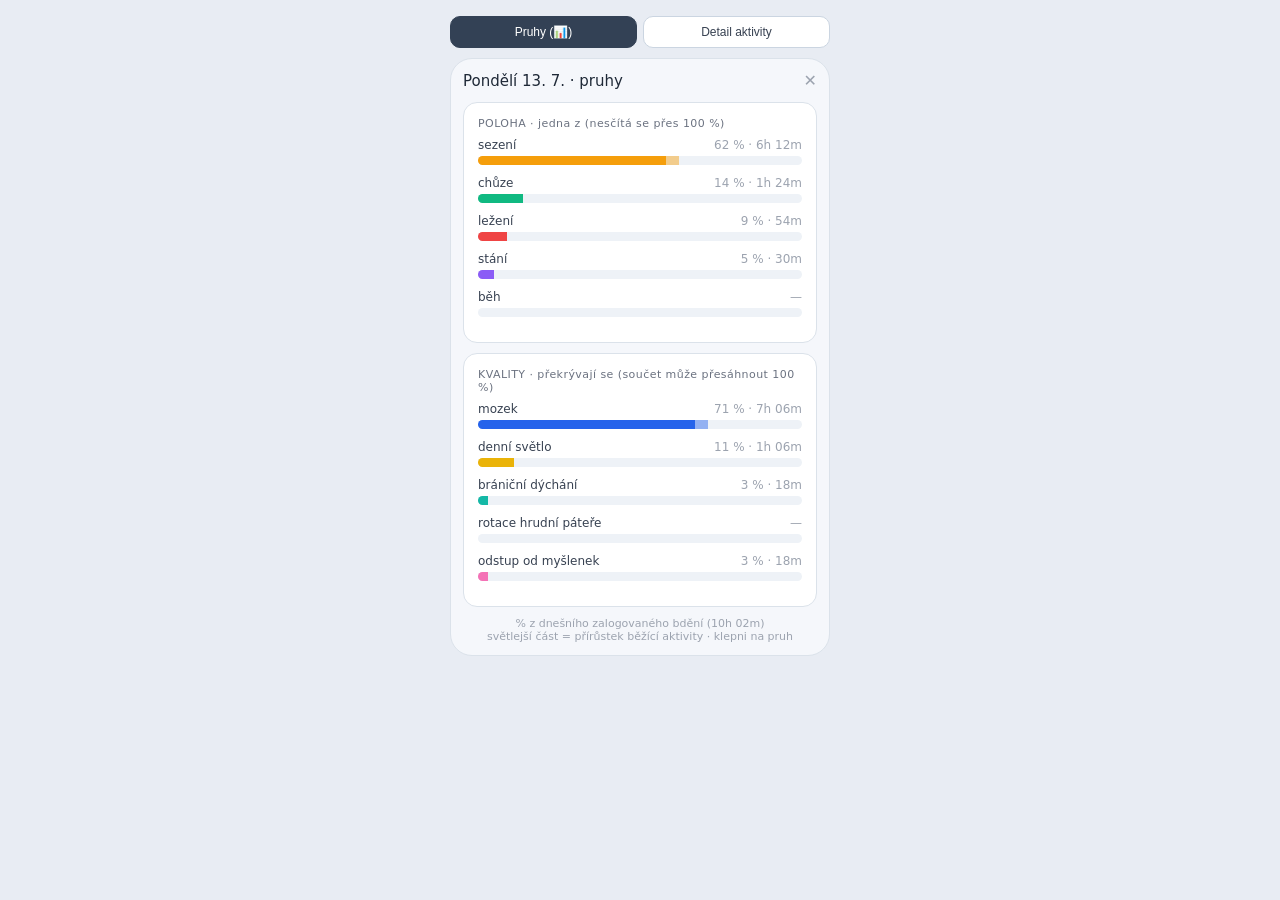
<file: dbci/mockup_pruhy_detail.html>
<!DOCTYPE html>
<html lang="cs">
<head>
<meta charset="UTF-8">
<meta name="viewport" content="width=device-width, initial-scale=1.0">
<title>dBCI — pruhy a detail aktivity (mockup)</title>
<style>
  * { box-sizing:border-box; -webkit-tap-highlight-color:transparent; }
  body { margin:0; background:#e8ecf3; font-family:system-ui,-apple-system,"Segoe UI",Roboto,sans-serif; padding:16px; }
  .wrap { max-width:380px; margin:0 auto; }
  .nav { display:flex; gap:6px; margin-bottom:10px; }
  .nav button { flex:1; padding:8px; border-radius:10px; border:1px solid #cbd5e1; background:#fff; font-size:12px; color:#374151; cursor:pointer; }
  .nav button.on { background:#334155; color:#fff; border-color:#334155; }
  .phone { background:#f5f7fb; border-radius:22px; padding:12px; border:1px solid #dbe2ea; min-height:520px; }
  .hd { display:flex; align-items:center; justify-content:space-between; margin-bottom:12px; }
  .hd .t { font-size:15px; font-weight:500; color:#1f2937; }
  .x { color:#9ca3af; font-size:16px; cursor:pointer; }
  .card { background:#fff; border:1px solid #dbe2ea; border-radius:14px; padding:14px; margin-bottom:10px; }
  .lbl { font-size:11px; color:#6b7280; letter-spacing:.04em; margin-bottom:8px; }
  .bar { margin-bottom:11px; cursor:pointer; }
  .bl { display:flex; justify-content:space-between; font-size:12px; margin-bottom:4px; }
  .bl .n { color:#374151; font-weight:500; }
  .bl .v { color:#9ca3af; font-variant-numeric:tabular-nums; }
  .track { height:9px; background:#eef2f7; border-radius:5px; overflow:hidden; display:flex; }
  .fill { height:100%; }
  .live { height:100%; opacity:.45; }
  .expand { background:#f8fafc; border-radius:8px; padding:9px 11px; margin-top:6px; }
  .er { display:flex; justify-content:space-between; font-size:12px; color:#6b7280; padding:2px 0; }
  .sec { font-size:11px; color:#9ca3af; margin:14px 0 7px; }
  .note { font-size:11px; color:#9ca3af; text-align:center; margin-top:10px; }
  /* detail */
  .big { font-size:30px; font-weight:500; color:#1f2937; font-variant-numeric:tabular-nums; }
  .tag { font-size:12px; padding:3px 10px; border-radius:9px; color:#374151; background:#fde68a; }
  .meta { display:flex; justify-content:space-between; font-size:13px; padding:6px 0; border-bottom:1px solid #f1f5f9; }
  .meta span:first-child { color:#9ca3af; }
  .meta span:last-child { color:#374151; font-variant-numeric:tabular-nums; }
  .qr { display:flex; gap:5px; margin:12px 0; }
  .q { flex:1; padding:9px 4px; border-radius:9px; border:1px solid #dbe2ea; background:#fff; font-size:11px; color:#6b7280; cursor:pointer; }
  .q.on { background:#fef3c7; border-color:#fcd34d; color:#92400e; }
  .q.w { flex:0 0 34px; }
  .grid6 { display:grid; grid-template-columns:repeat(6,1fr); gap:4px; margin:8px 0 4px; }
  .grid6 button { padding:8px 0; border-radius:8px; border:1px solid #dbe2ea; background:#fff; font-size:11px; color:#374151; cursor:pointer; }
  .nt { background:#f8fafc; border:1px solid #eef2f7; border-radius:10px; padding:10px; font-size:12px; color:#475569; margin-bottom:6px; white-space:pre-line; }
  .ico { display:flex; gap:12px; color:#6b7280; font-size:17px; }
  .dot { font-size:8px; }
  .warn { font-size:11px; color:#92400e; background:#fef3c7; border-radius:8px; padding:7px 10px; margin-top:8px; }
</style>
</head>
<body>
<div class="wrap">
  <div class="nav">
    <button class="on" id="n1">Pruhy (📊)</button>
    <button id="n2">Detail aktivity</button>
  </div>
  <div class="phone" id="app"></div>
</div>

<script>
var open=null;

var bars=[
  {n:'sezení', p:62, m:'6h 12m', c:'#f59e0b', live:4, pos:1,
   sub:[['Vývoj aplikace','3h 20m'],['Maily','1h 42m'],['Oběd','12m'],['Četba','58m']]},
  {n:'chůze', p:14, m:'1h 24m', c:'#10b981', pos:1,
   sub:[['Přesun Škola z Domov','48m'],['Procházka','21m'],['Nákup','15m']]},
  {n:'ležení', p:9, m:'54m', c:'#ef4444', pos:1,
   sub:[['Odpočinek s mobilem','54m']]},
  {n:'stání', p:5, m:'30m', c:'#8b5cf6', pos:1, sub:[['Vaření','30m']]},
  {n:'běh', p:0, m:'0m', c:'#06b6d4', pos:1, sub:[]},
  {n:'mozek', p:71, m:'7h 06m', c:'#2563eb', live:4,
   sub:[['Vývoj aplikace','3h 20m'],['Maily','1h 42m'],['Četba','58m'],['Přednáška','1h 06m']]},
  {n:'denní světlo', p:11, m:'1h 06m', c:'#eab308',
   sub:[['Přesun Škola z Domov','48m'],['Procházka','18m']]},
  {n:'brániční dýchání', p:3, m:'18m', c:'#14b8a6', sub:[['Procházka','18m']]},
  {n:'rotace hrudní páteře', p:0, m:'0m', c:'#a855f7', sub:[]},
  {n:'odstup od myšlenek', p:3, m:'18m', c:'#f472b6', sub:[['Procházka','18m']]}
];

function barHtml(b,i){
  var h='<div class="bar" onclick="tog('+i+')">'
    +'<div class="bl"><span class="n">'+b.n+'</span><span class="v">'+(b.p?b.p+' % · '+b.m:'—')+'</span></div>'
    +'<div class="track">';
  if(b.p){
    h+='<div class="fill" style="width:'+(b.p-(b.live||0))+'%;background:'+b.c+';"></div>';
    if(b.live) h+='<div class="live" style="width:'+b.live+'%;background:'+b.c+';"></div>';
  }
  h+='</div>';
  if(open===i){
    h+='<div class="expand">';
    if(b.sub.length) b.sub.forEach(function(s){h+='<div class="er"><span>'+s[0]+'</span><span>'+s[1]+'</span></div>';});
    else h+='<div class="er" style="color:#cbd5e1;"><span>žádná aktivita</span></div>';
    h+='</div>';
  }
  return h+'</div>';
}

function pruhy(){
  var h='<div class="hd"><span class="t">Pondělí 13. 7. · pruhy</span><span class="x">✕</span></div>'
    +'<div class="card">'
    +'<div class="lbl">POLOHA · jedna z (nesčítá se přes 100 %)</div>';
  bars.forEach(function(b,i){ if(b.pos) h+=barHtml(b,i); });
  h+='</div><div class="card"><div class="lbl">KVALITY · překrývají se (součet může přesáhnout 100 %)</div>';
  bars.forEach(function(b,i){ if(!b.pos) h+=barHtml(b,i); });
  h+='</div>'
    +'<div class="note">% z dnešního zalogovaného bdění (10h 02m)<br>světlejší část = přírůstek běžící aktivity · klepni na pruh</div>';
  document.getElementById('app').innerHTML=h;
}

function tog(i){ open = (open===i)?null:i; pruhy(); }

function detail(){
  document.getElementById('app').innerHTML=
   '<div class="hd"><span class="x">‹</span><div class="ico"><span>✎</span><span>🗑</span></div></div>'
  +'<div class="card">'
    +'<div style="display:flex;align-items:baseline;justify-content:space-between;margin-bottom:4px;">'
      +'<div class="big" id="dlen">1h 48m 41s</div><span class="tag">work - VVČ - článek</span></div>'
    +'<div style="font-size:15px;color:#374151;margin-bottom:12px;">work - 5. hit</div>'
    +'<div class="meta"><span>délka vs. obvykle</span><span id="pct">78. percentil</span></div>'
    +'<div class="meta"><span>obvyklé rozpětí (Q1–Q3)</span><span>45–125m</span></div>'
    +'<div class="meta" style="border:none;"><span>z kolika</span><span>24 výskytů</span></div>'
  +'</div>'

  +'<div class="card">'
    +'<div class="lbl">ZAČÁTEK</div>'
    +'<input type="datetime-local" id="s1" value="2026-07-13T21:30" style="width:100%;border:1px solid #dbe2ea;border-radius:9px;padding:10px;font-size:14px;margin-bottom:6px;">'
    +'<div class="grid6">'
      +'<button onclick="mv(\'s1\',60)">+60</button><button onclick="mv(\'s1\',30)">+30</button><button onclick="mv(\'s1\',15)">+15</button>'
      +'<button onclick="mv(\'s1\',10)">+10</button><button onclick="mv(\'s1\',5)">+5</button><button onclick="mv(\'s1\',1)">+1</button>'
      +'<button onclick="mv(\'s1\',-60)">−60</button><button onclick="mv(\'s1\',-30)">−30</button><button onclick="mv(\'s1\',-15)">−15</button>'
      +'<button onclick="mv(\'s1\',-10)">−10</button><button onclick="mv(\'s1\',-5)">−5</button><button onclick="mv(\'s1\',-1)">−1</button>'
    +'</div>'
    +'<div style="display:flex;gap:6px;margin-top:6px;">'
      +'<button style="flex:1;padding:8px;border-radius:8px;border:1px solid #dbe2ea;background:#eef2f7;font-size:12px;color:#374151;cursor:pointer;" onclick="nowBtn(\'s1\')">Now</button>'
      +'<button style="flex:1;padding:8px;border-radius:8px;border:1px solid #dbe2ea;background:#eef2f7;font-size:12px;color:#374151;cursor:pointer;" onclick="lastBtn()">Last</button>'
    +'</div>'

    +'<div class="lbl" style="margin-top:14px;">KONEC</div>'
    +'<input type="datetime-local" id="s2" value="2026-07-13T23:18" style="width:100%;border:1px solid #dbe2ea;border-radius:9px;padding:10px;font-size:14px;margin-bottom:6px;">'
    +'<div class="grid6">'
      +'<button onclick="mv(\'s2\',60)">+60</button><button onclick="mv(\'s2\',30)">+30</button><button onclick="mv(\'s2\',15)">+15</button>'
      +'<button onclick="mv(\'s2\',10)">+10</button><button onclick="mv(\'s2\',5)">+5</button><button onclick="mv(\'s2\',1)">+1</button>'
      +'<button onclick="mv(\'s2\',-60)">−60</button><button onclick="mv(\'s2\',-30)">−30</button><button onclick="mv(\'s2\',-15)">−15</button>'
      +'<button onclick="mv(\'s2\',-10)">−10</button><button onclick="mv(\'s2\',-5)">−5</button><button onclick="mv(\'s2\',-1)">−1</button>'
    +'</div>'
    +'<div style="display:flex;gap:6px;margin-top:6px;">'
      +'<button style="flex:1;padding:8px;border-radius:8px;border:1px solid #dbe2ea;background:#eef2f7;font-size:12px;color:#374151;cursor:pointer;" onclick="nowBtn(\'s2\')">Now</button>'
    +'</div>'
    +'<div id="warn"></div>'
    +'<div class="note" style="margin-top:8px;">klepni na datum/čas → nativní picker (na mobilu kolečko h/min)<br>tlačítka posouvají o minuty · délka se přepočítá</div>'
  +'</div>'

  +'<div class="card">'
    +'<div class="lbl">RYCHLÉ</div>'
    +'<div class="qr">'
      +'<button class="q">🔋 únava</button>'
      +'<button class="q">💨 zívnutí</button>'
      +'<button class="q on">⚠️ zásek</button>'
      +'<button class="q w">⋯</button>'
    +'</div>'
  +'</div>'

  +'<div class="card">'
    +'<div class="lbl">POZNÁMKY · 1</div>'
    +'<div class="nt">1-5 příprava práce\n5-75 zkoušel 3x studenty\n75-80 zapsal známky</div>'
    +'<button style="width:100%;padding:9px;border-radius:8px;border:1px dashed #cbd5e1;background:#fff;font-size:12px;color:#9ca3af;cursor:pointer;">+ poznámka</button>'
  +'</div>'

  +'<div class="card">'
    +'<div class="lbl">INDIKÁTORY</div>'
    +'<div style="display:flex;gap:14px;font-size:11px;color:#6b7280;flex-wrap:wrap;">'
      +'<span><span class="dot" style="color:#f59e0b;">●</span> zásek</span>'
      +'<span><span class="dot" style="color:#94a3b8;">●</span> poznámka</span>'
      +'<span><span class="dot" style="color:#a78bfa;">●</span> flagy 2·3</span>'
      +'<span style="color:#cbd5e1;"><span class="dot">○</span> sázka</span>'
      +'<span style="color:#cbd5e1;"><span class="dot">○</span> hodnota</span>'
      +'<span><span class="dot" style="color:#64748b;">●</span> private</span>'
    +'</div>'
    +'<div class="warn">běžící aktivitu nelze smazat · poznámky lze přidávat</div>'
  +'</div>';
  recalc();
}

function mv(id,min){
  var el=document.getElementById(id);
  var d=new Date(el.value);
  d.setMinutes(d.getMinutes()+min);
  el.value=d.toISOString().slice(0,16);
  recalc();
}
function nowBtn(id){
  var d=new Date();
  document.getElementById(id).value=d.toISOString().slice(0,16);
  recalc();
}
function lastBtn(){
  document.getElementById('s1').value='2026-07-13T21:24';
  recalc();
}
function recalc(){
  var a=new Date(document.getElementById('s1').value), b=new Date(document.getElementById('s2').value);
  var sec=Math.round((b-a)/1000), w=document.getElementById('warn');
  if(sec<0){
    document.getElementById('dlen').textContent='—';
    w.innerHTML='<div class="warn" style="margin-top:8px;">konec je před začátkem</div>';
    return;
  }
  var h=Math.floor(sec/3600), m=Math.floor(sec%3600/60), s=sec%60;
  document.getElementById('dlen').textContent=(h?h+'h ':'')+m+'m '+(s<10?'0':'')+s+'s';
  var mins=sec/60;
  var p = mins<45 ? Math.round(mins/45*25) : mins>125 ? 97 : Math.round(25+(mins-45)/80*50);
  document.getElementById('pct').textContent = mins>200 ? 'odlehlá · '+(mins/85).toFixed(1)+'× obvyklé' : p+'. percentil';
  w.innerHTML = (mins>200) ? '<div class="warn" style="margin-top:8px;background:#fef3c7;color:#92400e;">odlehlá hodnota — percentil se neuvádí</div>' : '';
}

document.getElementById('n1').onclick=function(){
  this.classList.add('on'); document.getElementById('n2').classList.remove('on'); open=null; pruhy();
};
document.getElementById('n2').onclick=function(){
  this.classList.add('on'); document.getElementById('n1').classList.remove('on'); detail();
};
pruhy();
</script>
</body>
</html>
</file>
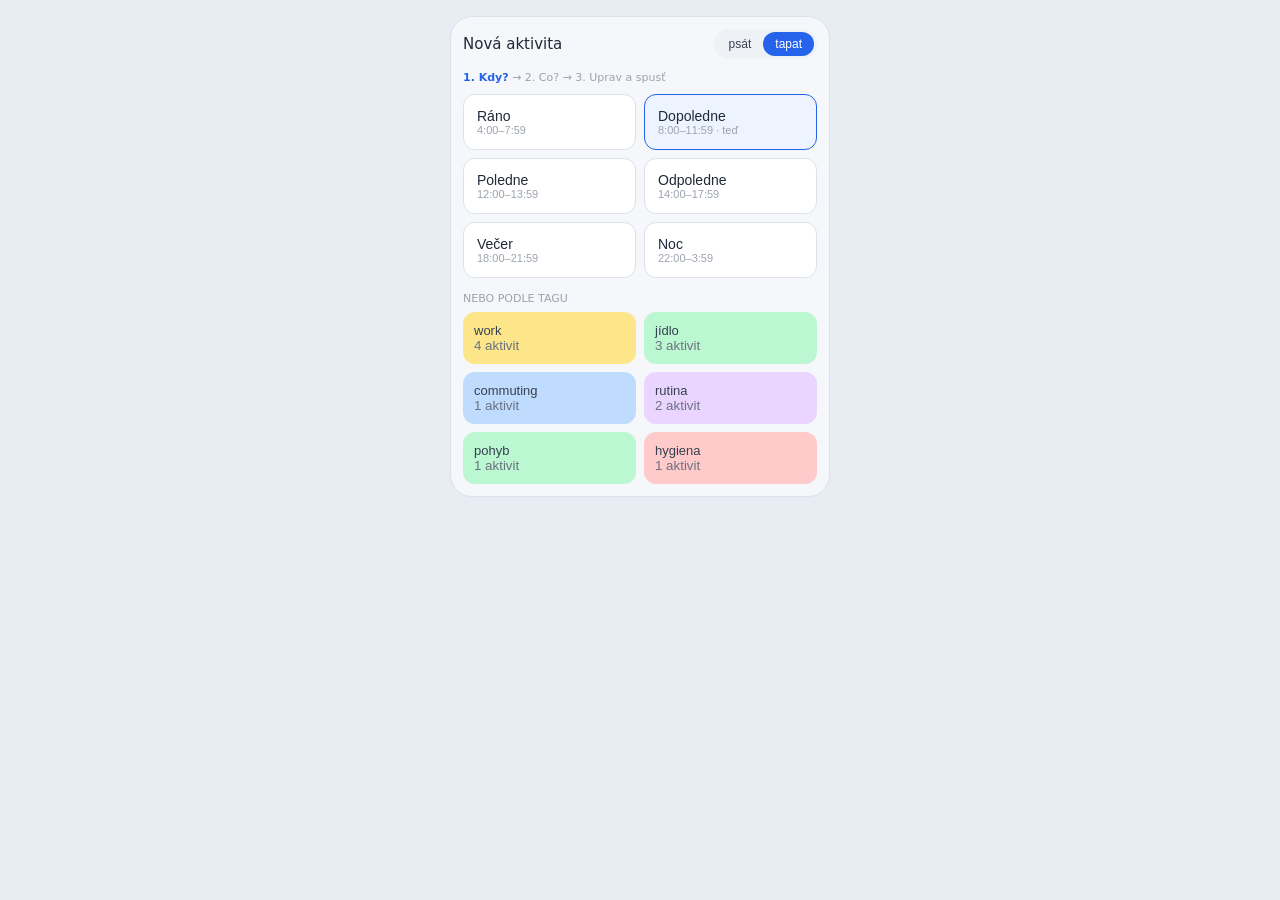
<file: dbci/mockup_vstup.html>
<!DOCTYPE html>
<html lang="cs">
<head>
<meta charset="UTF-8">
<meta name="viewport" content="width=device-width, initial-scale=1.0">
<title>dBCI — vstup aktivity (mockup)</title>
<style>
  * { box-sizing:border-box; -webkit-tap-highlight-color:transparent; }
  body { margin:0; background:#e8ecf3; font-family:system-ui,-apple-system,"Segoe UI",Roboto,sans-serif; padding:16px; }
  .phone { max-width:380px; margin:0 auto; background:#f5f7fb; border-radius:22px; padding:12px; border:1px solid #dbe2ea; }
  .hd { display:flex; align-items:center; justify-content:space-between; margin-bottom:12px; }
  .hd .t { font-size:15px; font-weight:500; color:#1f2937; }
  .seg { display:flex; background:#eef2f7; border-radius:20px; padding:3px; }
  .seg button { padding:5px 12px; border-radius:16px; border:none; background:transparent; font-size:12px; color:#374151; cursor:pointer; }
  .seg button.on { background:#2563eb; color:#fff; }
  .steps { font-size:11px; color:#9ca3af; margin-bottom:10px; }
  .card { background:#fff; border:1px solid #dbe2ea; border-radius:14px; padding:14px; }
  input { width:100%; border:1px solid #dbe2ea; border-radius:10px; padding:11px; font-size:15px; margin-bottom:8px; }
  .btn { width:100%; background:#2563eb; color:#fff; border:none; border-radius:12px; padding:13px; font-size:16px; font-weight:500; cursor:pointer; }
  .row2 { display:flex; gap:8px; align-items:center; }
  .mini { padding:12px 14px; background:#eef2f7; color:#374151; border:none; border-radius:10px; font-size:13px; cursor:pointer; }
  .grid { display:grid; grid-template-columns:1fr 1fr; gap:8px; }
  .win { text-align:left; background:#fff; border:1px solid #dbe2ea; border-radius:12px; padding:13px; cursor:pointer; }
  .win.now { border-color:#2563eb; background:#eef4ff; }
  .win .n { font-size:14px; font-weight:500; color:#1f2937; }
  .win .h { font-size:11px; color:#9ca3af; }
  .sec { font-size:11px; color:#9ca3af; margin:14px 0 7px; }
  .act { display:flex; align-items:center; justify-content:space-between; width:100%; background:#fff; border:1px solid #dbe2ea; border-radius:12px; padding:11px 13px; margin-bottom:6px; cursor:pointer; }
  .act .n { font-size:14px; color:#1f2937; text-align:left; }
  .act .s { font-size:11px; color:#9ca3af; text-align:left; }
  .badge { font-size:10px; color:#2563eb; background:#eef4ff; padding:2px 7px; border-radius:6px; }
  .cnt { font-size:11px; color:#cbd5e1; }
  .back { background:none; border:none; color:#6b7280; font-size:13px; padding:4px 0 10px; cursor:pointer; }
  .tag { font-size:10px; padding:2px 8px; border-radius:7px; }
  .note { font-size:11px; color:#9ca3af; text-align:center; margin-top:10px; }
  .dd { border:1px solid #dbe2ea; border-radius:10px; background:#fff; margin:-4px 0 8px; overflow:hidden; }
  .dd div { padding:9px 11px; font-size:13px; color:#374151; border-bottom:1px solid #f1f5f9; cursor:pointer; }
  .dd div:last-child { border-bottom:none; }
  .dd .tg { font-size:10px; color:#9ca3af; margin-left:6px; }
</style>
</head>
<body>
<div class="phone">
  <div class="hd">
    <span class="t">Nová aktivita</span>
    <div class="seg">
      <button id="bType">psát</button>
      <button id="bTap" class="on">tapat</button>
    </div>
  </div>
  <div class="steps" id="steps"></div>
  <div id="pane"></div>
</div>

<script>
var windows=[['Ráno','4:00–7:59'],['Dopoledne','8:00–11:59'],['Poledne','12:00–13:59'],
             ['Odpoledne','14:00–17:59'],['Večer','18:00–21:59'],['Noc','22:00–3:59']];
var nowWin='Dopoledne';

var acts={
  'Ráno':[['Sprcha','rutina',20],['Snídaně','jídlo',19],['Přesun Škola z Domov','commuting',9]],
  'Dopoledne':[['Přesun Škola z Domov','commuting',18],['work - 5. hit','work - VVČ - článek',12],['Přednáška','work - výuka',7],['Káva s kolegou','vztahy',3]],
  'Poledne':[['Oběd','jídlo',22],['Procházka','pohyb',5]],
  'Odpoledne':[['Vývoj aplikace','work - projekt',15],['Maily','work - admin',11]],
  'Večer':[['Večeře','jídlo',17],['Četba','rozvoj',8],['Socializace','vztahy',6]],
  'Noc':[['Příprava na spánek','rutina',14],['Čištění zubů','hygiena',31]]
};
var tagCats={
  'work':[['work - 5. hit','work - VVČ - článek',12],['Vývoj aplikace','work - projekt',15],['Maily','work - admin',11],['Přednáška','work - výuka',7]],
  'jídlo':[['Oběd','jídlo',22],['Večeře','jídlo',17],['Snídaně','jídlo',19]],
  'commuting':[['Přesun Škola z Domov','commuting',18]],
  'rutina':[['Sprcha','rutina',20],['Příprava na spánek','rutina',14]],
  'pohyb':[['Procházka','pohyb',5]],
  'hygiena':[['Čištění zubů','hygiena',31]]
};
var tagColor={'work':'#fde68a','jídlo':'#bbf7d0','commuting':'#bfdbfe','rutina':'#e9d5ff','pohyb':'#bbf7d0','hygiena':'#fecaca','vztahy':'#fbcfe8','rozvoj':'#ddd6fe'};
function tcol(t){ var p=(t||'').split(' - ')[0]; return tagColor[p]||'#eef2f7'; }

var pane=document.getElementById('pane'), steps=document.getElementById('steps');

function renderWindows(){
  steps.innerHTML='<b style="color:#2563eb;">1. Kdy?</b> → 2. Co? → 3. Uprav a spusť';
  var h='<div class="grid">';
  windows.forEach(function(w){
    h+='<button class="win '+(w[0]===nowWin?'now':'')+'" data-w="'+w[0]+'"><div class="n">'+w[0]+'</div><div class="h">'+w[1]+(w[0]===nowWin?' · teď':'')+'</div></button>';
  });
  h+='</div>';
  h+='<div class="sec">NEBO PODLE TAGU</div><div class="grid">';
  Object.keys(tagCats).forEach(function(k){
    h+='<button class="tg" data-k="'+k+'" style="text-align:left;background:'+tcol(k)+';border:none;border-radius:12px;padding:11px;cursor:pointer;"><div class="n" style="font-size:13px;font-weight:500;color:#374151;">'+k+'</div><div class="h" style="color:#6b7280;">'+tagCats[k].length+' aktivit</div></button>';
  });
  h+='</div>';
  pane.innerHTML=h;
  pane.querySelectorAll('.win').forEach(function(b){b.onclick=function(){renderActs(b.dataset.w,acts[b.dataset.w]);};});
  pane.querySelectorAll('.tg').forEach(function(b){b.onclick=function(){renderActs(b.dataset.k,tagCats[b.dataset.k]);};});
}

function renderActs(label,list){
  steps.innerHTML='1. '+label+' → <b style="color:#2563eb;">2. Co?</b> → 3. Uprav a spusť';
  var s=list.slice().sort(function(a,b){return b[2]-a[2];});
  var h='<button class="back" id="back">‹ zpět</button>';
  s.forEach(function(a,i){
    h+='<button class="act" data-n="'+a[0]+'" data-t="'+a[1]+'"><div><div class="n">'+a[0]+'</div><div class="s">'+a[1]+'</div></div>'
      + (i===0?'<span class="badge">nejčastější</span>':'<span class="cnt">'+a[2]+'×</span>')+'</button>';
  });
  h+='<div class="note">řazeno podle četnosti · ✎ upravit dlaždice</div>';
  pane.innerHTML=h;
  document.getElementById('back').onclick=renderWindows;
  pane.querySelectorAll('.act').forEach(function(b){b.onclick=function(){renderFields(b.dataset.n,b.dataset.t,label);};});
}

function renderFields(n,t,label){
  steps.innerHTML='1. '+label+' → 2. '+n+' → <b style="color:#2563eb;">3. Uprav a spusť</b>';
  pane.innerHTML='<button class="back" id="back2">‹ zpět na výběr</button>'
    +'<div class="card" style="border-color:#2563eb;">'
      +'<div class="note" style="text-align:left;margin:0 0 8px;">předvyplněno tapnutím — uprav cokoli, nebo nech být</div>'
      +'<input value="'+n+'"><input value="'+t+'">'
      +'<button class="btn">▶ Start</button>'
    +'</div>'
    +'<div class="note">stejná dvě pole jako při psaní — tapání jen ušetřilo klávesnici</div>';
  document.getElementById('back2').onclick=function(){renderActs(label,acts[label]||tagCats[label]);};
}

function renderType(){
  steps.innerHTML='';
  pane.innerHTML='<div class="card">'
    +'<input id="d" placeholder="Popis aktivity (napiš pár znaků…)" autocomplete="off">'
    +'<div id="dd"></div>'
    +'<input id="tg" placeholder="Tag / kategorie">'
    +'<div class="row2" style="margin-top:2px;">'
      +'<button class="btn" style="flex:1;">▶ Start</button>'
      +'<button class="mini">Now</button><button class="mini">Last</button>'
    +'</div>'
  +'</div>'
  +'<div class="note">napiš 3 znaky (zkus „pře" nebo „ob") → našeptá se popis i poslední tag</div>';

  var all=[];
  Object.keys(acts).forEach(function(k){acts[k].forEach(function(a){ if(!all.some(function(x){return x[0]===a[0];})) all.push(a); });});

  document.getElementById('d').oninput=function(){
    var v=this.value.toLowerCase(), dd=document.getElementById('dd');
    if(v.length<3){dd.innerHTML='';return;}
    var m=all.filter(function(a){return a[0].toLowerCase().indexOf(v)===0;});
    if(!m.length){dd.innerHTML='';return;}
    var h='<div class="dd">';
    m.forEach(function(a){h+='<div data-n="'+a[0]+'" data-t="'+a[1]+'">'+a[0]+'<span class="tg">'+a[1]+'</span></div>';});
    dd.innerHTML=h+'</div>';
    dd.querySelectorAll('div[data-n]').forEach(function(b){
      b.onclick=function(){
        document.getElementById('d').value=b.dataset.n;
        document.getElementById('tg').value=b.dataset.t;
        dd.innerHTML='';
      };
    });
  };
}

document.getElementById('bTap').onclick=function(){
  this.classList.add('on'); document.getElementById('bType').classList.remove('on'); renderWindows();
};
document.getElementById('bType').onclick=function(){
  this.classList.add('on'); document.getElementById('bTap').classList.remove('on'); renderType();
};
renderWindows();
</script>
</body>
</html>
</file>
<file: TeorieSvobody.cz_css_timedara.css>
:root {
  --bg: #f7f4ed;
  --surface: #fffdf9;
  --surface-2: #f1ece1;
  --surface-3: #ebe4d4;
  --text: #1d1c19;
  --muted: #605b52;
  --line: #d9cfbc;
  --accent: #1d1c19;
  --accent-soft: #2a2823;
  --max: 1180px;
  --radius-xl: 28px;
  --radius-lg: 20px;
  --radius-md: 14px;
  --shadow: 0 20px 50px rgba(25, 24, 21, 0.06);
}

* { box-sizing: border-box; }
html { scroll-behavior: smooth; }
body {
  margin: 0;
  font-family: 'Inter', system-ui, sans-serif;
  background: linear-gradient(180deg, #faf7f0 0%, var(--bg) 100%);
  color: var(--text);
  line-height: 1.65;
}

a { color: inherit; text-decoration: none; }
p { margin: 0 0 1rem; }
ul { margin: 0; padding-left: 1.1rem; }
li + li { margin-top: 0.45rem; }

.container {
  width: min(calc(100% - 2rem), var(--max));
  margin: 0 auto;
}

.narrow {
  width: min(calc(100% - 2rem), 860px);
  margin: 0 auto;
}

.site-header {
  position: sticky;
  top: 0;
  z-index: 10;
  backdrop-filter: blur(14px);
  background: rgba(250, 247, 240, 0.78);
  border-bottom: 1px solid rgba(217, 207, 188, 0.7);
}

.nav-wrap {
  display: flex;
  align-items: center;
  justify-content: space-between;
  gap: 1rem;
  min-height: 72px;
}

.brand {
  font-weight: 800;
  letter-spacing: -0.03em;
}

.top-nav {
  display: flex;
  gap: 1rem;
  flex-wrap: wrap;
}

.top-nav a {
  color: var(--muted);
  font-size: 0.95rem;
}

.section {
  padding: 5.5rem 0;
}

.section-first {
  padding-top: 4.5rem;
}

.hero-grid,
.section-grid {
  display: grid;
  grid-template-columns: 1.25fr 0.95fr;
  gap: 2rem;
  align-items: start;
}

.section-grid.reverse {
  grid-template-columns: 0.95fr 1.25fr;
}

.eyebrow,
.section-kicker {
  display: inline-flex;
  align-items: center;
  gap: 0.5rem;
  background: rgba(235, 228, 212, 0.75);
  color: var(--accent-soft);
  border: 1px solid var(--line);
  border-radius: 999px;
  padding: 0.45rem 0.8rem;
  font-size: 0.8rem;
  font-weight: 700;
  text-transform: uppercase;
  letter-spacing: 0.08em;
  margin-bottom: 1.25rem;
}

h1, h2, h3 {
  line-height: 1.08;
  letter-spacing: -0.045em;
  margin: 0 0 1rem;
}

h1 { font-size: clamp(2.8rem, 6vw, 5.3rem); max-width: 12ch; }
h2 { font-size: clamp(2rem, 4vw, 3.3rem); max-width: 16ch; }
h3 { font-size: 1.1rem; }

.hero-lead {
  font-size: clamp(1.15rem, 2vw, 1.45rem);
  font-weight: 700;
  color: var(--accent-soft);
}

.hero-strong,
.quote-line {
  font-weight: 700;
  font-size: 1.06rem;
  color: var(--accent-soft);
}

.lead-narrow {
  font-size: 1.1rem;
  color: var(--accent-soft);
}

.section-heading p,
.section > .container p,
.lineage-list p,
.accordion-panel p,
.accordion-panel li {
  color: var(--muted);
}

.visual-card,
.quote-box {
  background: rgba(255, 253, 249, 0.8);
  border: 1px solid var(--line);
  border-radius: var(--radius-xl);
  box-shadow: var(--shadow);
}

.hero-visual,
.image-placeholder {
  min-height: 380px;
  display: grid;
  place-items: center;
  padding: 2rem;
}

.placeholder-label {
  font-size: 0.85rem;
  text-transform: uppercase;
  letter-spacing: 0.08em;
  font-weight: 700;
  color: var(--accent-soft);
  margin-bottom: 0.8rem;
}

.placeholder-note {
  max-width: 28ch;
  text-align: center;
  color: var(--muted);
}

.cta-row {
  display: flex;
  gap: 0.9rem;
  flex-wrap: wrap;
  margin-top: 1.5rem;
}

.btn {
  display: inline-flex;
  align-items: center;
  justify-content: center;
  min-height: 50px;
  padding: 0.85rem 1.15rem;
  border-radius: 999px;
  font-weight: 700;
  border: 1px solid var(--accent);
  transition: transform 0.18s ease, background 0.18s ease, color 0.18s ease;
}

.btn:hover {
  transform: translateY(-1px);
}

.btn-primary {
  background: var(--accent);
  color: #fefaf2;
}

.btn-secondary {
  background: transparent;
  color: var(--accent);
}

.chips-row {
  display: flex;
  gap: 0.7rem;
  flex-wrap: wrap;
  margin: 1.3rem 0 1.5rem;
}

.chip {
  border-radius: 999px;
  background: var(--surface-2);
  border: 1px solid var(--line);
  padding: 0.65rem 0.9rem;
  font-size: 0.92rem;
  font-weight: 600;
}

.accordion-stack {
  display: grid;
  gap: 0.9rem;
}

.accordion-item {
  border: 1px solid var(--line);
  border-radius: var(--radius-lg);
  background: rgba(255, 253, 249, 0.78);
  overflow: hidden;
  box-shadow: 0 10px 30px rgba(25, 24, 21, 0.04);
}

.accordion-trigger {
  width: 100%;
  border: 0;
  background: transparent;
  color: var(--text);
  display: flex;
  align-items: center;
  justify-content: space-between;
  gap: 1rem;
  text-align: left;
  padding: 1.1rem 1.2rem;
  font: inherit;
  font-weight: 700;
  cursor: pointer;
}

.accordion-icon {
  font-size: 1.3rem;
  color: var(--muted);
  line-height: 1;
}

.accordion-panel {
  display: grid;
  grid-template-rows: 0fr;
  transition: grid-template-rows 0.28s ease;
}

.accordion-panel > * {
  overflow: hidden;
}

.accordion-panel p,
.accordion-panel ul,
.accordion-panel a {
  padding: 0 1.2rem 1.15rem;
}

.accordion-item.open .accordion-panel {
  grid-template-rows: 1fr;
}

.accordion-item.open .accordion-icon {
  transform: rotate(45deg);
}

.text-link {
  display: inline-block;
  font-weight: 700;
}

.center { text-align: center; margin-inline: auto; }
.center-row { justify-content: center; }

.quote-box {
  padding: 1.7rem 1.5rem;
  margin-top: 1.6rem;
  text-align: center;
}

.quote-box p {
  margin: 0;
  font-size: 1.2rem;
  font-weight: 800;
  color: var(--accent-soft);
}

.lineage-list {
  display: grid;
  gap: 1rem;
  margin: 1.2rem 0 1.5rem;
}

.lineage-list > div {
  padding: 1rem 1rem 0.85rem;
  border: 1px solid var(--line);
  border-radius: var(--radius-md);
  background: rgba(255, 253, 249, 0.75);
}

.section-highlight {
  background: linear-gradient(180deg, rgba(235, 228, 212, 0.38) 0%, rgba(250, 247, 240, 0) 100%);
}

.closing-section {
  padding-bottom: 6.5rem;
}

.site-footer {
  border-top: 1px solid var(--line);
  padding: 2.5rem 0 3rem;
}

.footer-grid {
  display: grid;
  grid-template-columns: repeat(3, 1fr);
  gap: 1.5rem;
}

.footer-grid p {
  color: var(--muted);
}

@media (max-width: 980px) {
  .hero-grid,
  .section-grid,
  .section-grid.reverse,
  .footer-grid {
    grid-template-columns: 1fr;
  }

  .top-nav {
    display: none;
  }

  h1 { max-width: 14ch; }
  h2 { max-width: 100%; }

  .hero-visual,
  .image-placeholder {
    min-height: 280px;
  }
}

@media (max-width: 640px) {
  .section { padding: 4rem 0; }
  .section-first { padding-top: 3rem; }
  .container,
  .narrow { width: min(calc(100% - 1.25rem), var(--max)); }
  .btn { width: 100%; }
  .cta-row { flex-direction: column; }
}
</file>
